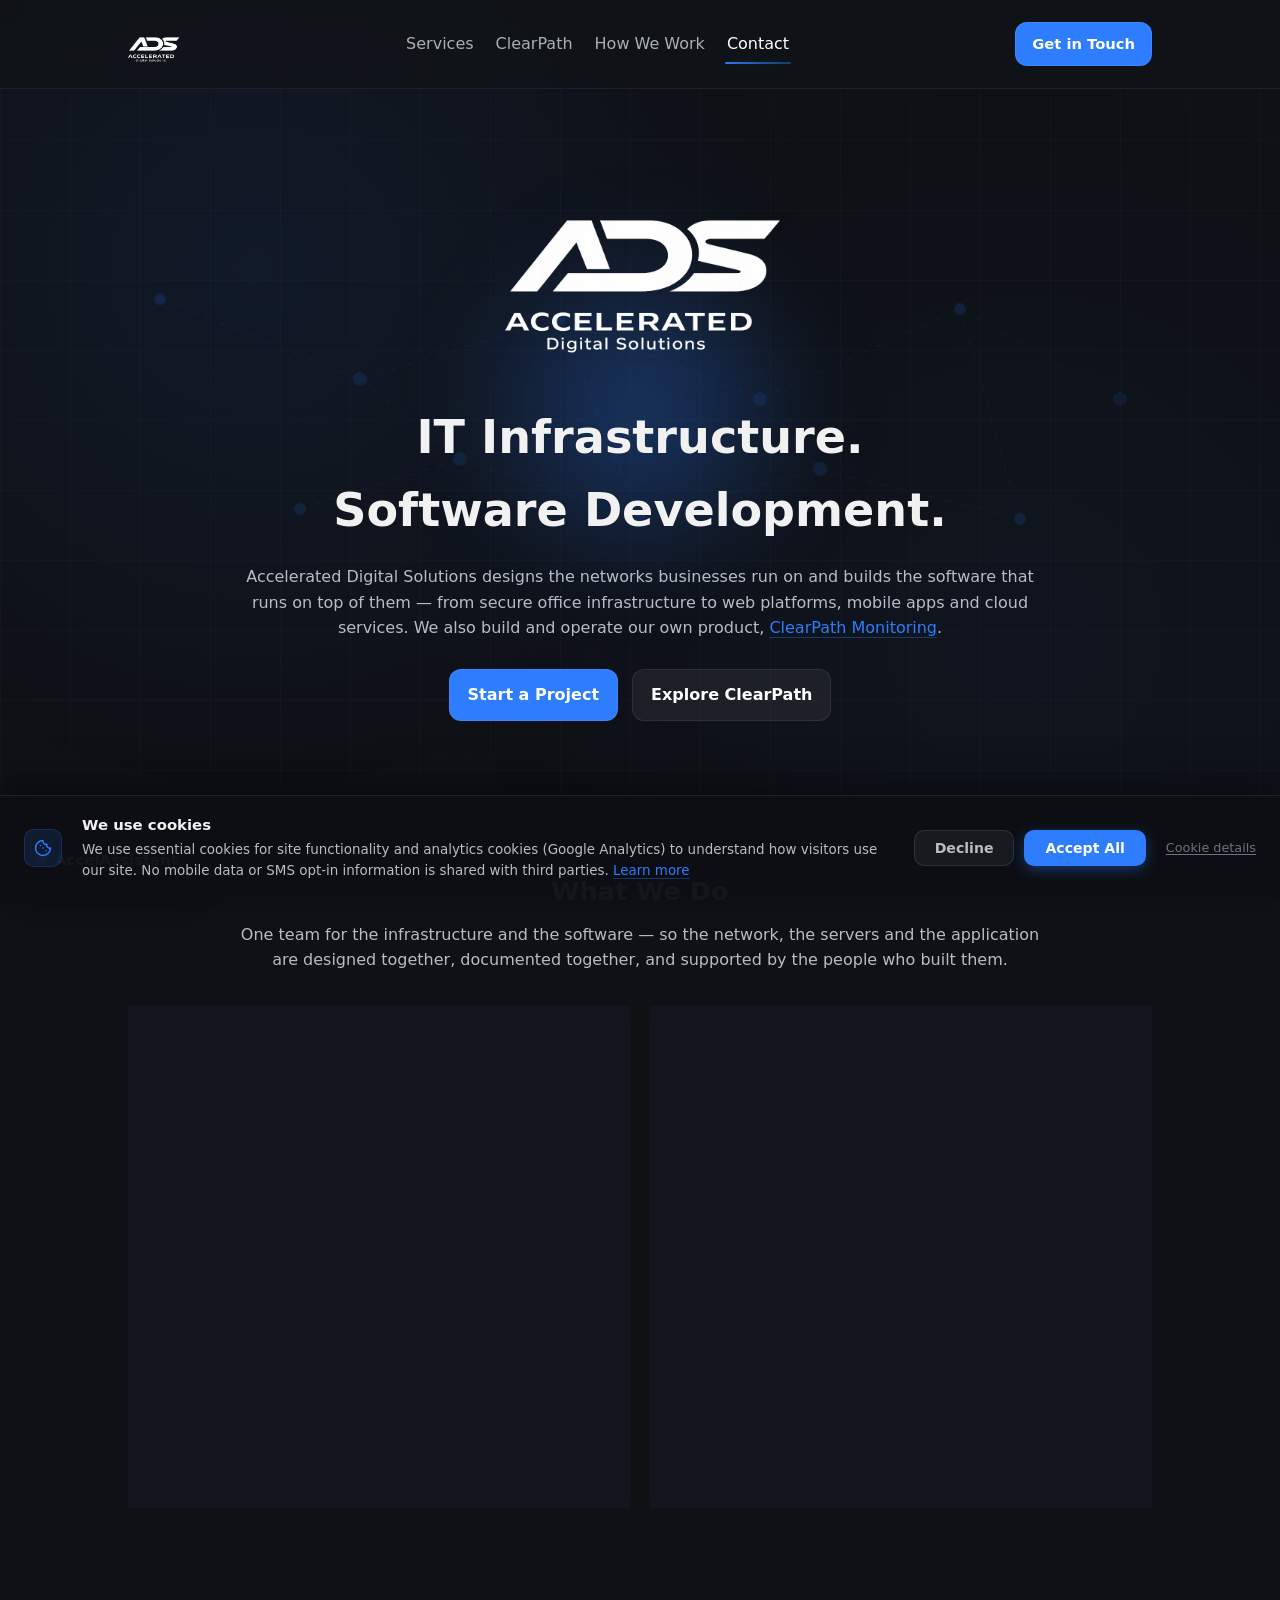
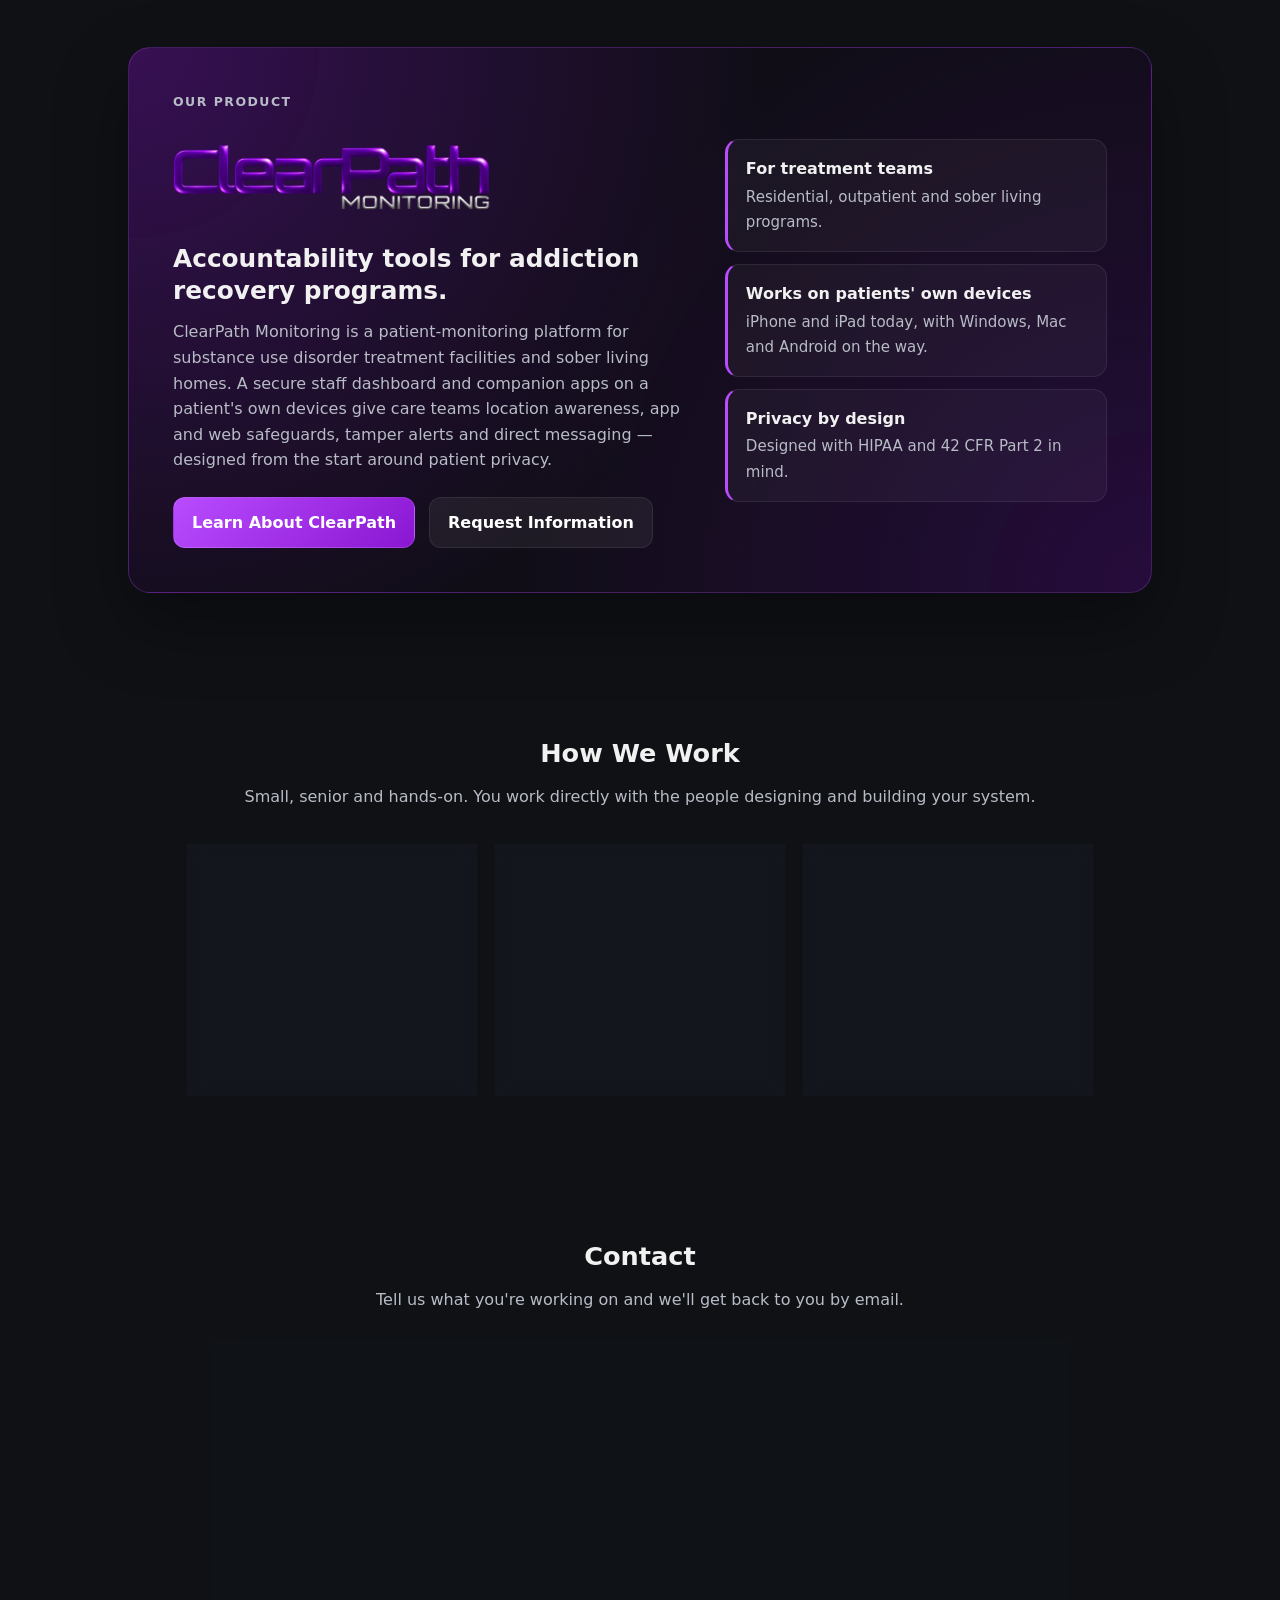
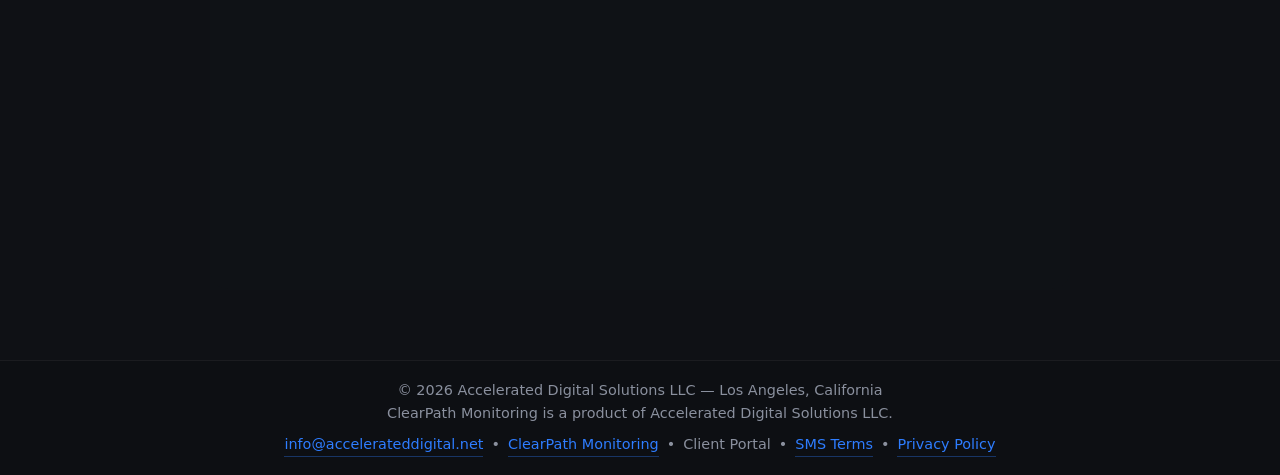
<file: index.html>
<!DOCTYPE html>
<html lang="en">
<head>
  <meta charset="UTF-8" />
  <meta name="viewport" content="width=device-width, initial-scale=1.0" />

  <title>Accelerated Digital Solutions LLC | IT Infrastructure &amp; Software Development — Los Angeles</title>
  <meta name="description" content="Accelerated Digital Solutions LLC is a Los Angeles IT infrastructure and software development company — network design, secure IT, and custom web, mobile and cloud software. Makers of ClearPath Monitoring." />
  <meta name="robots" content="index,follow" />
  <meta name="keywords" content="IT infrastructure Los Angeles, software development Los Angeles, network design, custom software, web application development, iOS app development, healthcare software, ClearPath Monitoring, Accelerated Digital Solutions" />
  <meta name="author" content="Accelerated Digital Solutions LLC" />
  <meta name="geo.region" content="US-CA" />
  <meta name="geo.placename" content="Los Angeles, California" />

  <link rel="canonical" href="https://www.accelerateddigital.net/" />

  <!-- Open Graph (Facebook, LinkedIn, iMessage previews) -->
  <meta property="og:type" content="website" />
  <meta property="og:url" content="https://www.accelerateddigital.net/" />
  <meta property="og:title" content="Accelerated Digital Solutions LLC | IT Infrastructure &amp; Software Development" />
  <meta property="og:description" content="Networks, secure IT and custom software from Los Angeles — and the team behind ClearPath Monitoring." />
  <meta property="og:image" content="https://www.accelerateddigital.net/assets/og-image.png" />
  <meta property="og:image:width" content="1200" />
  <meta property="og:image:height" content="630" />
  <meta property="og:site_name" content="Accelerated Digital Solutions LLC" />
  <meta property="og:locale" content="en_US" />

  <!-- Twitter / X Card -->
  <meta name="twitter:card" content="summary_large_image" />
  <meta name="twitter:url" content="https://www.accelerateddigital.net/" />
  <meta name="twitter:title" content="Accelerated Digital Solutions LLC | IT Infrastructure &amp; Software Development" />
  <meta name="twitter:description" content="Networks, secure IT and custom software from Los Angeles — and the team behind ClearPath Monitoring." />
  <meta name="twitter:image" content="https://www.accelerateddigital.net/assets/og-image.png" />

  <!-- Organization Structured Data (Google rich results) -->
  <script type="application/ld+json">
  {
    "@context": "https://schema.org",
    "@type": "ProfessionalService",
    "name": "Accelerated Digital Solutions LLC",
    "description": "IT infrastructure and software development company in Los Angeles — network design, secure IT, and custom web, mobile and cloud software. Makers of ClearPath Monitoring.",
    "url": "https://www.accelerateddigital.net",
    "email": "info@accelerateddigital.net",
    "logo": "https://www.accelerateddigital.net/assets/ADS%20LOGO%20WHITE.svg",
    "image": "https://www.accelerateddigital.net/assets/og-image.png",
    "address": {
      "@type": "PostalAddress",
      "addressLocality": "Los Angeles",
      "addressRegion": "CA",
      "addressCountry": "US"
    },
    "areaServed": "Greater Los Angeles",
    "serviceType": [
      "IT Infrastructure",
      "Network Design",
      "Software Development",
      "Web Application Development",
      "Mobile App Development",
      "Cloud Hosting and DevOps"
    ],
    "brand": {
      "@type": "Brand",
      "name": "ClearPath Monitoring",
      "url": "https://www.accelerateddigital.net/clearpath"
    },
    "sameAs": []
  }
  </script>

  <!-- Google Analytics with Consent Mode v2 -->
  <script>
    // Set default consent to denied before GA loads — cookie-consent.js updates this on accept
    window.dataLayer = window.dataLayer || [];
    function gtag(){dataLayer.push(arguments);}
    gtag('consent', 'default', {
      analytics_storage: 'denied',
      ad_storage: 'denied',
      wait_for_update: 500
    });
    // If user previously accepted, grant consent immediately so GA fires correctly
    if (localStorage.getItem('ads_cookie_consent') === 'accepted') {
      gtag('consent', 'update', { analytics_storage: 'granted', ad_storage: 'denied' });
    }
    if (localStorage.getItem('ads_cookie_consent') === 'declined') {
      window['ga-disable-G-X59WX00S4E'] = true;
    }
  </script>
  <script async src="https://www.googletagmanager.com/gtag/js?id=G-X59WX00S4E"></script>
  <script>
    gtag('js', new Date());
    gtag('config', 'G-X59WX00S4E', {
      page_title: document.title,
      page_location: window.location.href,
      anonymize_ip: true
    });
  </script>

  <link rel="stylesheet" href="style.css?v=3" />
  <link rel="icon" href="assets/favicon.svg" type="image/svg+xml" />
</head>

<body>
  <a class="skip-link" href="#main-content">Skip to main content</a>

  <div class="bg-grid" aria-hidden="true"></div>

  <header class="site-header" id="siteHeader">
    <a class="brand" href="#top" aria-label="Accelerated Digital Solutions">
      <img
        src="assets/ADS%20LOGO%20WHITE%20MONOGRAM.svg?v=1"
        alt="Accelerated Digital Solutions"
        class="brand-logo"
        draggable="false"
      />
    </a>

    <nav class="site-nav" id="siteNav" aria-label="Primary navigation">
      <a href="#services" data-section="services">Services</a>
      <a href="#clearpath" data-section="clearpath">ClearPath</a>
      <a href="#approach" data-section="approach">How We Work</a>
      <a href="#contact" data-section="contact">Contact</a>
    </nav>

    <a class="btn header-cta" href="#contact">Get in Touch</a>

    <button
      class="nav-hamburger"
      id="navHamburger"
      type="button"
      aria-label="Open navigation menu"
      aria-expanded="false"
      aria-controls="mobileNavPanel"
    >
      <span class="ham-bar"></span>
      <span class="ham-bar"></span>
      <span class="ham-bar"></span>
    </button>
  </header>

  <!-- Mobile nav overlay -->
  <div id="mobileNavPanel" class="mobile-nav-panel" hidden aria-label="Mobile navigation">
    <nav class="mobile-nav-links">
      <a href="#services">Services</a>
      <a href="/clearpath">ClearPath Monitoring</a>
      <a href="#approach">How We Work</a>
      <a href="#contact">Contact</a>
    </nav>
    <a class="mobile-nav-phone" href="mailto:info@accelerateddigital.net">info@accelerateddigital.net</a>
  </div>

  <main id="main-content">
    <section class="hero" id="top">
      <svg class="hero-net" viewBox="0 0 1200 520" preserveAspectRatio="none" aria-hidden="true">
        <g class="net-lines">
          <line x1="120" y1="140" x2="320" y2="220" />
          <line x1="320" y1="220" x2="520" y2="160" />
          <line x1="520" y1="160" x2="720" y2="240" />
          <line x1="720" y1="240" x2="920" y2="150" />
          <line x1="920" y1="150" x2="1080" y2="240" />

          <line x1="260" y1="350" x2="420" y2="300" />
          <line x1="420" y1="300" x2="600" y2="360" />
          <line x1="600" y1="360" x2="780" y2="310" />
          <line x1="780" y1="310" x2="980" y2="360" />

          <line x1="320" y1="220" x2="420" y2="300" />
          <line x1="520" y1="160" x2="600" y2="360" />
          <line x1="720" y1="240" x2="780" y2="310" />
          <line x1="920" y1="150" x2="980" y2="360" />
        </g>

        <g class="net-nodes">
          <circle cx="120" cy="140" r="6" />
          <circle cx="320" cy="220" r="7" />
          <circle cx="520" cy="160" r="6" />
          <circle cx="720" cy="240" r="7" />
          <circle cx="920" cy="150" r="6" />
          <circle cx="1080" cy="240" r="7" />

          <circle cx="260" cy="350" r="6" />
          <circle cx="420" cy="300" r="7" />
          <circle cx="600" cy="360" r="6" />
          <circle cx="780" cy="310" r="7" />
          <circle cx="980" cy="360" r="6" />
        </g>
      </svg>

      <img
        src="assets/ADS%20LOGO%20WHITE.svg?v=1"
        class="hero-logo"
        alt="Accelerated Digital Solutions"
        draggable="false"
      />

      <h1>IT Infrastructure.<br>Software Development.</h1>

      <p>
        Accelerated Digital Solutions designs the networks businesses run on and builds the software that runs on top of them —
        from secure office infrastructure to web platforms, mobile apps and cloud services. We also build and operate our own product,
        <a class="link" href="/clearpath">ClearPath Monitoring</a>.
      </p>

      <div class="hero-actions">
        <a href="#contact" class="btn">Start a Project</a>
        <a href="/clearpath" class="btn btn-ghost">Explore ClearPath</a>
      </div>
    </section>

    <!-- ===== Services: two pillars ===== -->
    <section id="services" class="section" data-observe aria-label="Services">
      <h2>What We Do</h2>
      <p class="section-text">
        One team for the infrastructure and the software — so the network, the servers and the application are designed together, documented together, and supported by the people who built them.
      </p>

      <div class="pillars">
        <article class="pillar card reveal">
          <div class="pillar-icon" aria-hidden="true">
            <svg viewBox="0 0 24 24" fill="none" stroke="currentColor" stroke-width="1.8" stroke-linecap="round" stroke-linejoin="round"><rect x="2" y="3" width="20" height="7" rx="2"/><rect x="2" y="14" width="20" height="7" rx="2"/><path d="M6 6.5h.01M6 17.5h.01M10 6.5h8M10 17.5h8"/></svg>
          </div>
          <h3>IT Infrastructure</h3>
          <p>Business-grade networks and systems, installed clean and handed over with documentation you can actually use.</p>
          <ul class="pillar-list">
            <li>Network design — routing, switching, VLANs and firewalls</li>
            <li>Enterprise Wi-Fi planning and deployment</li>
            <li>Structured cabling, racks and labeling</li>
            <li>IP cameras and secure remote access</li>
            <li>Workstation, server and office IT setup and support</li>
            <li>Production and streaming networks</li>
          </ul>
        </article>

        <article class="pillar card reveal">
          <div class="pillar-icon" aria-hidden="true">
            <svg viewBox="0 0 24 24" fill="none" stroke="currentColor" stroke-width="1.8" stroke-linecap="round" stroke-linejoin="round"><path d="M8 9l-4 3 4 3M16 9l4 3-4 3M13.5 5l-3 14"/></svg>
          </div>
          <h3>Software Development</h3>
          <p>Custom software built end to end — from the database and API to the screens people use every day.</p>
          <ul class="pillar-list">
            <li>Web applications, dashboards and client portals</li>
            <li>Native iPhone and iPad apps</li>
            <li>Desktop and mobile device software for Windows, macOS and Android</li>
            <li>APIs, integrations and real-time systems</li>
            <li>Cloud hosting, Linux servers, deployment and backups</li>
            <li>Privacy-first design for regulated work such as healthcare</li>
          </ul>
        </article>
      </div>
    </section>

    <!-- ===== ClearPath product band ===== -->
    <section id="clearpath" class="section" data-observe aria-label="ClearPath Monitoring">
      <div class="product-band reveal-block">
        <div class="product-band-copy">
          <p class="eyebrow eyebrow-cp">Our product</p>
          <img
            src="assets/clearpath/clearpath-wordmark.webp"
            alt="ClearPath Monitoring"
            class="cp-wordmark"
            width="360" height="113"
            draggable="false"
          />
          <h2>Accountability tools for addiction recovery programs.</h2>
          <p>
            ClearPath Monitoring is a patient-monitoring platform for substance use disorder treatment facilities and sober living homes.
            A secure staff dashboard and companion apps on a patient's own devices give care teams location awareness, app and web
            safeguards, tamper alerts and direct messaging — designed from the start around patient privacy.
          </p>
          <div class="hero-actions product-actions">
            <a href="/clearpath" class="btn btn-cp">Learn About ClearPath</a>
            <a href="/clearpath#cp-contact" class="btn btn-ghost">Request Information</a>
          </div>
        </div>

        <ul class="product-points" aria-label="ClearPath highlights">
          <li>
            <strong>For treatment teams</strong>
            <span>Residential, outpatient and sober living programs.</span>
          </li>
          <li>
            <strong>Works on patients' own devices</strong>
            <span>iPhone and iPad today, with Windows, Mac and Android on the way.</span>
          </li>
          <li>
            <strong>Privacy by design</strong>
            <span>Designed with HIPAA and 42 CFR Part 2 in mind.</span>
          </li>
        </ul>
      </div>
    </section>

    <!-- ===== How we work ===== -->
    <section id="approach" class="section" data-observe aria-label="How We Work">
      <h2>How We Work</h2>
      <p class="section-text">
        Small, senior and hands-on. You work directly with the people designing and building your system.
      </p>

      <div class="cards">
        <div class="card reveal">
          <p class="step-num">01</p>
          <h3>Plan</h3>
          <p>We learn how your team works, then propose a clear plan — scope, architecture, timeline and cost — before anything is built.</p>
        </div>

        <div class="card reveal">
          <p class="step-num">02</p>
          <h3>Build</h3>
          <p>Clean installs and clean code, with security built in from the start and regular check-ins so there are no surprises.</p>
        </div>

        <div class="card reveal">
          <p class="step-num">03</p>
          <h3>Support</h3>
          <p>Documentation, handoff and ongoing support from the team that built it — networks, servers and software alike.</p>
        </div>
      </div>
    </section>

    <section id="contact" class="section" data-observe aria-label="Contact">
      <h2>Contact</h2>
      <p class="section-text">
        Tell us what you're working on and we'll get back to you by email.
      </p>

      <div class="contact-wrap">
        <form id="contactForm" class="contact-form" novalidate>
          <input type="text" name="fax" id="fax" autocomplete="off" tabindex="-1" aria-hidden="true" />

          <div class="field">
            <label for="name">Name</label>
            <input type="text" name="name" id="name" placeholder="Your name" required autocomplete="name" />
          </div>

          <div class="field">
            <label for="email">Email</label>
            <input type="email" name="email" id="email" placeholder="you@emailprovider.com" required autocomplete="email" />
          </div>

          <div class="field field-full">
            <label for="topic">What can we help with?</label>
            <select name="topic" id="topic">
              <option value="IT infrastructure">IT infrastructure</option>
              <option value="Software development">Software development</option>
              <option value="ClearPath Monitoring">ClearPath Monitoring</option>
              <option value="Something else">Something else</option>
            </select>
          </div>

          <div class="field field-full">
            <label for="message">Message</label>
            <textarea name="message" id="message" placeholder="Tell us what you need help with…" rows="6" required></textarea>
          </div>

          <div class="field field-full turnstile-row">
            <div
              class="cf-turnstile"
              data-sitekey="0x4AAAAAAClxR7FVt3S2YrrD"
              data-response-field-name="contact-turnstile-response"
            ></div>
          </div>

          <div class="field field-full actions-row">
            <button class="btn" type="submit">Send Message</button>
            <p id="formStatus" class="form-status" aria-live="polite"></p>
          </div>

          <div class="contact-alt contact-emails">
            <p>
              <span class="contact-label">General &amp; projects</span>
              <a class="link" href="mailto:info@accelerateddigital.net">info@accelerateddigital.net</a>
            </p>
            <p>
              <span class="contact-label">ClearPath Monitoring</span>
              <a class="link link-cp" href="mailto:support@clearpathmonitoring.com">support@clearpathmonitoring.com</a>
            </p>
          </div>
        </form>
      </div>
    </section>
  </main>

  <footer class="site-footer">
    <div class="site-footer-inner">
      <div>© 2026 Accelerated Digital Solutions LLC — Los Angeles, California<br>
        ClearPath Monitoring is a product of Accelerated Digital Solutions LLC.</div>
      <div class="site-footer-links">
        <a class="link" href="mailto:info@accelerateddigital.net">info@accelerateddigital.net</a>
        <span aria-hidden="true">•</span>
        <a class="link" href="/clearpath">ClearPath Monitoring</a>
        <span aria-hidden="true">•</span>
        <button class="link" id="portalFooterBtn" type="button">Client Portal</button>
        <span aria-hidden="true">•</span>
        <a class="link" href="/sms-terms">SMS Terms</a>
        <span aria-hidden="true">•</span>
        <a class="link" href="/privacy-policy">Privacy Policy</a>
      </div>
    </div>
  </footer>

  <script src="https://challenges.cloudflare.com/turnstile/v0/api.js" async defer></script>
  <script src="accel-assistant.js?v=2" defer></script>

  <script>
    (function () {
      const header = document.getElementById("siteHeader");
      const onScroll = () => header.classList.toggle("scrolled", (window.scrollY || 0) > 10);
      window.addEventListener("scroll", onScroll, { passive: true });
      onScroll();
    })();

    (function () {
      const navLinks = Array.from(document.querySelectorAll(".site-nav a[data-section]"));
      const sections = Array.from(document.querySelectorAll("section[data-observe]"));
      const setActive = (id) => navLinks.forEach(a => a.classList.toggle("active", a.dataset.section === id));

      const io = new IntersectionObserver((entries) => {
        const visible = entries.filter(e => e.isIntersecting).sort((a, b) => b.intersectionRatio - a.intersectionRatio)[0];
        if (visible?.target?.id) setActive(visible.target.id);
      }, { threshold: [0.2, 0.35, 0.5, 0.65], rootMargin: "-20% 0px -60% 0px" });

      sections.forEach(s => io.observe(s));
    })();

    (function () {
      const items = Array.from(document.querySelectorAll(".card.reveal, .reveal-block"));
      const io = new IntersectionObserver((entries) => {
        entries.forEach(e => { if (e.isIntersecting) e.target.classList.add("visible"); });
      }, { threshold: 0.12 });
      items.forEach(c => io.observe(c));
    })();

    (function () {
      const cards = Array.from(document.querySelectorAll(".card"));
      cards.forEach(card => {
        card.addEventListener("mousemove", (e) => {
          const r = card.getBoundingClientRect();
          card.style.setProperty("--mx", (e.clientX - r.left) + "px");
          card.style.setProperty("--my", (e.clientY - r.top) + "px");
        });
      });
    })();

    // Pre-select the ClearPath topic when arriving from a ClearPath link (?topic=clearpath)
    (function () {
      const topic = new URLSearchParams(location.search).get("topic");
      const sel = document.getElementById("topic");
      if (sel && topic === "clearpath") sel.value = "ClearPath Monitoring";
    })();

    // Contact form submit
    (function () {
      const form = document.getElementById("contactForm");
      const statusEl = document.getElementById("formStatus");
      if (!form) return;

      form.addEventListener("submit", async (e) => {
        e.preventDefault();
        statusEl.textContent = "Sending…";

        const topic = document.getElementById("topic").value;
        const rawMessage = document.getElementById("message").value.trim();

        const payload = {
          name: document.getElementById("name").value.trim(),
          email: document.getElementById("email").value.trim(),
          topic,
          product: topic === "ClearPath Monitoring" ? "clearpath" : "",
          message: rawMessage ? `Topic: ${topic}\n\n${rawMessage}` : "",
          fax: document.getElementById("fax").value.trim(),
          turnstileToken: form["contact-turnstile-response"]?.value || ""
        };

        if (!payload.name || !payload.email || !rawMessage) { statusEl.textContent = "Please complete all fields."; return; }
        if (!payload.turnstileToken) { statusEl.textContent = "Please complete the verification."; return; }

        try {
          const res = await fetch("/api/contact", {
            method: "POST",
            headers: { "Content-Type": "application/json" },
            body: JSON.stringify(payload)
          });

          const data = await res.json().catch(() => ({}));
          if (!res.ok) { statusEl.textContent = data?.error || "Could not send. Please try again."; return; }

          statusEl.textContent = "Message sent! We'll reply soon. If you don't see a confirmation email, check your spam folder.";
          form.reset();
          if (window.turnstile) window.turnstile.reset();
        } catch {
          statusEl.textContent = "Network error. Please try again, or email info@accelerateddigital.net.";
        }
      });
    })();
  </script>
  <script>
    (function () {
      const hamburger = document.getElementById('navHamburger');
      const panel = document.getElementById('mobileNavPanel');
      if (!hamburger || !panel) return;

      const setOpen = (open) => {
        hamburger.setAttribute('aria-expanded', open ? 'true' : 'false');
        hamburger.classList.toggle('is-open', open);
        panel.hidden = !open;
        document.body.classList.toggle('nav-open', open);
      };

      hamburger.addEventListener('click', () => {
        setOpen(hamburger.getAttribute('aria-expanded') !== 'true');
      });

      panel.querySelectorAll('a').forEach(link => {
        link.addEventListener('click', () => setOpen(false));
      });

      document.addEventListener('keydown', (e) => {
        if (e.key === 'Escape') setOpen(false);
      });
    })();
  </script>

  <!-- Client Portal Modal -->
  <div id="portalModal" class="portal-modal-backdrop" hidden aria-modal="true" role="dialog" aria-labelledby="portalModalTitle">
    <div class="portal-modal">
      <button class="portal-modal-close" id="portalModalClose" aria-label="Close client portal dialog">✕</button>

      <div class="portal-modal-icon" aria-hidden="true">
        <svg width="28" height="28" viewBox="0 0 24 24" fill="none" stroke="currentColor" stroke-width="2" stroke-linecap="round" stroke-linejoin="round"><rect x="3" y="11" width="18" height="11" rx="2"/><path d="M7 11V7a5 5 0 0 1 10 0v4"/></svg>
      </div>

      <h2 id="portalModalTitle" class="portal-modal-title">Client Portal</h2>
      <p class="portal-modal-sub">View and download your invoices from Accelerated Digital Solutions.</p>

      <a href="https://accounting.accelerateddigital.net" target="_blank" rel="noopener noreferrer" class="btn portal-modal-btn">
        Log In to Your Portal
        <svg width="14" height="14" viewBox="0 0 24 24" fill="none" stroke="currentColor" stroke-width="2.5" stroke-linecap="round" stroke-linejoin="round" aria-hidden="true"><path d="M18 13v6a2 2 0 0 1-2 2H5a2 2 0 0 1-2-2V8a2 2 0 0 1 2-2h6"/><polyline points="15 3 21 3 21 9"/><line x1="10" y1="14" x2="21" y2="3"/></svg>
      </a>

      <div class="portal-modal-steps">
        <p class="portal-modal-steps-label">First time? Here's how it works:</p>
        <ol class="portal-modal-list">
          <li>
            <span class="portal-step-num" aria-hidden="true">1</span>
            <span>We send you an invoice by email — it includes a direct link to view it.</span>
          </li>
          <li>
            <span class="portal-step-num" aria-hidden="true">2</span>
            <span>Click <strong>Log In to Your Portal</strong> above and sign in with the email address we have on file for you.</span>
          </li>
          <li>
            <span class="portal-step-num" aria-hidden="true">3</span>
            <span>View all your invoices, check balances, and download PDFs anytime.</span>
          </li>
        </ol>
      </div>

      <p class="portal-modal-help">
        Don't have access yet or having trouble?
        <a href="#contact" class="link" id="portalContactLink">Contact us</a> and we'll get you set up.
      </p>
    </div>
  </div>
  <script>
    (() => {
      const modal    = document.getElementById('portalModal');
      const openBtn  = document.getElementById('portalFooterBtn');
      const closeBtn = document.getElementById('portalModalClose');
      const contactLink = document.getElementById('portalContactLink');
      let lastFocused;

      function openModal() {
        lastFocused = document.activeElement;
        modal.hidden = false;
        document.body.classList.add('modal-open');
        closeBtn.focus();
      }

      function closeModal() {
        modal.hidden = true;
        document.body.classList.remove('modal-open');
        if (lastFocused) lastFocused.focus();
      }

      openBtn.addEventListener('click', openModal);
      closeBtn.addEventListener('click', closeModal);

      modal.addEventListener('click', e => {
        if (e.target === modal) closeModal();
      });

      modal.addEventListener('keydown', e => {
        if (e.key === 'Escape') { closeModal(); return; }
        if (e.key === 'Tab') {
          const focusable = [...modal.querySelectorAll('a, button, [tabindex]:not([tabindex="-1"])')];
          const first = focusable[0];
          const last  = focusable[focusable.length - 1];
          if (e.shiftKey && document.activeElement === first) {
            e.preventDefault(); last.focus();
          } else if (!e.shiftKey && document.activeElement === last) {
            e.preventDefault(); first.focus();
          }
        }
      });

      contactLink.addEventListener('click', () => {
        closeModal();
      });
    })();
  </script>

  <script src="cookie-consent.js" defer></script>
</body>
</html>
</file>
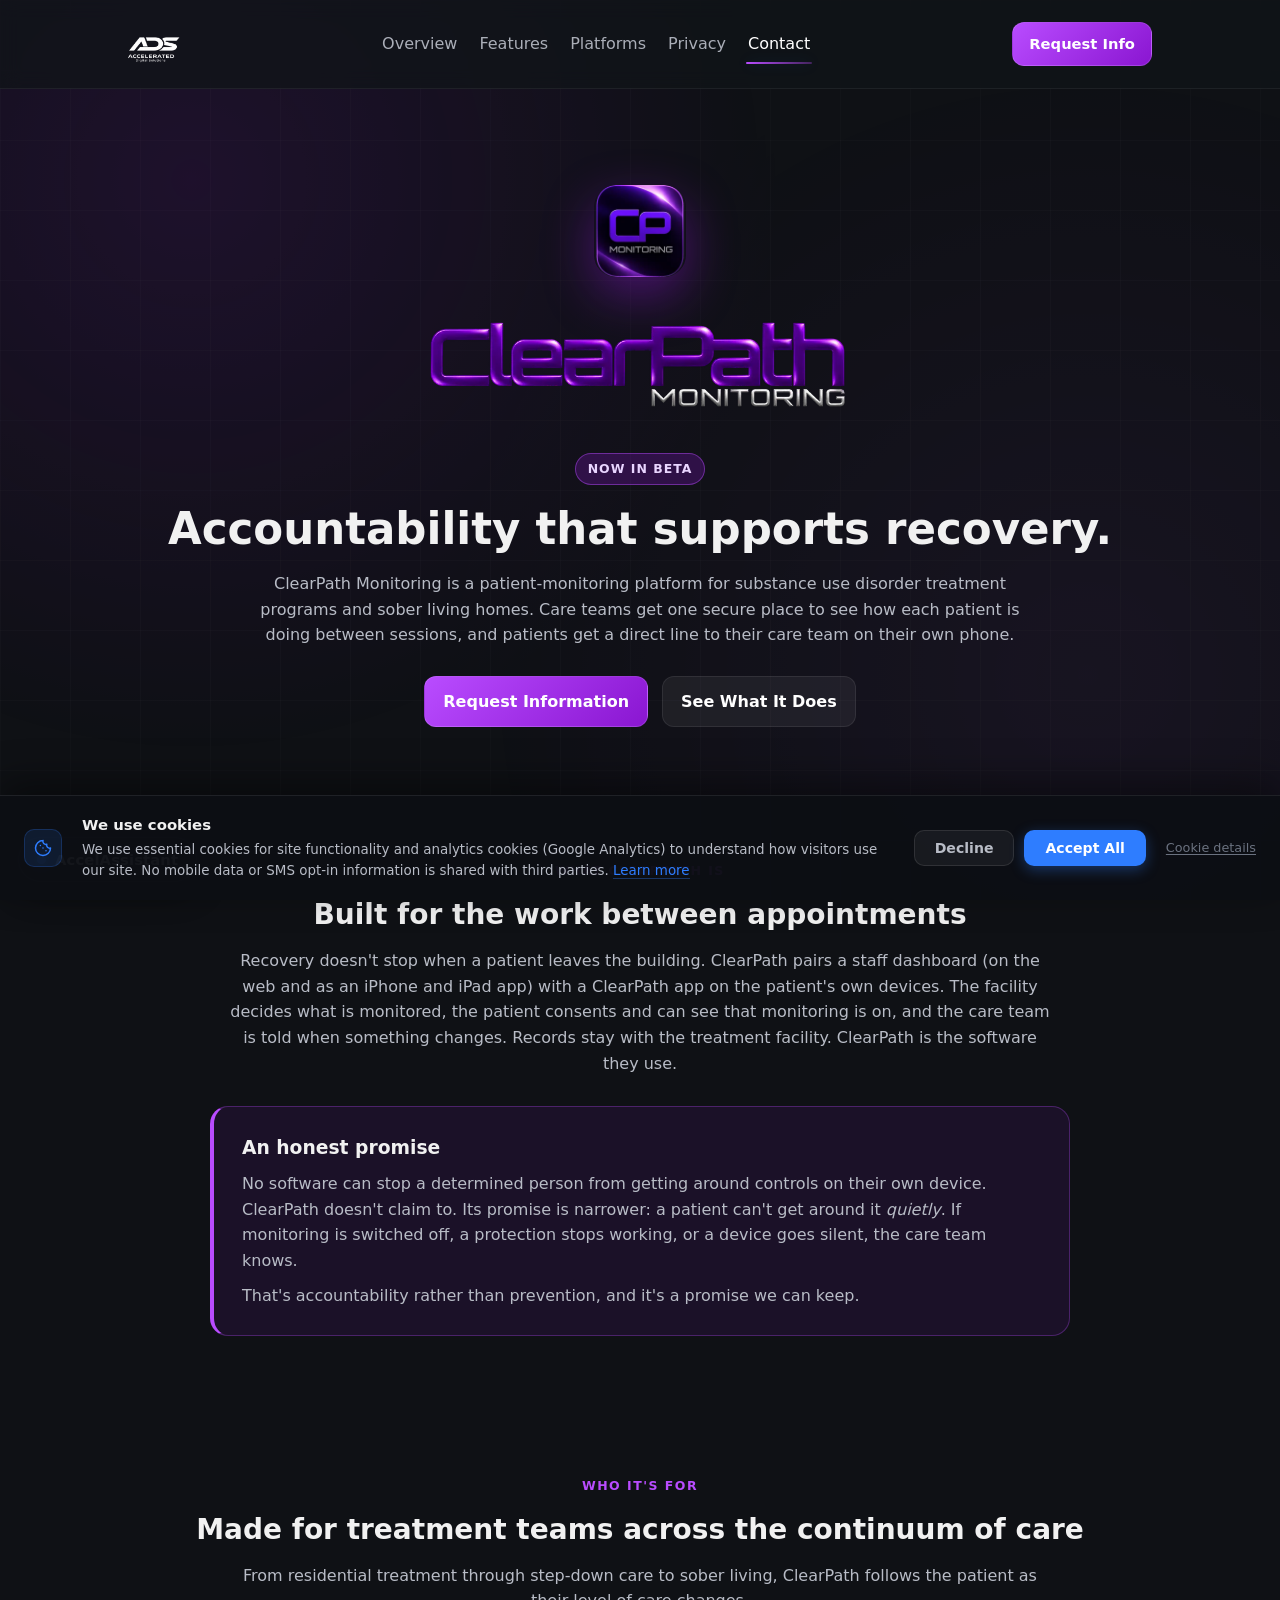
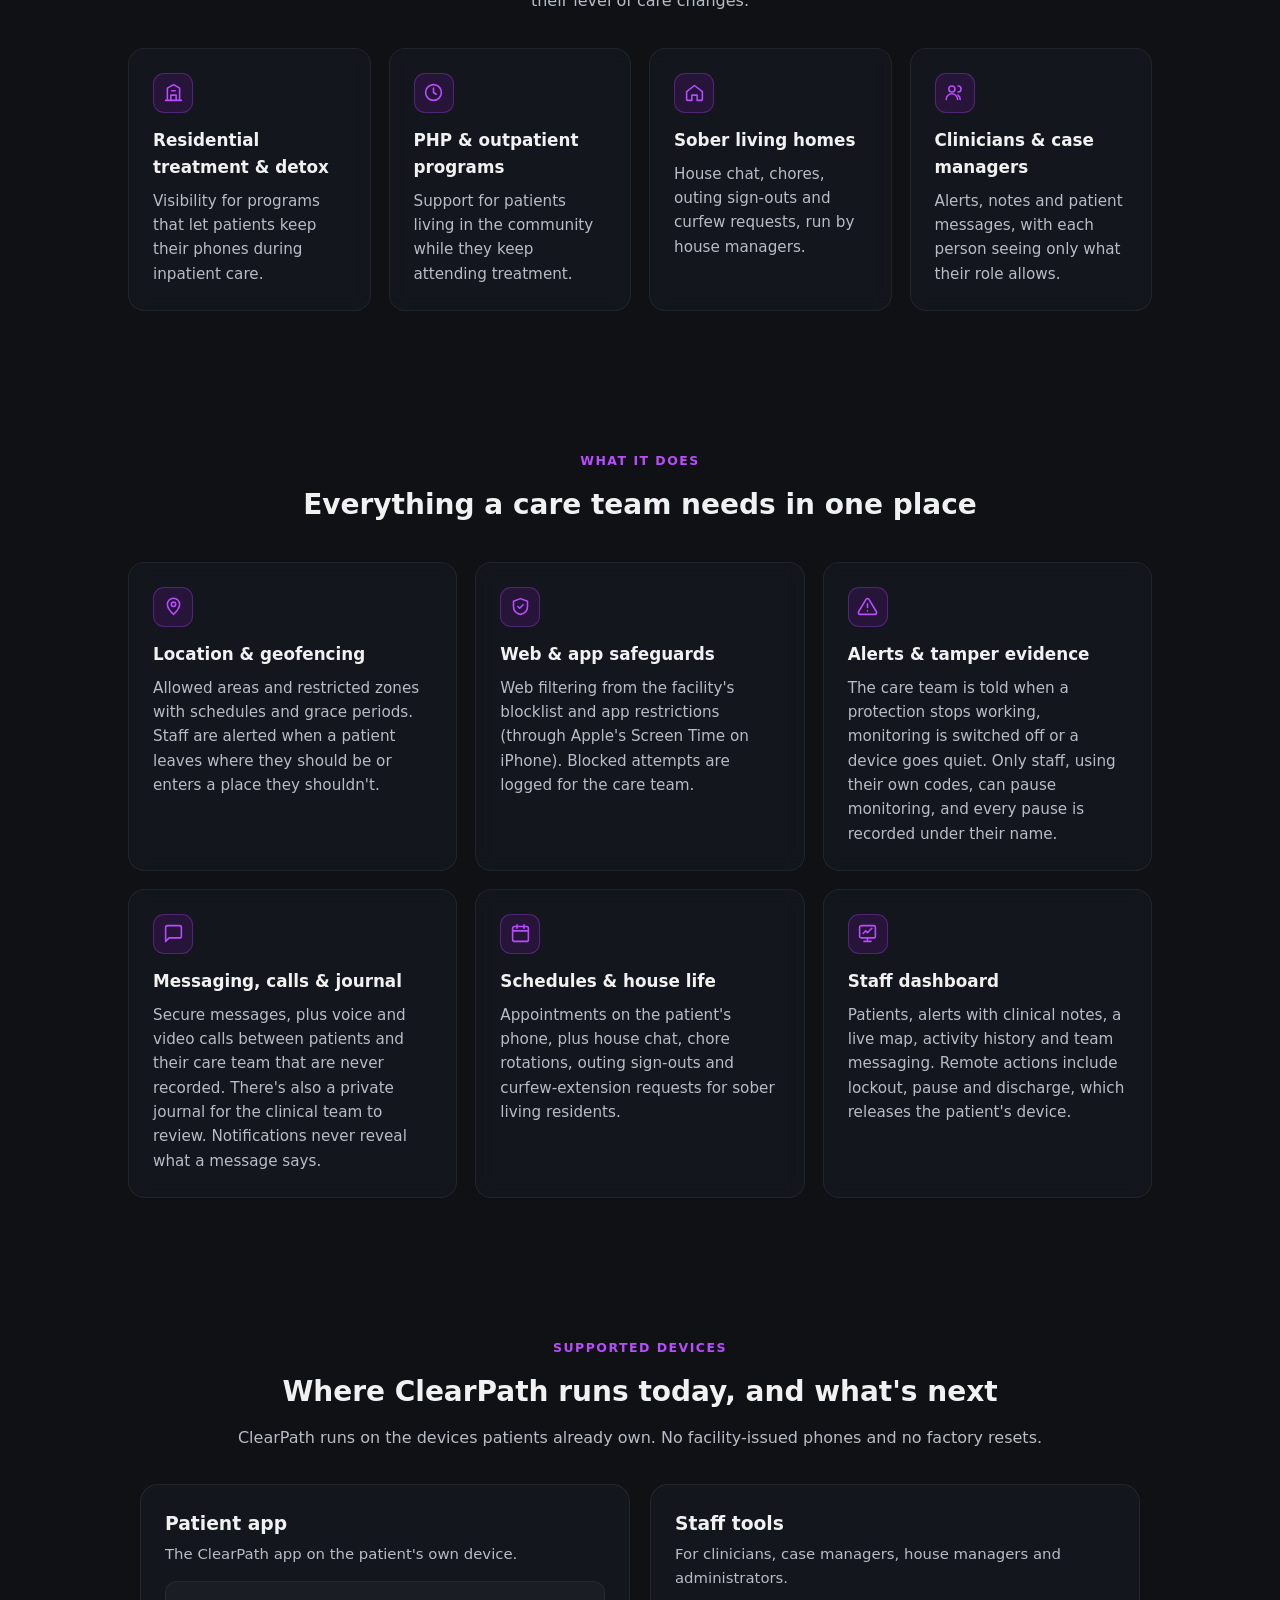
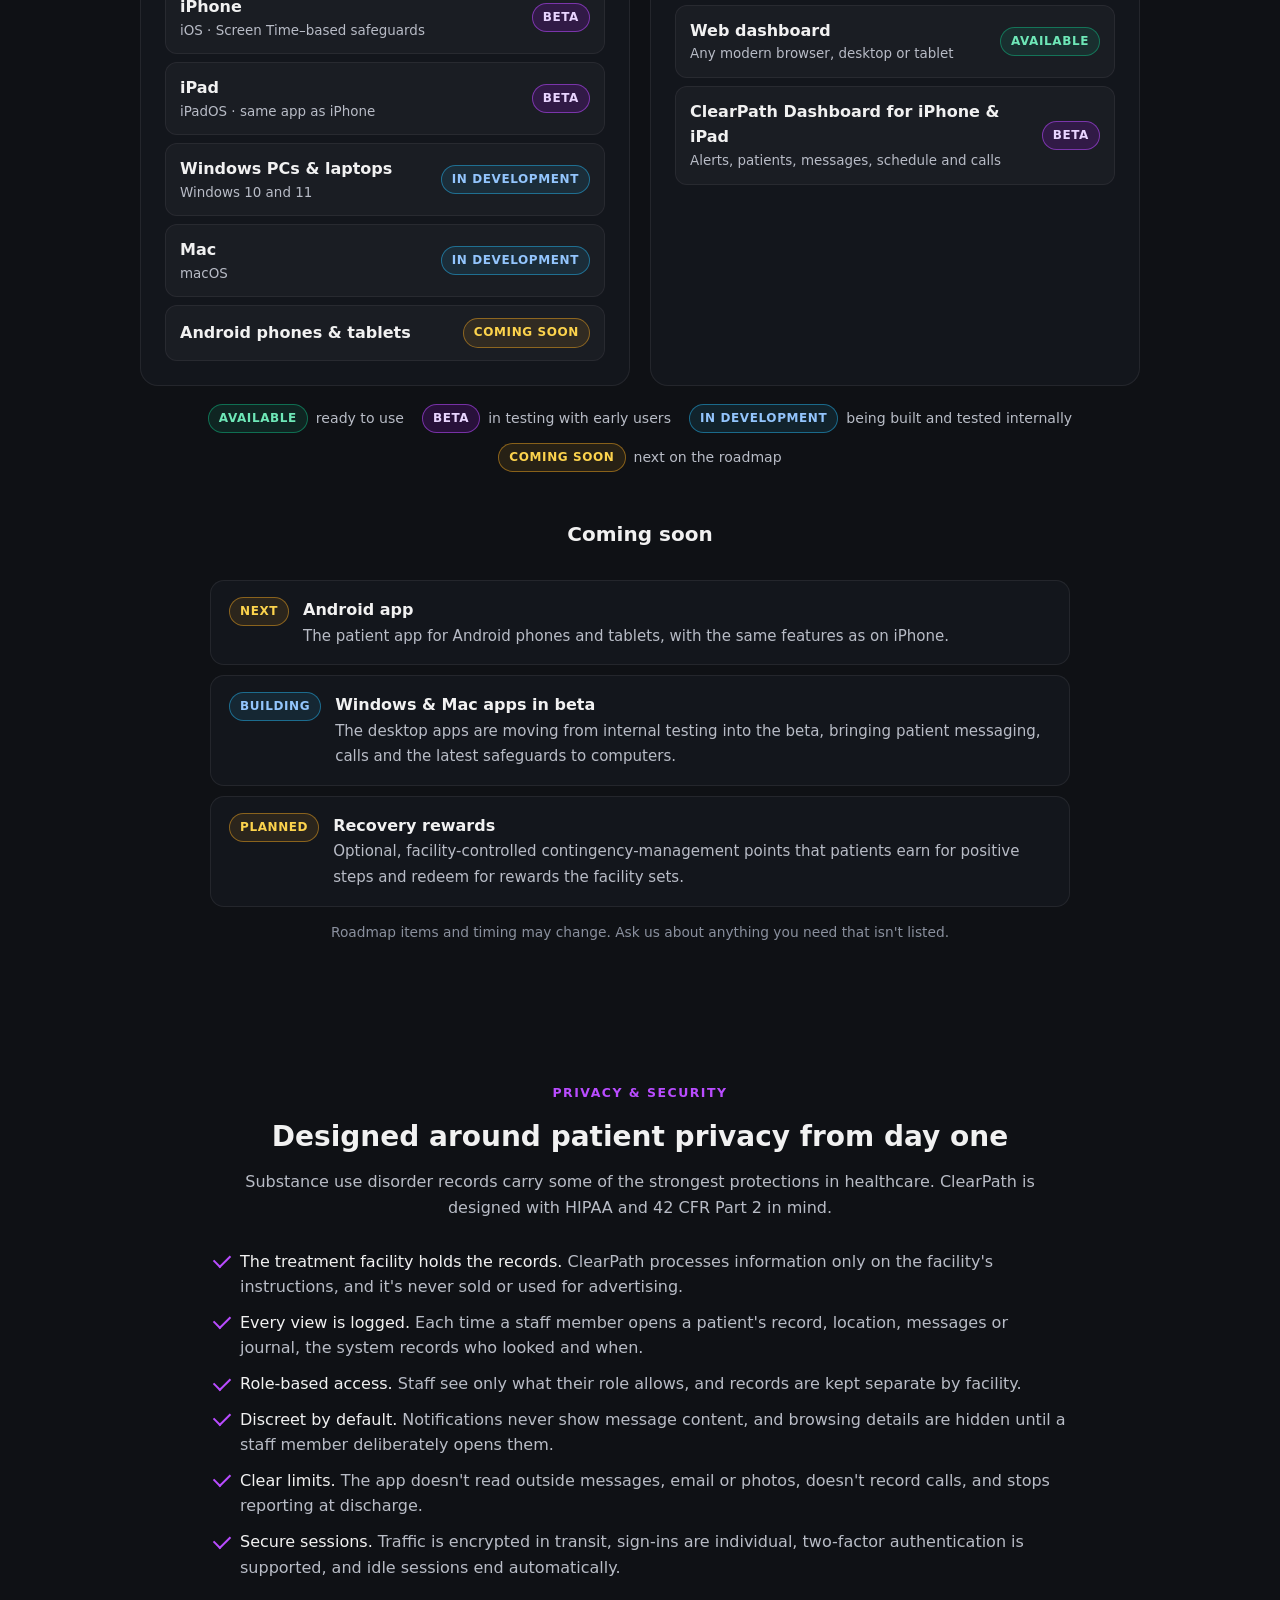
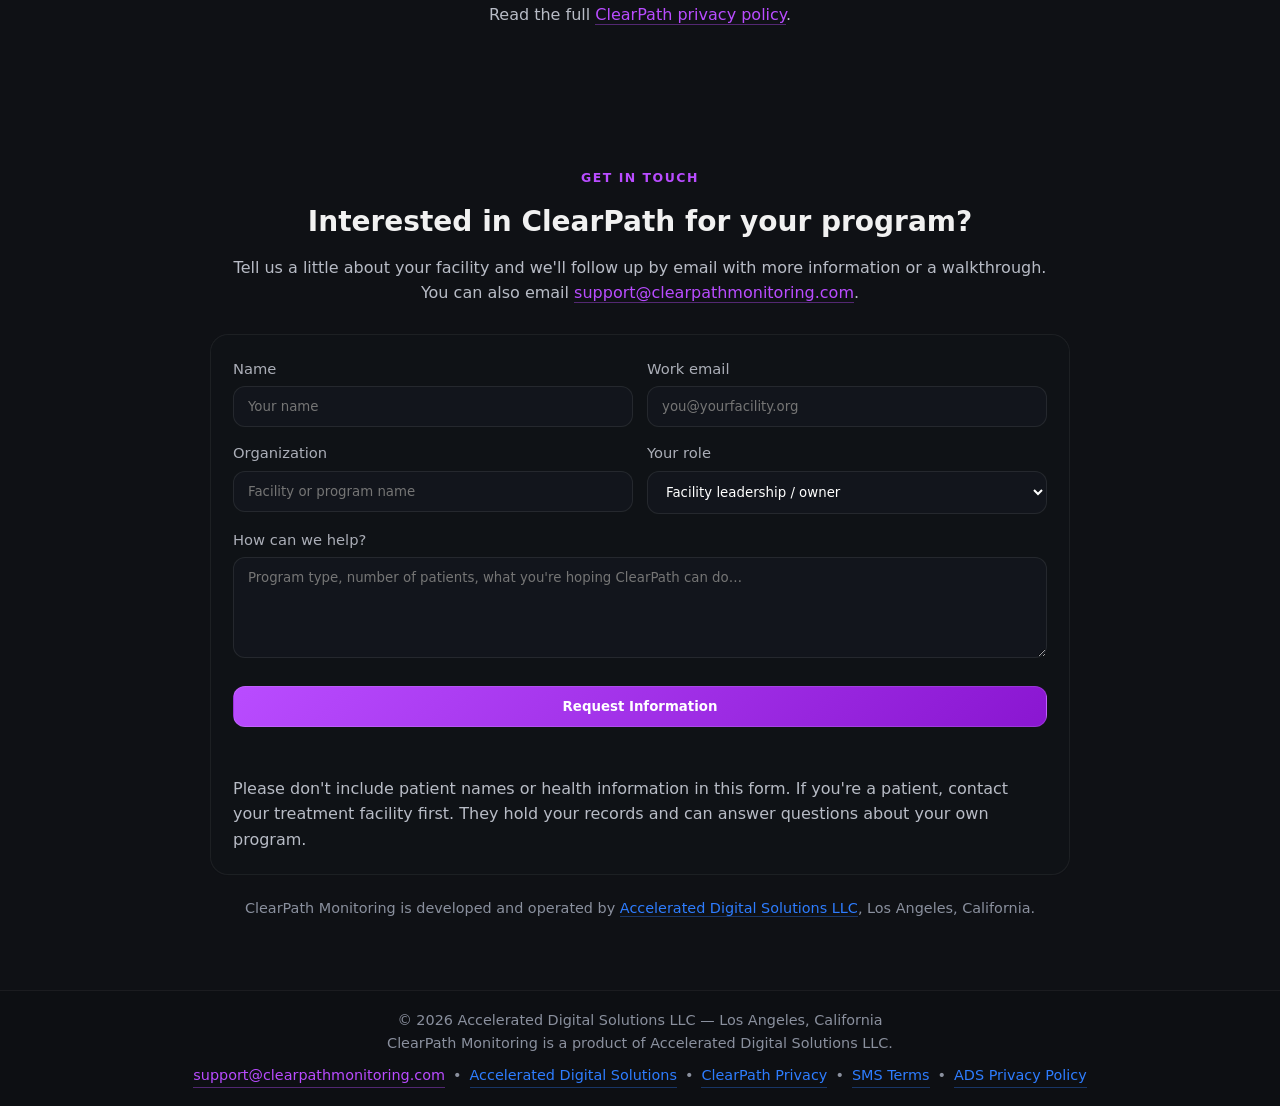
<file: clearpath.html>
<!DOCTYPE html>
<html lang="en">
<head>
  <meta charset="UTF-8" />
  <meta name="viewport" content="width=device-width, initial-scale=1.0" />

  <title>ClearPath Monitoring | Patient Monitoring for Addiction Treatment Programs — by Accelerated Digital Solutions</title>
  <meta name="description" content="ClearPath Monitoring gives substance use disorder treatment programs and sober living homes location awareness, app and web safeguards, tamper alerts and secure messaging on patients' own devices — designed with HIPAA and 42 CFR Part 2 in mind." />
  <meta name="robots" content="index,follow" />
  <meta name="author" content="Accelerated Digital Solutions LLC" />

  <link rel="canonical" href="https://www.accelerateddigital.net/clearpath" />

  <meta property="og:type" content="website" />
  <meta property="og:url" content="https://www.accelerateddigital.net/clearpath" />
  <meta property="og:title" content="ClearPath Monitoring — accountability tools for addiction recovery programs" />
  <meta property="og:description" content="Patient monitoring for SUD treatment facilities and sober living homes, built by Accelerated Digital Solutions." />
  <meta property="og:image" content="https://clearpathmonitoring.com/brand/clearpath-wordmark.png" />
  <meta property="og:site_name" content="Accelerated Digital Solutions LLC" />
  <meta name="twitter:card" content="summary" />
  <meta name="twitter:title" content="ClearPath Monitoring" />
  <meta name="twitter:description" content="Patient monitoring for SUD treatment facilities and sober living homes, built by Accelerated Digital Solutions." />
  <meta name="twitter:image" content="https://clearpathmonitoring.com/brand/cp-icon-192.png" />

  <script type="application/ld+json">
  {
    "@context": "https://schema.org",
    "@type": "SoftwareApplication",
    "name": "ClearPath Monitoring",
    "applicationCategory": "HealthApplication",
    "operatingSystem": "iOS, iPadOS, Web",
    "description": "Patient-monitoring platform for substance use disorder treatment facilities and sober living homes.",
    "url": "https://www.accelerateddigital.net/clearpath",
    "image": "https://clearpathmonitoring.com/brand/cp-icon-192.png",
    "publisher": {
      "@type": "Organization",
      "name": "Accelerated Digital Solutions LLC",
      "url": "https://www.accelerateddigital.net"
    }
  }
  </script>

  <!-- Google Analytics with Consent Mode v2 -->
  <script>
    window.dataLayer = window.dataLayer || [];
    function gtag(){dataLayer.push(arguments);}
    gtag('consent', 'default', { analytics_storage: 'denied', ad_storage: 'denied', wait_for_update: 500 });
    if (localStorage.getItem('ads_cookie_consent') === 'accepted') {
      gtag('consent', 'update', { analytics_storage: 'granted', ad_storage: 'denied' });
    }
    if (localStorage.getItem('ads_cookie_consent') === 'declined') {
      window['ga-disable-G-X59WX00S4E'] = true;
    }
  </script>
  <script async src="https://www.googletagmanager.com/gtag/js?id=G-X59WX00S4E"></script>
  <script>
    gtag('js', new Date());
    gtag('config', 'G-X59WX00S4E', { page_title: document.title, page_location: window.location.href, anonymize_ip: true });
  </script>

  <link rel="stylesheet" href="style.css?v=3" />
  <link rel="icon" href="assets/favicon.svg" type="image/svg+xml" />

  <style>
    /* ===== ClearPath page — purple theme layered over the ADS base ===== */
    .cp-page .bg-grid{
      background-image:
        linear-gradient(to right, rgba(255,255,255,0.035) 1px, transparent 1px),
        linear-gradient(to bottom, rgba(255,255,255,0.035) 1px, transparent 1px),
        radial-gradient(circle at 15% 20%, rgba(138,22,209,0.28), transparent 45%),
        radial-gradient(circle at 85% 75%, rgba(185,76,255,0.12), transparent 50%);
    }
    .cp-page .site-nav a.active::after{ background: linear-gradient(90deg, var(--cp-light), rgba(185,76,255,0.3)); }
    .cp-page .card:hover{ border-color: rgba(185,76,255,0.4); }
    .cp-page .card::before{
      background: radial-gradient(600px circle at var(--mx, 50%) var(--my, 50%), rgba(185,76,255,0.20), transparent 45%);
    }

    .cp-hero{
      padding: 96px 10% 64px;
      text-align: center;
      position: relative;
    }
    .cp-hero-icon{
      width: 92px; height: 92px;
      border-radius: 22px;
      display: block;
      margin: 0 auto 18px;
      box-shadow: 0 18px 50px rgba(138,22,209,0.45);
    }
    .cp-hero .cp-wordmark{ margin: 0 auto 26px; width: 420px; }
    .cp-hero h1{
      font-size: clamp(2rem, 3.4vw, 2.9rem);
      line-height: 1.2;
      margin-bottom: 16px;
    }
    .cp-hero p{ color: var(--muted); max-width: 780px; margin: 0 auto 28px; }
    .cp-badge{
      display: inline-block;
      font-size: 0.78rem;
      font-weight: 700;
      letter-spacing: 0.08em;
      text-transform: uppercase;
      color: #e9d5ff;
      background: rgba(138,22,209,0.25);
      border: 1px solid rgba(185,76,255,0.45);
      padding: 5px 12px;
      border-radius: 999px;
      margin-bottom: 18px;
    }

    .cp-page .section h2{ font-size: 1.75rem; }
    .cp-page .eyebrow{ color: var(--cp-light); }

    .promise{
      max-width: 860px;
      margin: 30px auto 0;
      text-align: left;
      padding: 26px 28px;
      border-radius: 18px;
      background: rgba(138,22,209,0.10);
      border: 1px solid rgba(185,76,255,0.30);
      border-left: 4px solid var(--cp-light);
    }
    .promise h3{ margin-bottom: 8px; }
    .promise p{ color: var(--muted); }
    .promise p + p{ margin-top: 10px; }

    .grid{
      display: grid;
      gap: 18px;
      max-width: 1100px;
      margin: 34px auto 0;
      text-align: left;
    }
    .grid-4{ grid-template-columns: repeat(4, minmax(0,1fr)); }
    .grid-3{ grid-template-columns: repeat(3, minmax(0,1fr)); }
    .grid .card{ width: auto; padding: 24px; }
    .grid .card h3{ font-size: 1.05rem; }
    .grid .card p{ font-size: 0.95rem; }

    .feat-icon{
      width: 40px; height: 40px;
      border-radius: 11px;
      display: grid; place-items: center;
      color: var(--cp-light);
      background: rgba(138,22,209,0.16);
      border: 1px solid rgba(185,76,255,0.30);
      margin-bottom: 14px;
      position: relative;
    }
    .feat-icon svg{ width: 21px; height: 21px; }

    /* Platform support */
    .platforms{
      display: grid;
      grid-template-columns: 1fr 1fr;
      gap: 20px;
      max-width: 1000px;
      margin: 34px auto 0;
      text-align: left;
    }
    .platform-group{
      padding: 24px;
      border-radius: 18px;
      background: var(--panel);
      border: 1px solid rgba(255,255,255,0.07);
    }
    .platform-group h3{ margin-bottom: 4px; }
    .platform-group > p{ color: var(--muted); font-size: 0.93rem; margin-bottom: 14px; }
    .platform-list{ list-style: none; display: grid; gap: 8px; }
    .platform-list li{
      display: flex;
      justify-content: space-between;
      align-items: center;
      gap: 12px;
      padding: 12px 14px;
      border-radius: 12px;
      background: rgba(255,255,255,0.03);
      border: 1px solid rgba(255,255,255,0.06);
    }
    .platform-name{ font-weight: 600; }
    .platform-name small{ display: block; font-weight: 400; color: var(--muted); font-size: 0.84rem; }
    .status{
      flex: 0 0 auto;
      font-size: 0.75rem;
      font-weight: 700;
      letter-spacing: 0.05em;
      text-transform: uppercase;
      padding: 4px 10px;
      border-radius: 999px;
      border: 1px solid;
      white-space: nowrap;
    }
    .status-live{ color: #6ee7b7; border-color: rgba(16,185,129,0.5); background: rgba(16,185,129,0.12); }
    .status-beta{ color: #e9d5ff; border-color: rgba(185,76,255,0.55); background: rgba(138,22,209,0.20); }
    .status-dev{ color: #93c5fd; border-color: rgba(39,194,255,0.45); background: rgba(39,194,255,0.10); }
    .status-soon{ color: #fcd34d; border-color: rgba(255,176,32,0.45); background: rgba(255,176,32,0.10); }
    .status-key{
      display: flex; flex-wrap: wrap; gap: 10px 18px;
      justify-content: center;
      margin-top: 18px;
      color: var(--muted);
      font-size: 0.88rem;
    }
    .status-key span{ display: inline-flex; align-items: center; gap: 8px; }

    .roadmap{
      max-width: 860px;
      margin: 30px auto 0;
      list-style: none;
      display: grid;
      gap: 10px;
      text-align: left;
    }
    .roadmap li{
      display: grid;
      grid-template-columns: auto 1fr;
      gap: 14px;
      align-items: start;
      padding: 16px 18px;
      border-radius: 14px;
      background: var(--panel);
      border: 1px solid rgba(255,255,255,0.07);
    }
    .roadmap li strong{ display: block; }
    .roadmap li span.desc{ color: var(--muted); font-size: 0.94rem; }
    .roadmap-note{ color: #8a909e; font-size: 0.86rem; margin-top: 14px; }

    .privacy-list{
      max-width: 860px;
      margin: 28px auto 0;
      list-style: none;
      display: grid;
      gap: 10px;
      text-align: left;
    }
    .privacy-list li{
      padding-left: 30px;
      position: relative;
      color: var(--text);
    }
    .privacy-list li::before{
      content: "";
      position: absolute;
      left: 4px; top: 0.35em;
      width: 14px; height: 8px;
      border-left: 2px solid var(--cp-light);
      border-bottom: 2px solid var(--cp-light);
      transform: rotate(-45deg);
    }
    .privacy-list li span{ color: var(--muted); }

    .cp-page .contact-form input:focus,
    .cp-page .contact-form textarea:focus,
    .cp-page .contact-form select:focus{
      border-color: var(--cp-light);
      box-shadow: 0 0 0 3px rgba(185,76,255,0.2);
    }
    .made-by{
      margin-top: 22px;
      color: #8a909e;
      font-size: 0.9rem;
      text-align: center;
    }

    @media (max-width: 1000px){
      .grid-4{ grid-template-columns: repeat(2, minmax(0,1fr)); }
      .grid-3{ grid-template-columns: repeat(2, minmax(0,1fr)); }
    }
    @media (max-width: 720px){
      .cp-hero{ padding: 72px 6% 48px; }
      .cp-hero .cp-wordmark{ width: 280px; }
      .grid-4, .grid-3, .platforms{ grid-template-columns: 1fr; }
    }
  </style>
</head>

<body class="cp-page">
  <a class="skip-link" href="#main-content">Skip to main content</a>
  <div class="bg-grid" aria-hidden="true"></div>

  <header class="site-header" id="siteHeader">
    <a class="brand" href="/" aria-label="Accelerated Digital Solutions — Home">
      <img src="assets/ADS%20LOGO%20WHITE%20MONOGRAM.svg?v=1" alt="Accelerated Digital Solutions" class="brand-logo" draggable="false" />
    </a>

    <nav class="site-nav" id="siteNav" aria-label="Primary navigation">
      <a href="#overview" data-section="overview">Overview</a>
      <a href="#features" data-section="features">Features</a>
      <a href="#platforms" data-section="platforms">Platforms</a>
      <a href="#privacy" data-section="privacy">Privacy</a>
      <a href="#cp-contact" data-section="cp-contact">Contact</a>
    </nav>

    <a class="btn btn-cp header-cta" href="#cp-contact">Request Info</a>

    <button class="nav-hamburger" id="navHamburger" type="button" aria-label="Open navigation menu" aria-expanded="false" aria-controls="mobileNavPanel">
      <span class="ham-bar"></span><span class="ham-bar"></span><span class="ham-bar"></span>
    </button>
  </header>

  <div id="mobileNavPanel" class="mobile-nav-panel" hidden aria-label="Mobile navigation">
    <nav class="mobile-nav-links">
      <a href="#overview">Overview</a>
      <a href="#features">Features</a>
      <a href="#platforms">Platforms</a>
      <a href="#privacy">Privacy</a>
      <a href="#cp-contact">Contact</a>
      <a href="/">Accelerated Digital Solutions</a>
    </nav>
    <a class="mobile-nav-phone" href="mailto:support@clearpathmonitoring.com">support@clearpathmonitoring.com</a>
  </div>

  <main id="main-content">
    <!-- ===== Hero ===== -->
    <section class="cp-hero">
      <img src="assets/clearpath/cp-icon-192.webp" alt="" aria-hidden="true" class="cp-hero-icon" width="92" height="92" draggable="false" />
      <img src="assets/clearpath/clearpath-wordmark.webp" alt="ClearPath Monitoring" class="cp-wordmark" width="420" height="132" draggable="false" />
      <span class="cp-badge">Now in beta</span>
      <h1>Accountability that supports recovery.</h1>
      <p>
        ClearPath Monitoring is a patient-monitoring platform for substance use disorder treatment programs and sober living homes.
        Care teams get one secure place to see how each patient is doing between sessions, and patients get a direct line to their care team on their own phone.
      </p>
      <div class="hero-actions">
        <a href="#cp-contact" class="btn btn-cp">Request Information</a>
        <a href="#features" class="btn btn-ghost">See What It Does</a>
      </div>
    </section>

    <!-- ===== Overview ===== -->
    <section id="overview" class="section" data-observe aria-label="What ClearPath is">
      <p class="eyebrow">What ClearPath is</p>
      <h2>Built for the work between appointments</h2>
      <p class="section-text">
        Recovery doesn't stop when a patient leaves the building. ClearPath pairs a staff dashboard (on the web and as an iPhone and iPad app) with a ClearPath app on the patient's
        own devices. The facility decides what is monitored, the patient consents and can see that monitoring is on, and the care team is told when something changes.
        Records stay with the treatment facility. ClearPath is the software they use.
      </p>

      <div class="promise">
        <h3>An honest promise</h3>
        <p>
          No software can stop a determined person from getting around controls on their own device. ClearPath doesn't claim to.
          Its promise is narrower: a patient can't get around it <em>quietly</em>. If monitoring is switched off, a protection stops working, or a device goes silent, the care team knows.
        </p>
        <p>
          That's accountability rather than prevention, and it's a promise we can keep.
        </p>
      </div>
    </section>

    <!-- ===== Who it's for ===== -->
    <section id="who" class="section" aria-label="Who ClearPath is for">
      <p class="eyebrow">Who it's for</p>
      <h2>Made for treatment teams across the continuum of care</h2>
      <p class="section-text">
        From residential treatment through step-down care to sober living, ClearPath follows the patient as their level of care changes.
      </p>

      <div class="grid grid-4">
        <div class="card reveal">
          <div class="feat-icon" aria-hidden="true"><svg viewBox="0 0 24 24" fill="none" stroke="currentColor" stroke-width="1.8" stroke-linecap="round" stroke-linejoin="round"><path d="M3 21h18M5 21V7l7-4 7 4v14M9 21v-6h6v6M10 10h4"/></svg></div>
          <h3>Residential treatment &amp; detox</h3>
          <p>Visibility for programs that let patients keep their phones during inpatient care.</p>
        </div>
        <div class="card reveal">
          <div class="feat-icon" aria-hidden="true"><svg viewBox="0 0 24 24" fill="none" stroke="currentColor" stroke-width="1.8" stroke-linecap="round" stroke-linejoin="round"><circle cx="12" cy="12" r="9"/><path d="M12 7v5l3 2"/></svg></div>
          <h3>PHP &amp; outpatient programs</h3>
          <p>Support for patients living in the community while they keep attending treatment.</p>
        </div>
        <div class="card reveal">
          <div class="feat-icon" aria-hidden="true"><svg viewBox="0 0 24 24" fill="none" stroke="currentColor" stroke-width="1.8" stroke-linecap="round" stroke-linejoin="round"><path d="M3 11l9-7 9 7v9a1 1 0 0 1-1 1h-5v-6H9v6H4a1 1 0 0 1-1-1z"/></svg></div>
          <h3>Sober living homes</h3>
          <p>House chat, chores, outing sign-outs and curfew requests, run by house managers.</p>
        </div>
        <div class="card reveal">
          <div class="feat-icon" aria-hidden="true"><svg viewBox="0 0 24 24" fill="none" stroke="currentColor" stroke-width="1.8" stroke-linecap="round" stroke-linejoin="round"><circle cx="9" cy="8" r="3.5"/><path d="M2.5 20a6.5 6.5 0 0 1 13 0M16 4.5a3.5 3.5 0 0 1 0 7M18.5 20a6.5 6.5 0 0 0-2.5-5.1"/></svg></div>
          <h3>Clinicians &amp; case managers</h3>
          <p>Alerts, notes and patient messages, with each person seeing only what their role allows.</p>
        </div>
      </div>
    </section>

    <!-- ===== Features ===== -->
    <section id="features" class="section" data-observe aria-label="What ClearPath does">
      <p class="eyebrow">What it does</p>
      <h2>Everything a care team needs in one place</h2>

      <div class="grid grid-3">
        <div class="card reveal">
          <div class="feat-icon" aria-hidden="true"><svg viewBox="0 0 24 24" fill="none" stroke="currentColor" stroke-width="1.8" stroke-linecap="round" stroke-linejoin="round"><path d="M12 21s-7-6.2-7-11.5A7 7 0 0 1 19 9.5C19 14.8 12 21 12 21z"/><circle cx="12" cy="9.5" r="2.5"/></svg></div>
          <h3>Location &amp; geofencing</h3>
          <p>Allowed areas and restricted zones with schedules and grace periods. Staff are alerted when a patient leaves where they should be or enters a place they shouldn't.</p>
        </div>
        <div class="card reveal">
          <div class="feat-icon" aria-hidden="true"><svg viewBox="0 0 24 24" fill="none" stroke="currentColor" stroke-width="1.8" stroke-linecap="round" stroke-linejoin="round"><path d="M12 3l8 3v6c0 5-3.5 8-8 9-4.5-1-8-4-8-9V6z"/><path d="M9 12l2 2 4-4"/></svg></div>
          <h3>Web &amp; app safeguards</h3>
          <p>Web filtering from the facility's blocklist and app restrictions (through Apple's Screen Time on iPhone). Blocked attempts are logged for the care team.</p>
        </div>
        <div class="card reveal">
          <div class="feat-icon" aria-hidden="true"><svg viewBox="0 0 24 24" fill="none" stroke="currentColor" stroke-width="1.8" stroke-linecap="round" stroke-linejoin="round"><path d="M10.3 3.9L1.8 18a2 2 0 0 0 1.7 3h17a2 2 0 0 0 1.7-3L13.7 3.9a2 2 0 0 0-3.4 0z"/><path d="M12 9v4M12 17h.01"/></svg></div>
          <h3>Alerts &amp; tamper evidence</h3>
          <p>The care team is told when a protection stops working, monitoring is switched off or a device goes quiet. Only staff, using their own codes, can pause monitoring, and every pause is recorded under their name.</p>
        </div>
        <div class="card reveal">
          <div class="feat-icon" aria-hidden="true"><svg viewBox="0 0 24 24" fill="none" stroke="currentColor" stroke-width="1.8" stroke-linecap="round" stroke-linejoin="round"><path d="M21 15a2 2 0 0 1-2 2H7l-4 4V5a2 2 0 0 1 2-2h14a2 2 0 0 1 2 2z"/></svg></div>
          <h3>Messaging, calls &amp; journal</h3>
          <p>Secure messages, plus voice and video calls between patients and their care team that are never recorded. There's also a private journal for the clinical team to review. Notifications never reveal what a message says.</p>
        </div>
        <div class="card reveal">
          <div class="feat-icon" aria-hidden="true"><svg viewBox="0 0 24 24" fill="none" stroke="currentColor" stroke-width="1.8" stroke-linecap="round" stroke-linejoin="round"><rect x="3" y="4" width="18" height="17" rx="2"/><path d="M3 9h18M8 2v4M16 2v4"/></svg></div>
          <h3>Schedules &amp; house life</h3>
          <p>Appointments on the patient's phone, plus house chat, chore rotations, outing sign-outs and curfew-extension requests for sober living residents.</p>
        </div>
        <div class="card reveal">
          <div class="feat-icon" aria-hidden="true"><svg viewBox="0 0 24 24" fill="none" stroke="currentColor" stroke-width="1.8" stroke-linecap="round" stroke-linejoin="round"><rect x="3" y="3" width="18" height="14" rx="2"/><path d="M8 21h8M12 17v4M7 12l3-3 2 2 5-5"/></svg></div>
          <h3>Staff dashboard</h3>
          <p>Patients, alerts with clinical notes, a live map, activity history and team messaging. Remote actions include lockout, pause and discharge, which releases the patient's device.</p>
        </div>
      </div>
    </section>

    <!-- ===== Platforms ===== -->
    <section id="platforms" class="section" data-observe aria-label="Supported platforms">
      <p class="eyebrow">Supported devices</p>
      <h2>Where ClearPath runs today, and what's next</h2>
      <p class="section-text">
        ClearPath runs on the devices patients already own. No facility-issued phones and no factory resets.
      </p>

      <div class="platforms">
        <div class="platform-group">
          <h3>Patient app</h3>
          <p>The ClearPath app on the patient's own device.</p>
          <ul class="platform-list">
            <li><span class="platform-name">iPhone<small>iOS · Screen Time–based safeguards</small></span><span class="status status-beta">Beta</span></li>
            <li><span class="platform-name">iPad<small>iPadOS · same app as iPhone</small></span><span class="status status-beta">Beta</span></li>
            <li><span class="platform-name">Windows PCs &amp; laptops<small>Windows 10 and 11</small></span><span class="status status-dev">In development</span></li>
            <li><span class="platform-name">Mac<small>macOS</small></span><span class="status status-dev">In development</span></li>
            <li><span class="platform-name">Android phones &amp; tablets</span><span class="status status-soon">Coming soon</span></li>
          </ul>
        </div>

        <div class="platform-group">
          <h3>Staff tools</h3>
          <p>For clinicians, case managers, house managers and administrators.</p>
          <ul class="platform-list">
            <li><span class="platform-name">Web dashboard<small>Any modern browser, desktop or tablet</small></span><span class="status status-live">Available</span></li>
            <li><span class="platform-name">ClearPath Dashboard for iPhone &amp; iPad<small>Alerts, patients, messages, schedule and calls</small></span><span class="status status-beta">Beta</span></li>
          </ul>
        </div>
      </div>

      <div class="status-key" aria-label="Status key">
        <span><span class="status status-live">Available</span> ready to use</span>
        <span><span class="status status-beta">Beta</span> in testing with early users</span>
        <span><span class="status status-dev">In development</span> being built and tested internally</span>
        <span><span class="status status-soon">Coming soon</span> next on the roadmap</span>
      </div>

      <h3 style="margin-top:46px; font-size:1.25rem;">Coming soon</h3>
      <ul class="roadmap">
        <li>
          <span class="status status-soon">Next</span>
          <span><strong>Android app</strong><span class="desc">The patient app for Android phones and tablets, with the same features as on iPhone.</span></span>
        </li>
        <li>
          <span class="status status-dev">Building</span>
          <span><strong>Windows &amp; Mac apps in beta</strong><span class="desc">The desktop apps are moving from internal testing into the beta, bringing patient messaging, calls and the latest safeguards to computers.</span></span>
        </li>
        <li>
          <span class="status status-soon">Planned</span>
          <span><strong>Recovery rewards</strong><span class="desc">Optional, facility-controlled contingency-management points that patients earn for positive steps and redeem for rewards the facility sets.</span></span>
        </li>
      </ul>
      <p class="roadmap-note">Roadmap items and timing may change. Ask us about anything you need that isn't listed.</p>
    </section>

    <!-- ===== Privacy ===== -->
    <section id="privacy" class="section" data-observe aria-label="Privacy and security">
      <p class="eyebrow">Privacy &amp; security</p>
      <h2>Designed around patient privacy from day one</h2>
      <p class="section-text">
        Substance use disorder records carry some of the strongest protections in healthcare. ClearPath is designed with HIPAA and 42 CFR Part 2 in mind.
      </p>
      <ul class="privacy-list">
        <li>The treatment facility holds the records. <span>ClearPath processes information only on the facility's instructions, and it's never sold or used for advertising.</span></li>
        <li>Every view is logged. <span>Each time a staff member opens a patient's record, location, messages or journal, the system records who looked and when.</span></li>
        <li>Role-based access. <span>Staff see only what their role allows, and records are kept separate by facility.</span></li>
        <li>Discreet by default. <span>Notifications never show message content, and browsing details are hidden until a staff member deliberately opens them.</span></li>
        <li>Clear limits. <span>The app doesn't read outside messages, email or photos, doesn't record calls, and stops reporting at discharge.</span></li>
        <li>Secure sessions. <span>Traffic is encrypted in transit, sign-ins are individual, two-factor authentication is supported, and idle sessions end automatically.</span></li>
      </ul>
      <p class="section-text" style="margin-top:22px;">
        Read the full <a class="link link-cp" href="https://clearpathmonitoring.com/privacy/" target="_blank" rel="noopener">ClearPath privacy policy</a>.
      </p>
    </section>

    <!-- ===== Contact ===== -->
    <section id="cp-contact" class="section" data-observe aria-label="Contact ClearPath">
      <p class="eyebrow">Get in touch</p>
      <h2>Interested in ClearPath for your program?</h2>
      <p class="section-text">
        Tell us a little about your facility and we'll follow up by email with more information or a walkthrough.
        You can also email <a class="link link-cp" href="mailto:support@clearpathmonitoring.com">support@clearpathmonitoring.com</a>.
      </p>

      <div class="contact-wrap">
        <form id="cpContactForm" class="contact-form" novalidate>
          <input type="text" name="fax" id="fax" autocomplete="off" tabindex="-1" aria-hidden="true" />

          <div class="field">
            <label for="cpName">Name</label>
            <input type="text" id="cpName" placeholder="Your name" required autocomplete="name" />
          </div>

          <div class="field">
            <label for="cpEmail">Work email</label>
            <input type="email" id="cpEmail" placeholder="you@yourfacility.org" required autocomplete="email" />
          </div>

          <div class="field">
            <label for="cpOrg">Organization</label>
            <input type="text" id="cpOrg" placeholder="Facility or program name" autocomplete="organization" />
          </div>

          <div class="field">
            <label for="cpRole">Your role</label>
            <select id="cpRole">
              <option value="Facility leadership / owner">Facility leadership / owner</option>
              <option value="Clinical director">Clinical director</option>
              <option value="Clinician / case manager">Clinician / case manager</option>
              <option value="Sober living operator / house manager">Sober living operator / house manager</option>
              <option value="IT / operations">IT / operations</option>
              <option value="Other">Other</option>
            </select>
          </div>

          <div class="field field-full">
            <label for="cpMessage">How can we help?</label>
            <textarea id="cpMessage" rows="5" placeholder="Program type, number of patients, what you're hoping ClearPath can do…" required></textarea>
          </div>

          <div class="field field-full turnstile-row">
            <div class="cf-turnstile" data-sitekey="0x4AAAAAAClxR7FVt3S2YrrD" data-response-field-name="cp-turnstile-response"></div>
          </div>

          <div class="field field-full actions-row">
            <button class="btn btn-cp" type="submit">Request Information</button>
            <p id="cpFormStatus" class="form-status" aria-live="polite"></p>
          </div>

          <p class="contact-alt">
            Please don't include patient names or health information in this form.
            If you're a patient, contact your treatment facility first. They hold your records and can answer questions about your own program.
          </p>
        </form>
      </div>

      <p class="made-by">ClearPath Monitoring is developed and operated by <a class="link" href="/">Accelerated Digital Solutions LLC</a>, Los Angeles, California.</p>
    </section>
  </main>

  <footer class="site-footer">
    <div class="site-footer-inner">
      <div>© 2026 Accelerated Digital Solutions LLC — Los Angeles, California<br>
        ClearPath Monitoring is a product of Accelerated Digital Solutions LLC.</div>
      <div class="site-footer-links">
        <a class="link link-cp" href="mailto:support@clearpathmonitoring.com">support@clearpathmonitoring.com</a>
        <span aria-hidden="true">•</span>
        <a class="link" href="/">Accelerated Digital Solutions</a>
        <span aria-hidden="true">•</span>
        <a class="link" href="https://clearpathmonitoring.com/privacy/" target="_blank" rel="noopener">ClearPath Privacy</a>
        <span aria-hidden="true">•</span>
        <a class="link" href="/sms-terms">SMS Terms</a>
        <span aria-hidden="true">•</span>
        <a class="link" href="/privacy-policy">ADS Privacy Policy</a>
      </div>
    </div>
  </footer>

  <script src="https://challenges.cloudflare.com/turnstile/v0/api.js" async defer></script>
  <script src="accel-assistant.js?v=2" defer></script>

  <script>
    (function () {
      const header = document.getElementById("siteHeader");
      const onScroll = () => header.classList.toggle("scrolled", (window.scrollY || 0) > 10);
      window.addEventListener("scroll", onScroll, { passive: true });
      onScroll();
    })();

    (function () {
      const navLinks = Array.from(document.querySelectorAll(".site-nav a[data-section]"));
      const sections = Array.from(document.querySelectorAll("section[data-observe]"));
      const setActive = (id) => navLinks.forEach(a => a.classList.toggle("active", a.dataset.section === id));
      const io = new IntersectionObserver((entries) => {
        const visible = entries.filter(e => e.isIntersecting).sort((a, b) => b.intersectionRatio - a.intersectionRatio)[0];
        if (visible?.target?.id) setActive(visible.target.id);
      }, { threshold: [0.2, 0.35, 0.5, 0.65], rootMargin: "-20% 0px -60% 0px" });
      sections.forEach(s => io.observe(s));
    })();

    (function () {
      const items = Array.from(document.querySelectorAll(".card.reveal"));
      const io = new IntersectionObserver((entries) => {
        entries.forEach(e => { if (e.isIntersecting) e.target.classList.add("visible"); });
      }, { threshold: 0.12 });
      items.forEach(c => io.observe(c));
      document.querySelectorAll(".card").forEach(card => {
        card.addEventListener("mousemove", (e) => {
          const r = card.getBoundingClientRect();
          card.style.setProperty("--mx", (e.clientX - r.left) + "px");
          card.style.setProperty("--my", (e.clientY - r.top) + "px");
        });
      });
    })();

    // Hamburger
    (function () {
      const hamburger = document.getElementById('navHamburger');
      const panel = document.getElementById('mobileNavPanel');
      if (!hamburger || !panel) return;
      const setOpen = (open) => {
        hamburger.setAttribute('aria-expanded', open ? 'true' : 'false');
        hamburger.classList.toggle('is-open', open);
        panel.hidden = !open;
        document.body.classList.toggle('nav-open', open);
      };
      hamburger.addEventListener('click', () => setOpen(hamburger.getAttribute('aria-expanded') !== 'true'));
      panel.querySelectorAll('a').forEach(link => link.addEventListener('click', () => setOpen(false)));
      document.addEventListener('keydown', (e) => { if (e.key === 'Escape') setOpen(false); });
    })();

    // ClearPath inquiry form → same /api/contact endpoint, tagged as a ClearPath inquiry
    (function () {
      const form = document.getElementById("cpContactForm");
      const statusEl = document.getElementById("cpFormStatus");
      if (!form) return;

      form.addEventListener("submit", async (e) => {
        e.preventDefault();
        statusEl.textContent = "Sending…";

        const v = (id) => document.getElementById(id).value.trim();
        const name = v("cpName"), email = v("cpEmail"), org = v("cpOrg"), role = v("cpRole"), msg = v("cpMessage");

        if (!name || !email || !msg) { statusEl.textContent = "Please add your name, email and a message."; return; }

        const token = form["cp-turnstile-response"]?.value || "";
        if (!token) { statusEl.textContent = "Please complete the verification."; return; }

        const payload = {
          name,
          email,
          product: "clearpath",
          topic: "ClearPath Monitoring",
          organization: org,
          role,
          message: [
            "Topic: ClearPath Monitoring inquiry",
            `Organization: ${org || "(not given)"}`,
            `Role: ${role}`,
            "",
            msg
          ].join("\n"),
          fax: document.getElementById("fax").value.trim(),
          turnstileToken: token
        };

        try {
          const res = await fetch("/api/contact", {
            method: "POST",
            headers: { "Content-Type": "application/json" },
            body: JSON.stringify(payload)
          });
          const data = await res.json().catch(() => ({}));
          if (!res.ok) { statusEl.textContent = data?.error || "Could not send. Please try again, or email support@clearpathmonitoring.com."; return; }
          statusEl.textContent = "Thanks! We've received your request and will reply by email. If you don't see a confirmation, check your spam folder.";
          form.reset();
          if (window.turnstile) window.turnstile.reset();
        } catch {
          statusEl.textContent = "Network error. Please try again, or email support@clearpathmonitoring.com.";
        }
      });
    })();
  </script>

  <script src="cookie-consent.js" defer></script>
</body>
</html>
</file>
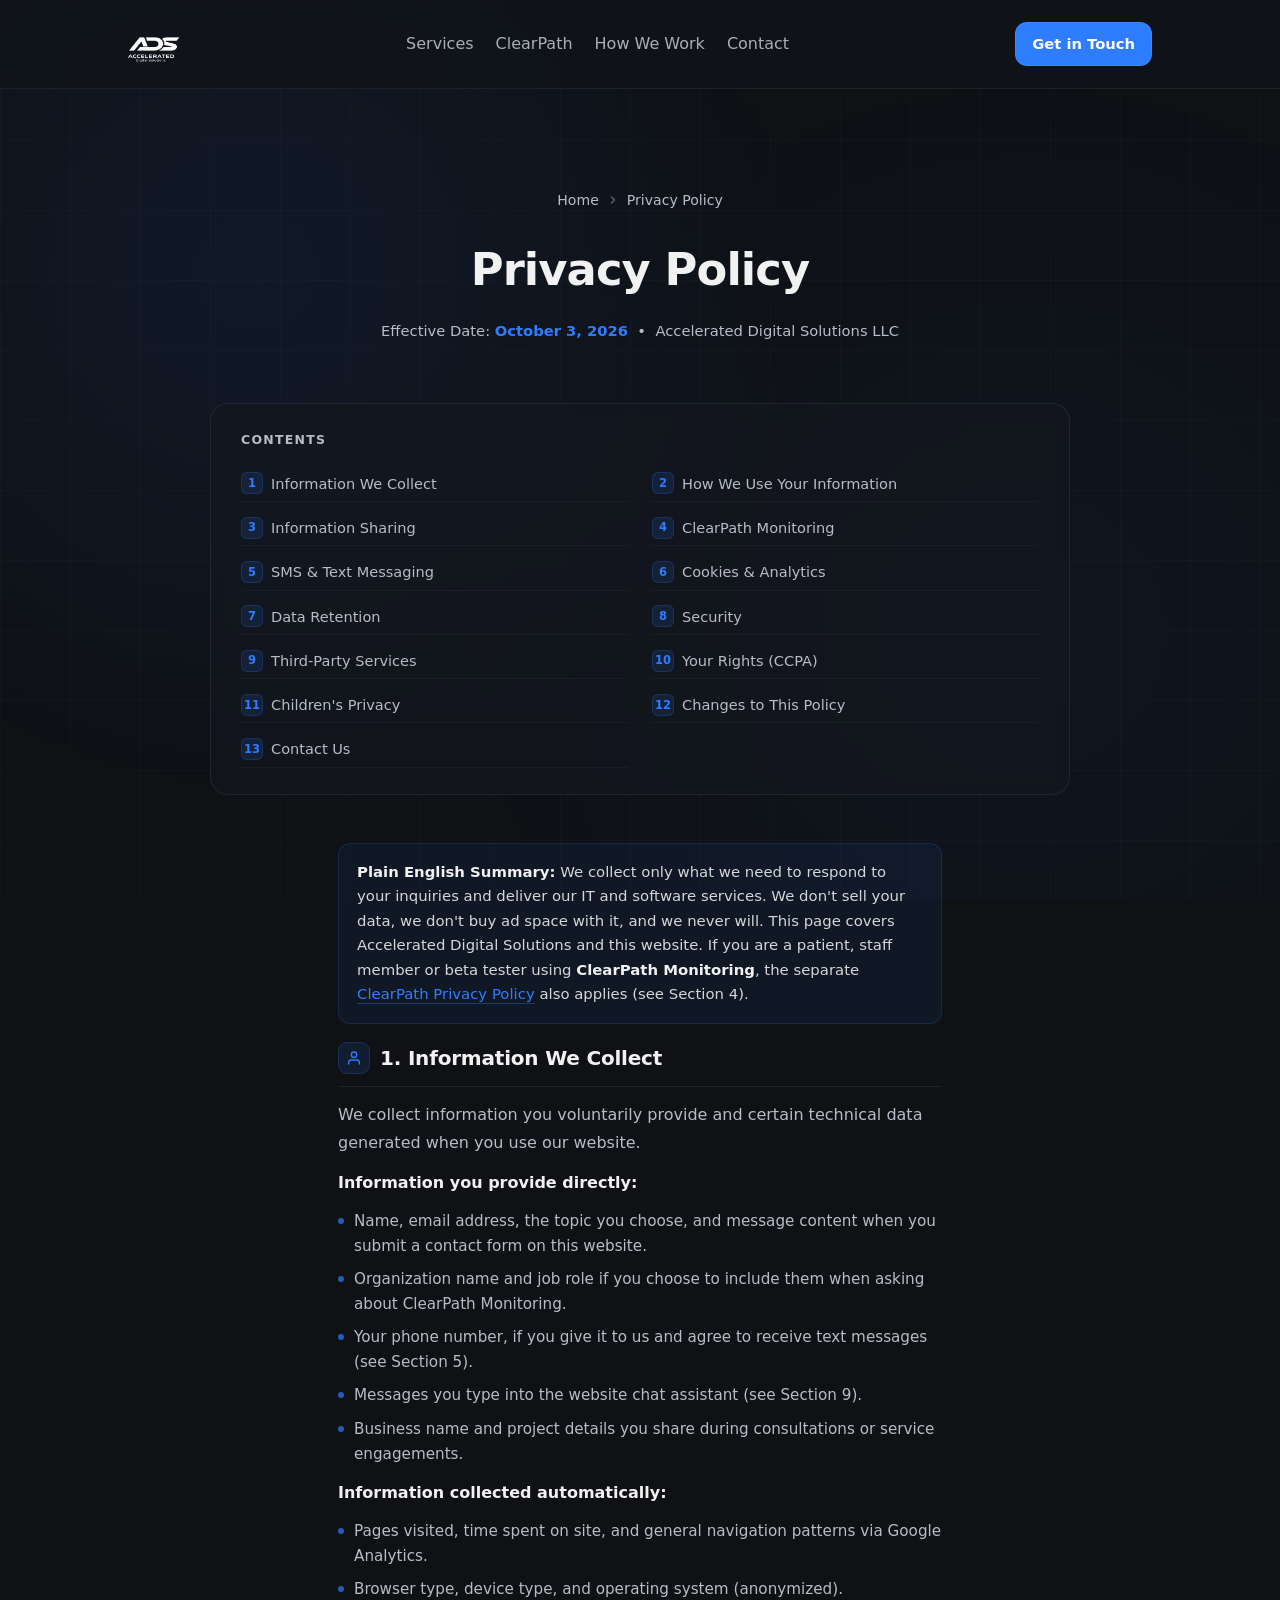
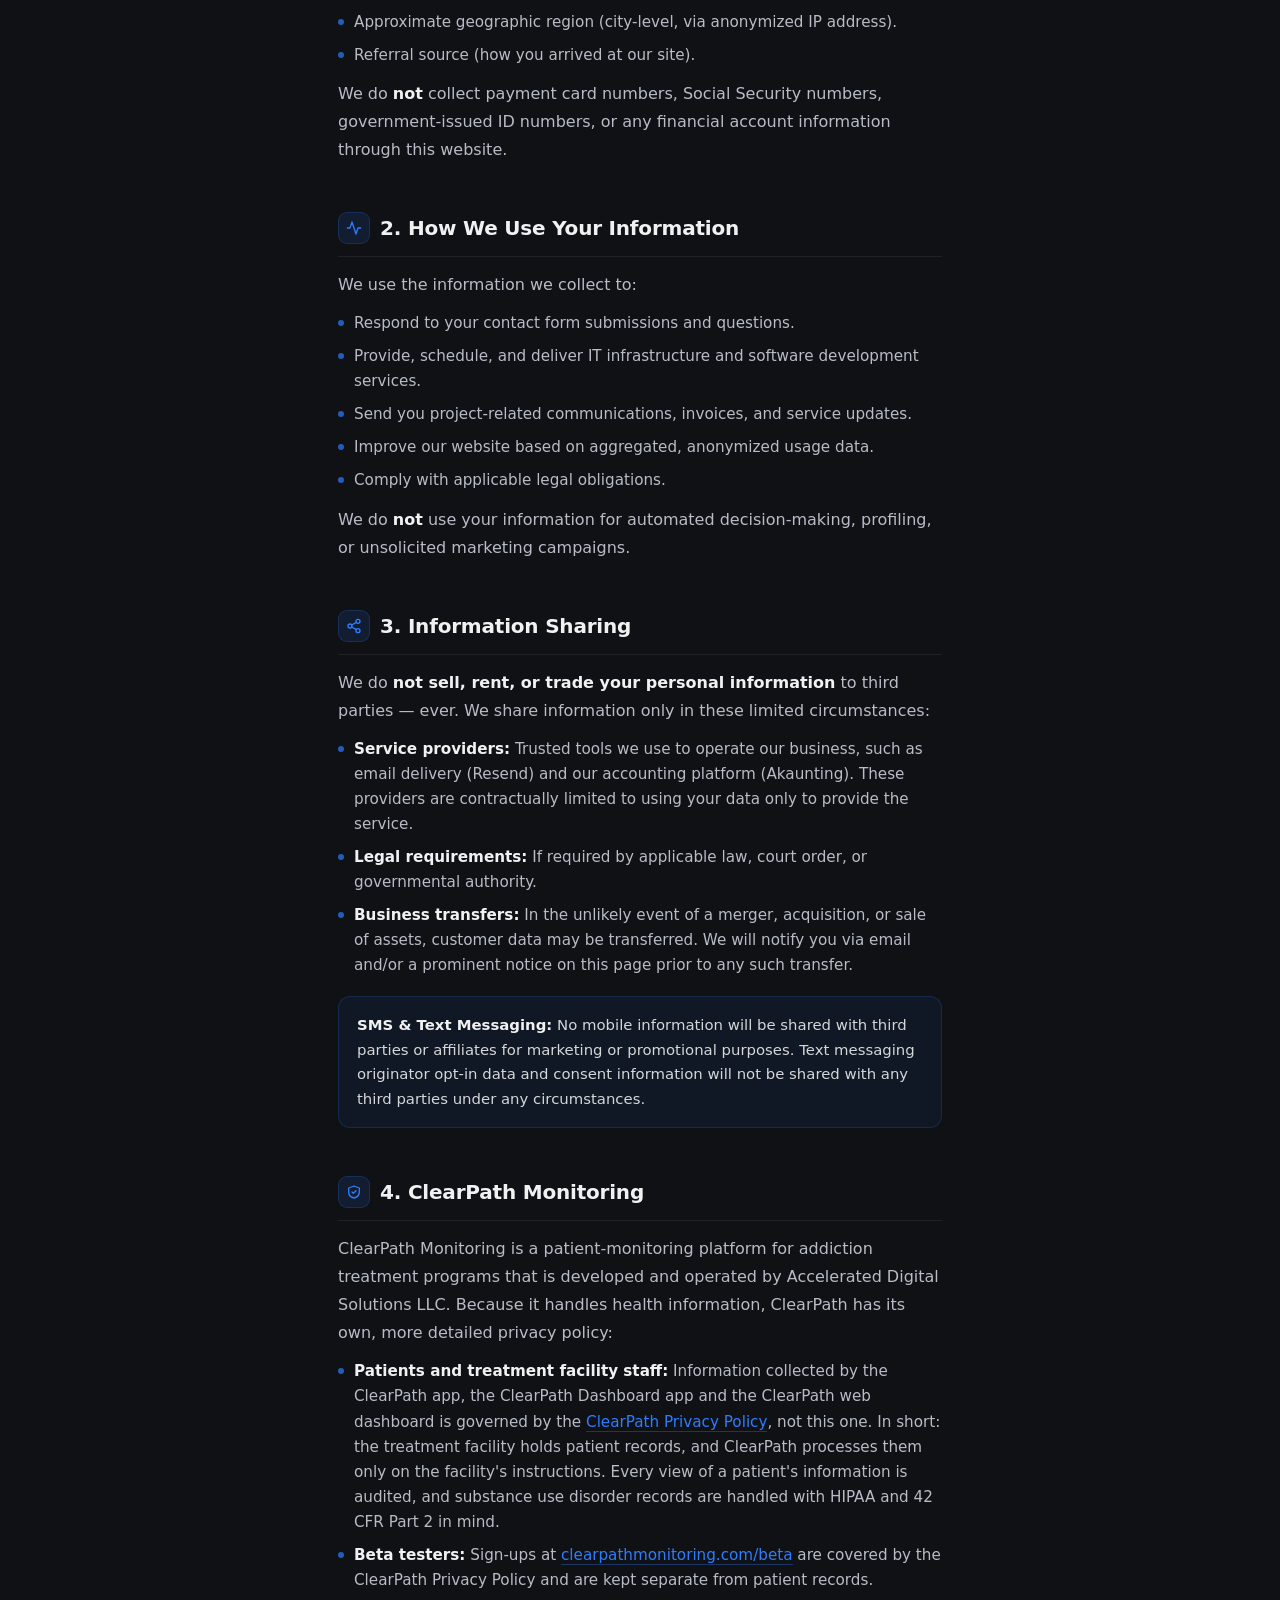
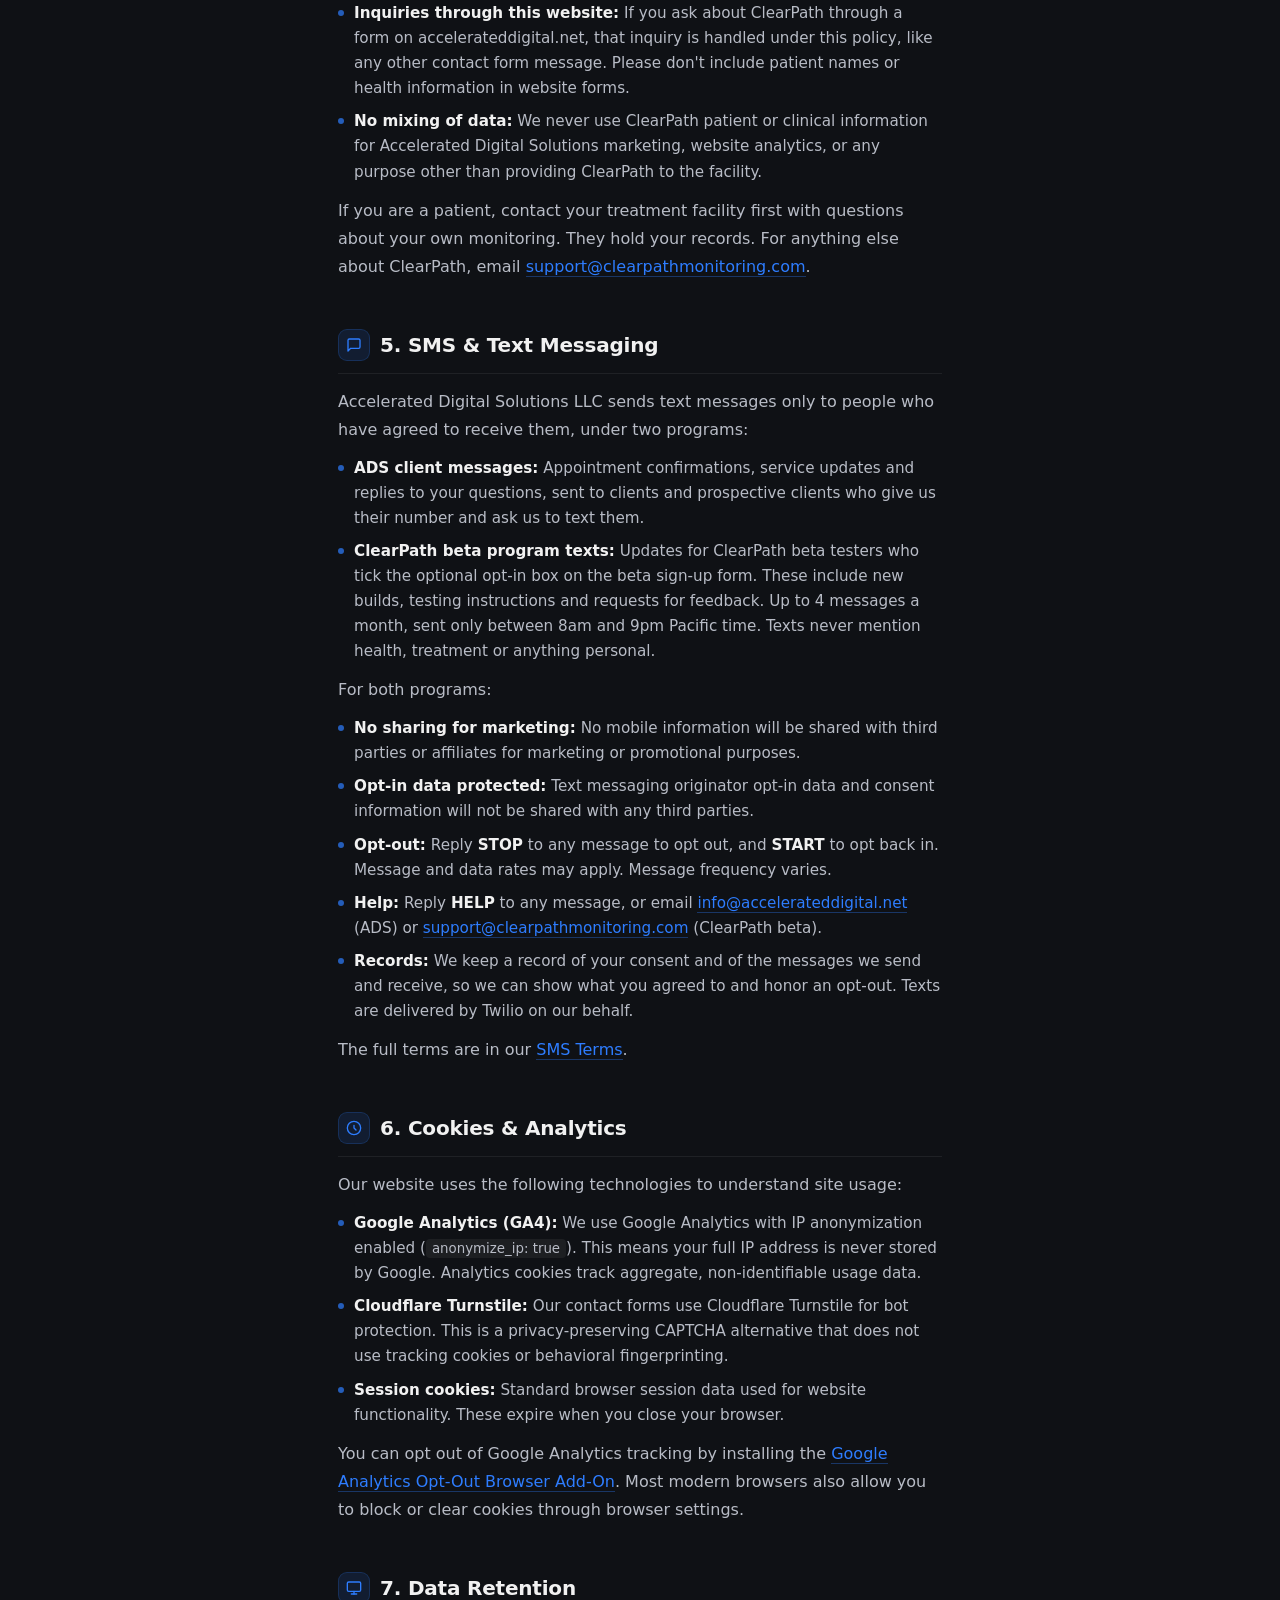
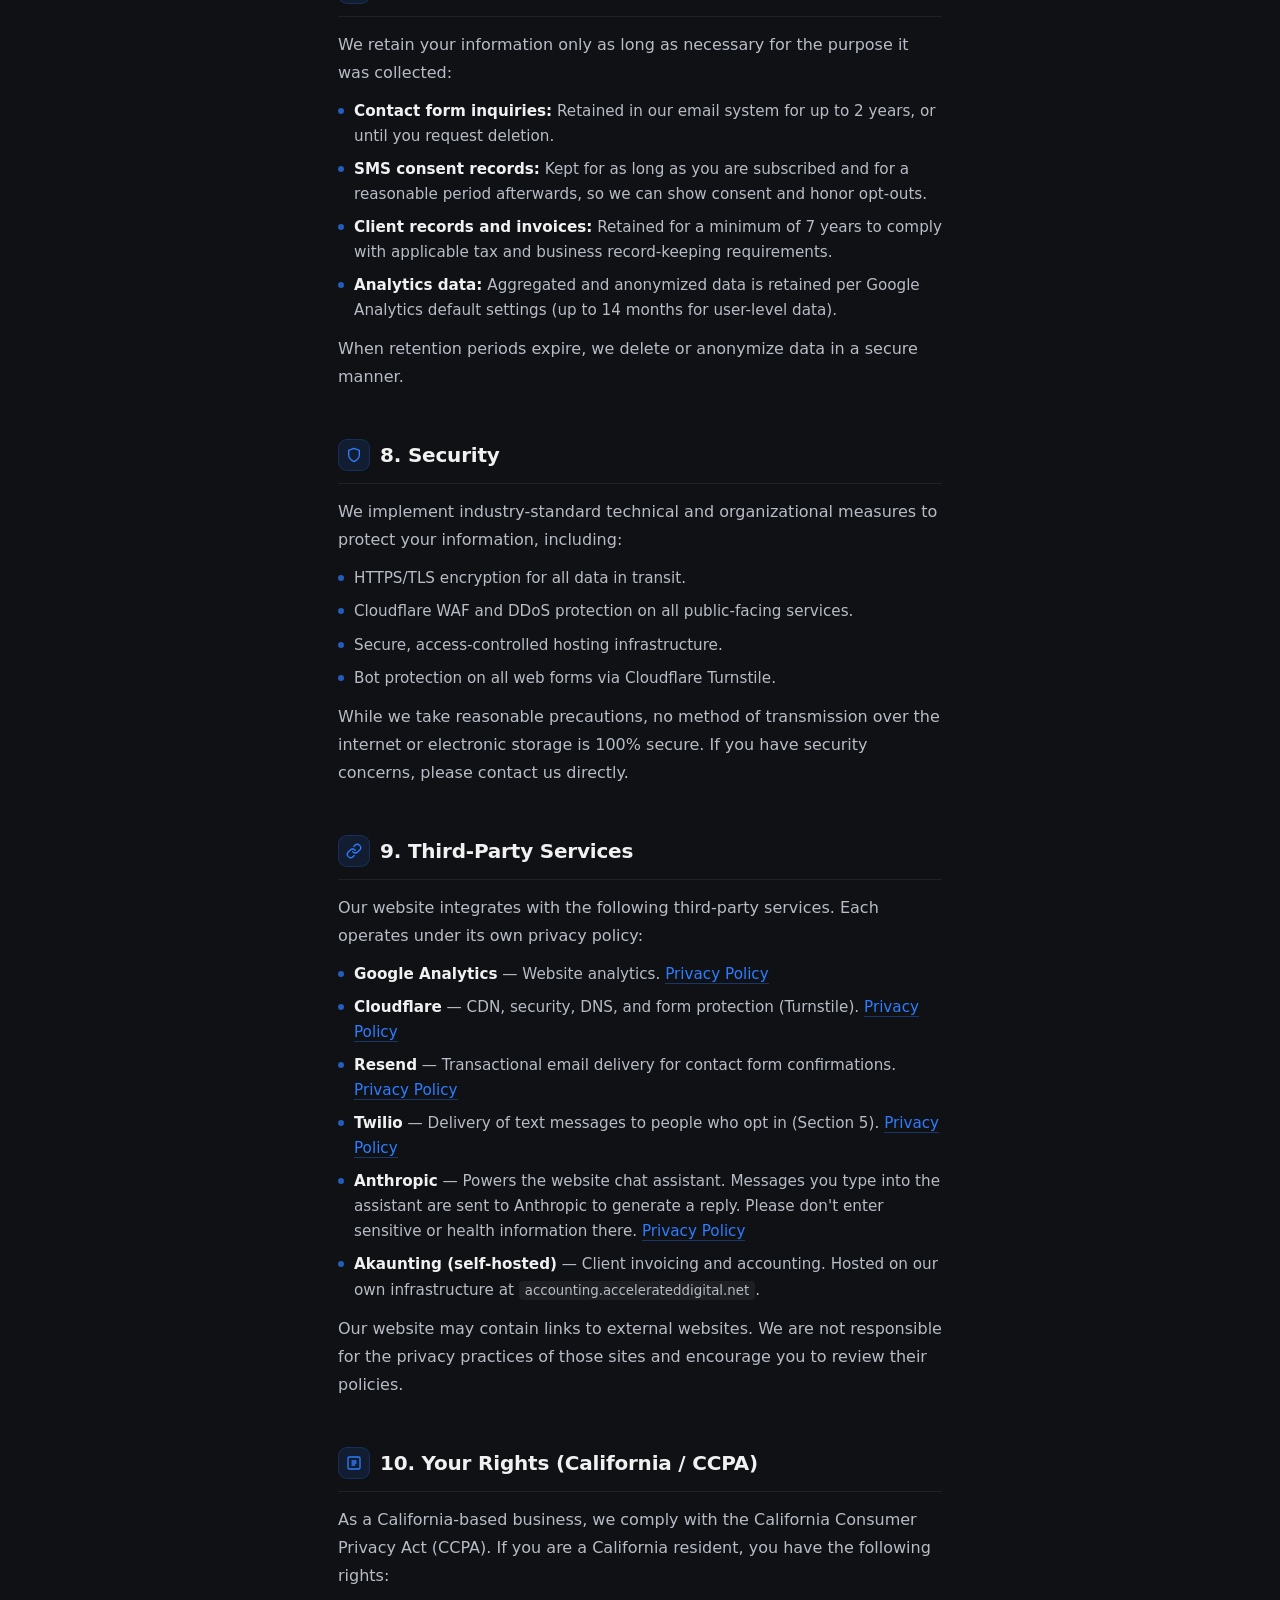
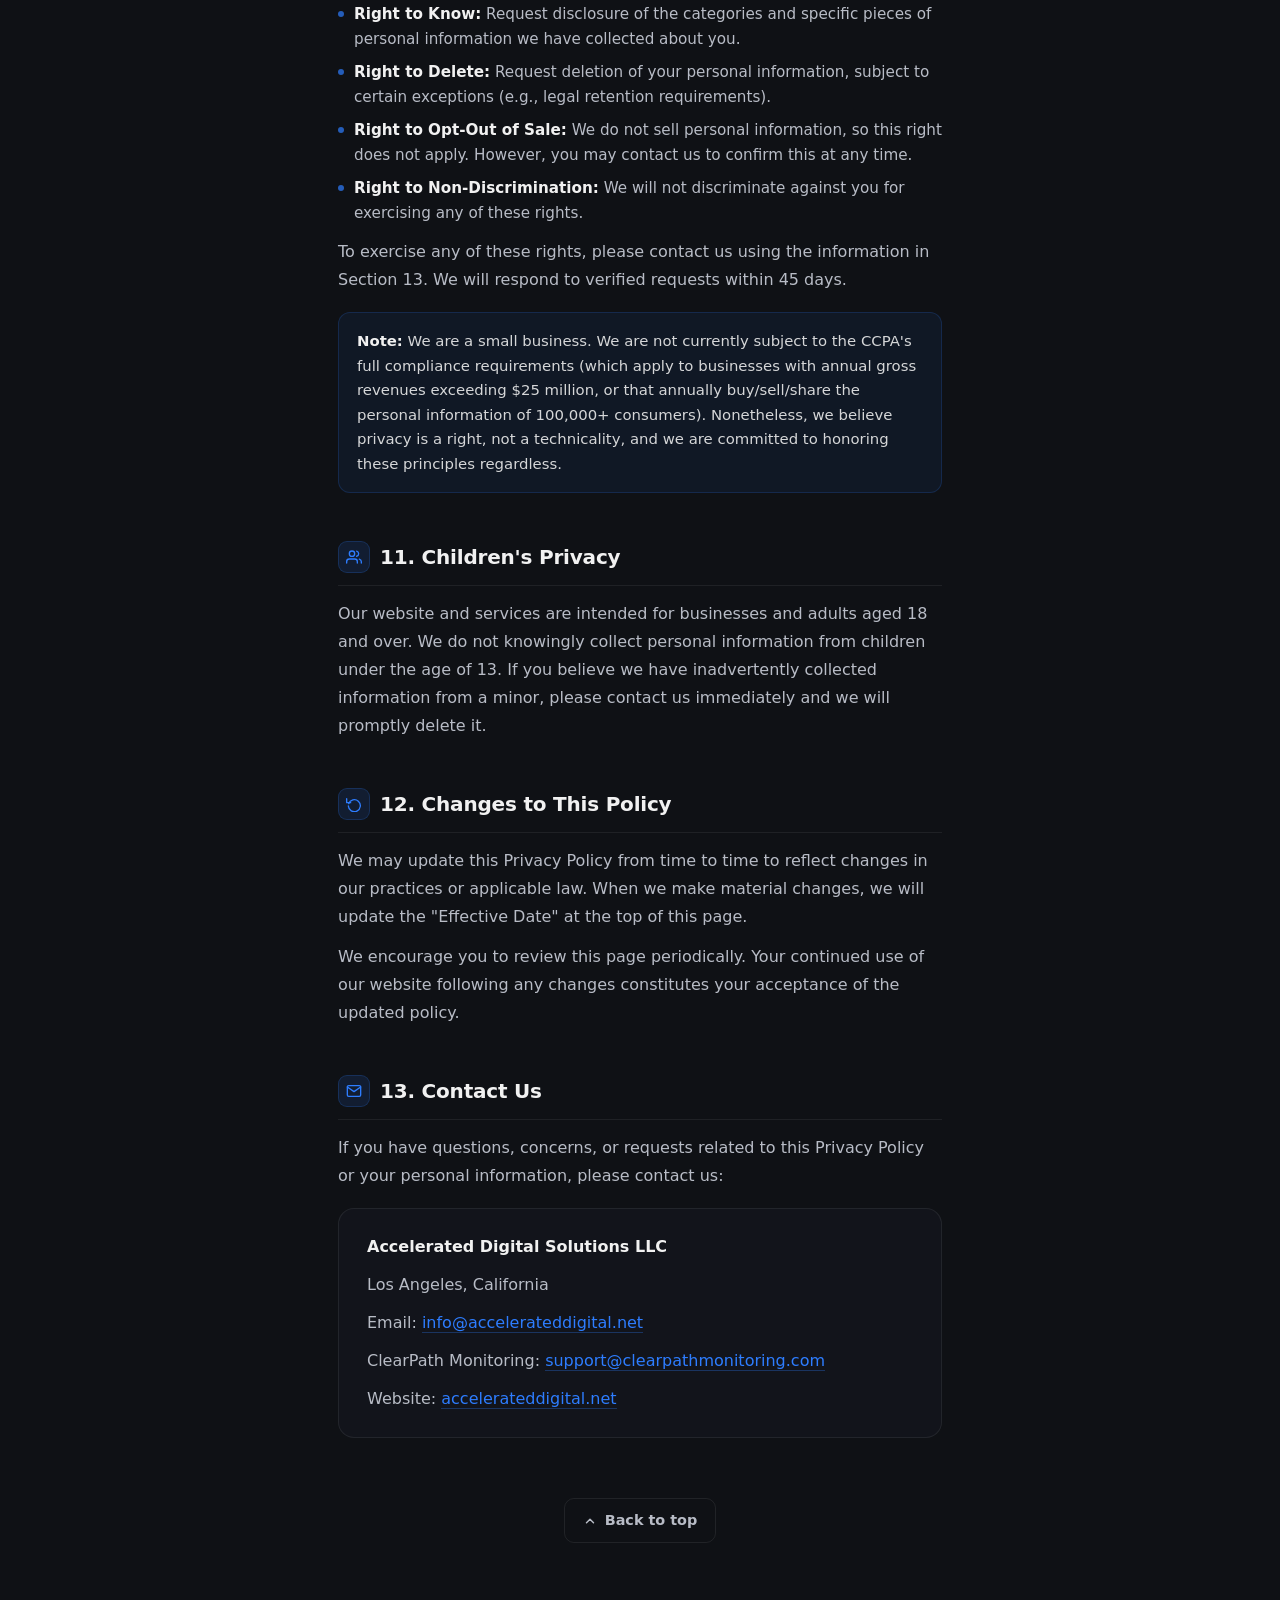
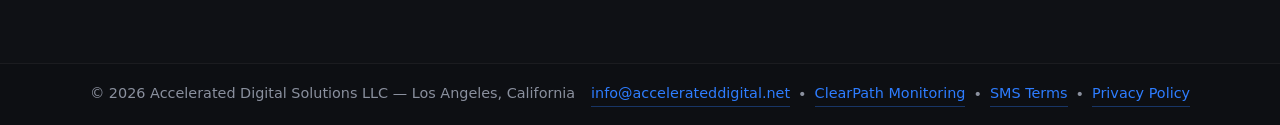
<file: privacy-policy.html>
<!DOCTYPE html>
<html lang="en">
<head>
  <meta charset="UTF-8" />
  <meta name="viewport" content="width=device-width, initial-scale=1.0" />
  <title>Privacy Policy | Accelerated Digital Solutions LLC</title>
  <meta name="description" content="Privacy Policy for Accelerated Digital Solutions LLC and its website, including how ClearPath Monitoring and our SMS programs fit in." />
  <meta name="robots" content="index,follow" />
  <meta name="author" content="Accelerated Digital Solutions LLC" />
  <link rel="canonical" href="https://www.accelerateddigital.net/privacy-policy" />

  <!-- Open Graph -->
  <meta property="og:type" content="website" />
  <meta property="og:url" content="https://www.accelerateddigital.net/privacy-policy" />
  <meta property="og:title" content="Privacy Policy | Accelerated Digital Solutions LLC" />
  <meta property="og:description" content="Privacy Policy for Accelerated Digital Solutions LLC." />
  <meta property="og:image" content="https://www.accelerateddigital.net/assets/og-image.png" />
  <meta property="og:site_name" content="Accelerated Digital Solutions LLC" />

  <!-- Google Analytics -->
  <script async src="https://www.googletagmanager.com/gtag/js?id=G-X59WX00S4E"></script>
  <script>
    window.dataLayer = window.dataLayer || [];
    function gtag(){dataLayer.push(arguments);}
    gtag('js', new Date());
    gtag('config', 'G-X59WX00S4E', { anonymize_ip: true });
  </script>

  <link rel="stylesheet" href="style.css?v=3" />
  <link rel="icon" href="assets/favicon.svg" type="image/svg+xml" />

  <style>
    /* ===== Privacy page specific styles ===== */
    .privacy-hero {
      padding: 100px 10% 60px;
      text-align: center;
      position: relative;
    }
    .privacy-hero h1 {
      font-size: clamp(2rem, 3.5vw, 2.8rem);
      margin-bottom: 14px;
      letter-spacing: -0.02em;
    }
    .privacy-hero .effective {
      color: var(--muted);
      font-size: 0.92rem;
    }
    .privacy-hero .effective span {
      color: var(--accent);
      font-weight: 600;
    }

    /* Breadcrumb */
    .breadcrumb {
      display: flex;
      align-items: center;
      justify-content: center;
      gap: 8px;
      margin-bottom: 22px;
      font-size: 0.88rem;
      color: var(--muted);
    }
    .breadcrumb a {
      color: var(--muted);
      text-decoration: none;
      transition: color .2s;
    }
    .breadcrumb a:hover { color: var(--text); }
    .breadcrumb svg { opacity: 0.5; flex-shrink: 0; }

    /* Table of contents */
    .toc-card {
      max-width: 860px;
      margin: 0 auto 48px;
      padding: 26px 30px;
      background: rgba(21,24,31,0.65);
      border: 1px solid rgba(255,255,255,0.07);
      border-radius: 18px;
      backdrop-filter: blur(8px);
    }
    .toc-card h2 {
      font-size: 0.78rem;
      font-weight: 700;
      text-transform: uppercase;
      letter-spacing: 0.1em;
      color: var(--muted);
      margin-bottom: 16px;
    }
    .toc-grid {
      display: grid;
      grid-template-columns: 1fr 1fr;
      gap: 8px 24px;
    }
    .toc-grid a {
      display: flex;
      align-items: center;
      gap: 8px;
      color: var(--muted);
      text-decoration: none;
      font-size: 0.91rem;
      padding: 6px 0;
      border-bottom: 1px solid rgba(255,255,255,0.04);
      transition: color .18s;
    }
    .toc-grid a:hover { color: var(--text); }
    .toc-num {
      flex: 0 0 22px;
      height: 22px;
      border-radius: 6px;
      background: rgba(46,125,255,0.12);
      border: 1px solid rgba(46,125,255,0.2);
      color: var(--accent);
      font-size: 0.72rem;
      font-weight: 700;
      display: flex;
      align-items: center;
      justify-content: center;
    }

    /* Main content area */
    .privacy-content {
      max-width: 860px;
      margin: 0 auto;
      padding: 0 10% 80px;
    }
    .privacy-section {
      margin-bottom: 48px;
      scroll-margin-top: 100px;
    }
    .privacy-section h2 {
      font-size: 1.25rem;
      font-weight: 700;
      letter-spacing: -0.01em;
      margin-bottom: 14px;
      padding-bottom: 12px;
      border-bottom: 1px solid rgba(255,255,255,0.07);
      display: flex;
      align-items: center;
      gap: 10px;
    }
    .section-icon {
      width: 32px;
      height: 32px;
      border-radius: 9px;
      background: rgba(46,125,255,0.12);
      border: 1px solid rgba(46,125,255,0.2);
      display: flex;
      align-items: center;
      justify-content: center;
      color: var(--accent);
      flex-shrink: 0;
    }
    .privacy-section p {
      color: var(--muted);
      line-height: 1.75;
      margin-bottom: 12px;
    }
    .privacy-section p:last-child { margin-bottom: 0; }
    .privacy-section ul {
      list-style: none;
      padding: 0;
      margin: 12px 0;
      display: flex;
      flex-direction: column;
      gap: 8px;
    }
    .privacy-section ul li {
      display: block;
      position: relative;
      padding-left: 16px;
      color: var(--muted);
      font-size: 0.95rem;
      line-height: 1.65;
    }
    .bullet-dot {
      position: absolute;
      left: 0;
      top: 9px;
      width: 6px;
      height: 6px;
      border-radius: 50%;
      background: var(--accent);
      opacity: 0.7;
    }

    /* Info callout boxes */
    .info-box {
      background: rgba(46,125,255,0.07);
      border: 1px solid rgba(46,125,255,0.18);
      border-radius: 12px;
      padding: 16px 18px;
      margin: 18px 0;
      color: rgba(241,241,241,0.88);
      font-size: 0.93rem;
      line-height: 1.65;
    }
    .info-box strong { color: var(--text); }

    /* Contact block */
    .contact-block {
      background: rgba(21,24,31,0.65);
      border: 1px solid rgba(255,255,255,0.07);
      border-radius: 16px;
      padding: 24px 28px;
      margin-top: 18px;
    }
    .contact-block p {
      margin-bottom: 10px;
    }
    .contact-block a {
      color: var(--accent);
      text-decoration: none;
      border-bottom: 1px solid rgba(46,125,255,0.3);
      transition: border-color .2s;
    }
    .contact-block a:hover { border-bottom-color: rgba(46,125,255,0.8); }

    /* Back to top */
    .back-to-top {
      display: flex;
      justify-content: center;
      margin-top: 60px;
      padding-bottom: 40px;
    }
    .back-to-top a {
      display: inline-flex;
      align-items: center;
      gap: 8px;
      color: var(--muted);
      text-decoration: none;
      font-size: 0.9rem;
      font-weight: 600;
      padding: 10px 18px;
      border: 1px solid rgba(255,255,255,0.08);
      border-radius: 10px;
      transition: color .2s, border-color .2s;
    }
    .back-to-top a:hover { color: var(--text); border-color: rgba(255,255,255,0.18); }

    /* Site footer inner layout (matches index) */
    .site-footer-inner {
      display: flex;
      flex-wrap: wrap;
      justify-content: center;
      gap: 8px 16px;
    }
    .site-footer-links {
      display: flex;
      align-items: center;
      gap: 8px;
      flex-wrap: wrap;
      justify-content: center;
    }

    @media (max-width: 720px) {
      .privacy-hero { padding: 90px 6% 50px; }
      .privacy-content { padding: 0 6% 60px; }
      .toc-card { margin: 0 6% 40px; }
      .toc-grid { grid-template-columns: 1fr; }
    }
  </style>
</head>
<body>
  <a class="skip-link" href="#main-content">Skip to main content</a>
  <div class="bg-grid" aria-hidden="true"></div>

  <header class="site-header" id="siteHeader">
    <a class="brand" href="/" aria-label="Accelerated Digital Solutions — Home">
      <img src="assets/ADS%20LOGO%20WHITE%20MONOGRAM.svg?v=1" alt="Accelerated Digital Solutions" class="brand-logo" draggable="false" />
    </a>
    <nav class="site-nav" id="siteNav" aria-label="Primary navigation">
      <a href="/#services">Services</a>
      <a href="/clearpath">ClearPath</a>
      <a href="/#approach">How We Work</a>
      <a href="/#contact">Contact</a>
    </nav>
    <a class="btn header-cta" href="/#contact">Get in Touch</a>
    <button class="nav-hamburger" id="navHamburger" type="button"
      aria-label="Open navigation menu" aria-expanded="false" aria-controls="mobileNavPanel">
      <span class="ham-bar"></span>
      <span class="ham-bar"></span>
      <span class="ham-bar"></span>
    </button>
  </header>

  <!-- Mobile nav overlay -->
  <div id="mobileNavPanel" class="mobile-nav-panel" hidden aria-label="Mobile navigation">
    <nav class="mobile-nav-links">
      <a href="/#services">Services</a>
      <a href="/clearpath">ClearPath</a>
      <a href="/#approach">How We Work</a>
      <a href="/#contact">Contact</a>
    </nav>
    <a class="mobile-nav-phone" href="mailto:info@accelerateddigital.net">info@accelerateddigital.net</a>
  </div>

  <main id="main-content">

    <!-- Hero -->
    <section class="privacy-hero">
      <nav class="breadcrumb" aria-label="Breadcrumb">
        <a href="/">Home</a>
        <svg width="12" height="12" viewBox="0 0 24 24" fill="none" stroke="currentColor" stroke-width="2.5" stroke-linecap="round" stroke-linejoin="round" aria-hidden="true"><path d="M9 18l6-6-6-6"/></svg>
        <span>Privacy Policy</span>
      </nav>
      <h1>Privacy Policy</h1>
      <p class="effective">Effective Date: <span>October 3, 2026</span> &nbsp;•&nbsp; Accelerated Digital Solutions LLC</p>
    </section>

    <!-- Table of Contents -->
    <div class="toc-card" role="navigation" aria-label="Table of contents">
      <h2>Contents</h2>
      <div class="toc-grid">
        <a href="#information-we-collect"><span class="toc-num">1</span>Information We Collect</a>
        <a href="#how-we-use"><span class="toc-num">2</span>How We Use Your Information</a>
        <a href="#information-sharing"><span class="toc-num">3</span>Information Sharing</a>
        <a href="#clearpath"><span class="toc-num">4</span>ClearPath Monitoring</a>
        <a href="#sms-policy"><span class="toc-num">5</span>SMS &amp; Text Messaging</a>
        <a href="#cookies-analytics"><span class="toc-num">6</span>Cookies &amp; Analytics</a>
        <a href="#data-retention"><span class="toc-num">7</span>Data Retention</a>
        <a href="#security"><span class="toc-num">8</span>Security</a>
        <a href="#third-party"><span class="toc-num">9</span>Third-Party Services</a>
        <a href="#your-rights"><span class="toc-num">10</span>Your Rights (CCPA)</a>
        <a href="#childrens-privacy"><span class="toc-num">11</span>Children's Privacy</a>
        <a href="#changes"><span class="toc-num">12</span>Changes to This Policy</a>
        <a href="#contact-us"><span class="toc-num">13</span>Contact Us</a>
      </div>
    </div>

    <!-- Content -->
    <div class="privacy-content">

      <div class="info-box">
        <strong>Plain English Summary:</strong> We collect only what we need to respond to your inquiries and deliver our IT and software services. We don't sell your data, we don't buy ad space with it, and we never will. This page covers Accelerated Digital Solutions and this website. If you are a patient, staff member or beta tester using <strong>ClearPath Monitoring</strong>, the separate <a href="https://clearpathmonitoring.com/privacy/" class="link" target="_blank" rel="noopener">ClearPath Privacy Policy</a> also applies (see Section 4).
      </div>

      <!-- 1. Information We Collect -->
      <section class="privacy-section" id="information-we-collect">
        <h2>
          <span class="section-icon" aria-hidden="true">
            <svg width="16" height="16" viewBox="0 0 24 24" fill="none" stroke="currentColor" stroke-width="2" stroke-linecap="round" stroke-linejoin="round"><path d="M20 21v-2a4 4 0 0 0-4-4H8a4 4 0 0 0-4 4v2"/><circle cx="12" cy="7" r="4"/></svg>
          </span>
          1. Information We Collect
        </h2>
        <p>We collect information you voluntarily provide and certain technical data generated when you use our website.</p>

        <p><strong style="color:var(--text);">Information you provide directly:</strong></p>
        <ul>
          <li><span class="bullet-dot" aria-hidden="true"></span>Name, email address, the topic you choose, and message content when you submit a contact form on this website.</li>
          <li><span class="bullet-dot" aria-hidden="true"></span>Organization name and job role if you choose to include them when asking about ClearPath Monitoring.</li>
          <li><span class="bullet-dot" aria-hidden="true"></span>Your phone number, if you give it to us and agree to receive text messages (see Section 5).</li>
          <li><span class="bullet-dot" aria-hidden="true"></span>Messages you type into the website chat assistant (see Section 9).</li>
          <li><span class="bullet-dot" aria-hidden="true"></span>Business name and project details you share during consultations or service engagements.</li>
        </ul>

        <p><strong style="color:var(--text);">Information collected automatically:</strong></p>
        <ul>
          <li><span class="bullet-dot" aria-hidden="true"></span>Pages visited, time spent on site, and general navigation patterns via Google Analytics.</li>
          <li><span class="bullet-dot" aria-hidden="true"></span>Browser type, device type, and operating system (anonymized).</li>
          <li><span class="bullet-dot" aria-hidden="true"></span>Approximate geographic region (city-level, via anonymized IP address).</li>
          <li><span class="bullet-dot" aria-hidden="true"></span>Referral source (how you arrived at our site).</li>
        </ul>
        <p>We do <strong style="color:var(--text);">not</strong> collect payment card numbers, Social Security numbers, government-issued ID numbers, or any financial account information through this website.</p>
      </section>

      <!-- 2. How We Use -->
      <section class="privacy-section" id="how-we-use">
        <h2>
          <span class="section-icon" aria-hidden="true">
            <svg width="16" height="16" viewBox="0 0 24 24" fill="none" stroke="currentColor" stroke-width="2" stroke-linecap="round" stroke-linejoin="round"><polyline points="22 12 18 12 15 21 9 3 6 12 2 12"/></svg>
          </span>
          2. How We Use Your Information
        </h2>
        <p>We use the information we collect to:</p>
        <ul>
          <li><span class="bullet-dot" aria-hidden="true"></span>Respond to your contact form submissions and questions.</li>
          <li><span class="bullet-dot" aria-hidden="true"></span>Provide, schedule, and deliver IT infrastructure and software development services.</li>
          <li><span class="bullet-dot" aria-hidden="true"></span>Send you project-related communications, invoices, and service updates.</li>
          <li><span class="bullet-dot" aria-hidden="true"></span>Improve our website based on aggregated, anonymized usage data.</li>
          <li><span class="bullet-dot" aria-hidden="true"></span>Comply with applicable legal obligations.</li>
        </ul>
        <p>We do <strong style="color:var(--text);">not</strong> use your information for automated decision-making, profiling, or unsolicited marketing campaigns.</p>
      </section>

      <!-- 3. Information Sharing -->
      <section class="privacy-section" id="information-sharing">
        <h2>
          <span class="section-icon" aria-hidden="true">
            <svg width="16" height="16" viewBox="0 0 24 24" fill="none" stroke="currentColor" stroke-width="2" stroke-linecap="round" stroke-linejoin="round"><circle cx="18" cy="5" r="3"/><circle cx="6" cy="12" r="3"/><circle cx="18" cy="19" r="3"/><line x1="8.59" y1="13.51" x2="15.42" y2="17.49"/><line x1="15.41" y1="6.51" x2="8.59" y2="10.49"/></svg>
          </span>
          3. Information Sharing
        </h2>
        <p>We do <strong style="color:var(--text);">not sell, rent, or trade your personal information</strong> to third parties — ever. We share information only in these limited circumstances:</p>
        <ul>
          <li><span class="bullet-dot" aria-hidden="true"></span><strong style="color:var(--text);">Service providers:</strong> Trusted tools we use to operate our business, such as email delivery (Resend) and our accounting platform (Akaunting). These providers are contractually limited to using your data only to provide the service.</li>
          <li><span class="bullet-dot" aria-hidden="true"></span><strong style="color:var(--text);">Legal requirements:</strong> If required by applicable law, court order, or governmental authority.</li>
          <li><span class="bullet-dot" aria-hidden="true"></span><strong style="color:var(--text);">Business transfers:</strong> In the unlikely event of a merger, acquisition, or sale of assets, customer data may be transferred. We will notify you via email and/or a prominent notice on this page prior to any such transfer.</li>
        </ul>
        <div class="info-box">
          <strong>SMS &amp; Text Messaging:</strong> No mobile information will be shared with third parties or affiliates for marketing or promotional purposes. Text messaging originator opt-in data and consent information will not be shared with any third parties under any circumstances.
        </div>
      </section>

      <!-- 4. ClearPath Monitoring -->
      <section class="privacy-section" id="clearpath">
        <h2>
          <span class="section-icon" aria-hidden="true">
            <svg width="16" height="16" viewBox="0 0 24 24" fill="none" stroke="currentColor" stroke-width="2" stroke-linecap="round" stroke-linejoin="round"><path d="M12 3l8 3v6c0 5-3.5 8-8 9-4.5-1-8-4-8-9V6z"/><path d="M9 12l2 2 4-4"/></svg>
          </span>
          4. ClearPath Monitoring
        </h2>
        <p>ClearPath Monitoring is a patient-monitoring platform for addiction treatment programs that is developed and operated by Accelerated Digital Solutions LLC. Because it handles health information, ClearPath has its own, more detailed privacy policy:</p>
        <ul>
          <li><span class="bullet-dot" aria-hidden="true"></span><strong style="color:var(--text);">Patients and treatment facility staff:</strong> Information collected by the ClearPath app, the ClearPath Dashboard app and the ClearPath web dashboard is governed by the <a href="https://clearpathmonitoring.com/privacy/" class="link" target="_blank" rel="noopener">ClearPath Privacy Policy</a>, not this one. In short: the treatment facility holds patient records, and ClearPath processes them only on the facility's instructions. Every view of a patient's information is audited, and substance use disorder records are handled with HIPAA and 42 CFR Part 2 in mind.</li>
          <li><span class="bullet-dot" aria-hidden="true"></span><strong style="color:var(--text);">Beta testers:</strong> Sign-ups at <a href="https://clearpathmonitoring.com/beta/" class="link" target="_blank" rel="noopener">clearpathmonitoring.com/beta</a> are covered by the ClearPath Privacy Policy and are kept separate from patient records.</li>
          <li><span class="bullet-dot" aria-hidden="true"></span><strong style="color:var(--text);">Inquiries through this website:</strong> If you ask about ClearPath through a form on accelerateddigital.net, that inquiry is handled under this policy, like any other contact form message. Please don't include patient names or health information in website forms.</li>
          <li><span class="bullet-dot" aria-hidden="true"></span><strong style="color:var(--text);">No mixing of data:</strong> We never use ClearPath patient or clinical information for Accelerated Digital Solutions marketing, website analytics, or any purpose other than providing ClearPath to the facility.</li>
        </ul>
        <p>If you are a patient, contact your treatment facility first with questions about your own monitoring. They hold your records. For anything else about ClearPath, email <a href="mailto:support@clearpathmonitoring.com" class="link">support@clearpathmonitoring.com</a>.</p>
      </section>

      <!-- 5. SMS / Text Messaging -->
      <section class="privacy-section" id="sms-policy">
        <h2>
          <span class="section-icon" aria-hidden="true">
            <svg width="16" height="16" viewBox="0 0 24 24" fill="none" stroke="currentColor" stroke-width="2" stroke-linecap="round" stroke-linejoin="round"><path d="M21 15a2 2 0 0 1-2 2H7l-4 4V5a2 2 0 0 1 2-2h14a2 2 0 0 1 2 2z"/></svg>
          </span>
          5. SMS &amp; Text Messaging
        </h2>
        <p>Accelerated Digital Solutions LLC sends text messages only to people who have agreed to receive them, under two programs:</p>
        <ul>
          <li><span class="bullet-dot" aria-hidden="true"></span><strong style="color:var(--text);">ADS client messages:</strong> Appointment confirmations, service updates and replies to your questions, sent to clients and prospective clients who give us their number and ask us to text them.</li>
          <li><span class="bullet-dot" aria-hidden="true"></span><strong style="color:var(--text);">ClearPath beta program texts:</strong> Updates for ClearPath beta testers who tick the optional opt-in box on the beta sign-up form. These include new builds, testing instructions and requests for feedback. Up to 4 messages a month, sent only between 8am and 9pm Pacific time. Texts never mention health, treatment or anything personal.</li>
        </ul>
        <p>For both programs:</p>
        <ul>
          <li><span class="bullet-dot" aria-hidden="true"></span><strong style="color:var(--text);">No sharing for marketing:</strong> No mobile information will be shared with third parties or affiliates for marketing or promotional purposes.</li>
          <li><span class="bullet-dot" aria-hidden="true"></span><strong style="color:var(--text);">Opt-in data protected:</strong> Text messaging originator opt-in data and consent information will not be shared with any third parties.</li>
          <li><span class="bullet-dot" aria-hidden="true"></span><strong style="color:var(--text);">Opt-out:</strong> Reply <strong style="color:var(--text);">STOP</strong> to any message to opt out, and <strong style="color:var(--text);">START</strong> to opt back in. Message and data rates may apply. Message frequency varies.</li>
          <li><span class="bullet-dot" aria-hidden="true"></span><strong style="color:var(--text);">Help:</strong> Reply <strong style="color:var(--text);">HELP</strong> to any message, or email <a href="mailto:info@accelerateddigital.net" class="link">info@accelerateddigital.net</a> (ADS) or <a href="mailto:support@clearpathmonitoring.com" class="link">support@clearpathmonitoring.com</a> (ClearPath beta).</li>
          <li><span class="bullet-dot" aria-hidden="true"></span><strong style="color:var(--text);">Records:</strong> We keep a record of your consent and of the messages we send and receive, so we can show what you agreed to and honor an opt-out. Texts are delivered by Twilio on our behalf.</li>
        </ul>
        <p>The full terms are in our <a href="/sms-terms" class="link">SMS Terms</a>.</p>
      </section>

      <!-- 5. Cookies & Analytics -->
      <section class="privacy-section" id="cookies-analytics">
        <h2>
          <span class="section-icon" aria-hidden="true">
            <svg width="16" height="16" viewBox="0 0 24 24" fill="none" stroke="currentColor" stroke-width="2" stroke-linecap="round" stroke-linejoin="round"><circle cx="12" cy="12" r="10"/><path d="M12 8v4l3 3"/></svg>
          </span>
          6. Cookies &amp; Analytics
        </h2>
        <p>Our website uses the following technologies to understand site usage:</p>
        <ul>
          <li><span class="bullet-dot" aria-hidden="true"></span><strong style="color:var(--text);">Google Analytics (GA4):</strong> We use Google Analytics with IP anonymization enabled (<code style="background:rgba(255,255,255,0.06);padding:2px 6px;border-radius:4px;font-size:0.88em;">anonymize_ip: true</code>). This means your full IP address is never stored by Google. Analytics cookies track aggregate, non-identifiable usage data.</li>
          <li><span class="bullet-dot" aria-hidden="true"></span><strong style="color:var(--text);">Cloudflare Turnstile:</strong> Our contact forms use Cloudflare Turnstile for bot protection. This is a privacy-preserving CAPTCHA alternative that does not use tracking cookies or behavioral fingerprinting.</li>
          <li><span class="bullet-dot" aria-hidden="true"></span><strong style="color:var(--text);">Session cookies:</strong> Standard browser session data used for website functionality. These expire when you close your browser.</li>
        </ul>
        <p>You can opt out of Google Analytics tracking by installing the <a href="https://tools.google.com/dlpage/gaoptout" target="_blank" rel="noopener noreferrer" class="link">Google Analytics Opt-Out Browser Add-On</a>. Most modern browsers also allow you to block or clear cookies through browser settings.</p>
      </section>

      <!-- 5. Data Retention -->
      <section class="privacy-section" id="data-retention">
        <h2>
          <span class="section-icon" aria-hidden="true">
            <svg width="16" height="16" viewBox="0 0 24 24" fill="none" stroke="currentColor" stroke-width="2" stroke-linecap="round" stroke-linejoin="round"><rect x="2" y="3" width="20" height="14" rx="2"/><line x1="8" y1="21" x2="16" y2="21"/><line x1="12" y1="17" x2="12" y2="21"/></svg>
          </span>
          7. Data Retention
        </h2>
        <p>We retain your information only as long as necessary for the purpose it was collected:</p>
        <ul>
          <li><span class="bullet-dot" aria-hidden="true"></span><strong style="color:var(--text);">Contact form inquiries:</strong> Retained in our email system for up to 2 years, or until you request deletion.</li>
          <li><span class="bullet-dot" aria-hidden="true"></span><strong style="color:var(--text);">SMS consent records:</strong> Kept for as long as you are subscribed and for a reasonable period afterwards, so we can show consent and honor opt-outs.</li>
          <li><span class="bullet-dot" aria-hidden="true"></span><strong style="color:var(--text);">Client records and invoices:</strong> Retained for a minimum of 7 years to comply with applicable tax and business record-keeping requirements.</li>
          <li><span class="bullet-dot" aria-hidden="true"></span><strong style="color:var(--text);">Analytics data:</strong> Aggregated and anonymized data is retained per Google Analytics default settings (up to 14 months for user-level data).</li>
        </ul>
        <p>When retention periods expire, we delete or anonymize data in a secure manner.</p>
      </section>

      <!-- 6. Security -->
      <section class="privacy-section" id="security">
        <h2>
          <span class="section-icon" aria-hidden="true">
            <svg width="16" height="16" viewBox="0 0 24 24" fill="none" stroke="currentColor" stroke-width="2" stroke-linecap="round" stroke-linejoin="round"><path d="M12 22s8-4 8-10V5l-8-3-8 3v7c0 6 8 10 8 10z"/></svg>
          </span>
          8. Security
        </h2>
        <p>We implement industry-standard technical and organizational measures to protect your information, including:</p>
        <ul>
          <li><span class="bullet-dot" aria-hidden="true"></span>HTTPS/TLS encryption for all data in transit.</li>
          <li><span class="bullet-dot" aria-hidden="true"></span>Cloudflare WAF and DDoS protection on all public-facing services.</li>
          <li><span class="bullet-dot" aria-hidden="true"></span>Secure, access-controlled hosting infrastructure.</li>
          <li><span class="bullet-dot" aria-hidden="true"></span>Bot protection on all web forms via Cloudflare Turnstile.</li>
        </ul>
        <p>While we take reasonable precautions, no method of transmission over the internet or electronic storage is 100% secure. If you have security concerns, please contact us directly.</p>
      </section>

      <!-- 7. Third-Party Services -->
      <section class="privacy-section" id="third-party">
        <h2>
          <span class="section-icon" aria-hidden="true">
            <svg width="16" height="16" viewBox="0 0 24 24" fill="none" stroke="currentColor" stroke-width="2" stroke-linecap="round" stroke-linejoin="round"><path d="M10 13a5 5 0 0 0 7.54.54l3-3a5 5 0 0 0-7.07-7.07l-1.72 1.71"/><path d="M14 11a5 5 0 0 0-7.54-.54l-3 3a5 5 0 0 0 7.07 7.07l1.71-1.71"/></svg>
          </span>
          9. Third-Party Services
        </h2>
        <p>Our website integrates with the following third-party services. Each operates under its own privacy policy:</p>
        <ul>
          <li><span class="bullet-dot" aria-hidden="true"></span><strong style="color:var(--text);">Google Analytics</strong> — Website analytics. <a href="https://policies.google.com/privacy" target="_blank" rel="noopener noreferrer" class="link">Privacy Policy</a></li>
          <li><span class="bullet-dot" aria-hidden="true"></span><strong style="color:var(--text);">Cloudflare</strong> — CDN, security, DNS, and form protection (Turnstile). <a href="https://www.cloudflare.com/privacypolicy/" target="_blank" rel="noopener noreferrer" class="link">Privacy Policy</a></li>
          <li><span class="bullet-dot" aria-hidden="true"></span><strong style="color:var(--text);">Resend</strong> — Transactional email delivery for contact form confirmations. <a href="https://resend.com/privacy" target="_blank" rel="noopener noreferrer" class="link">Privacy Policy</a></li>
          <li><span class="bullet-dot" aria-hidden="true"></span><strong style="color:var(--text);">Twilio</strong> — Delivery of text messages to people who opt in (Section 5). <a href="https://www.twilio.com/en-us/legal/privacy" target="_blank" rel="noopener noreferrer" class="link">Privacy Policy</a></li>
          <li><span class="bullet-dot" aria-hidden="true"></span><strong style="color:var(--text);">Anthropic</strong> — Powers the website chat assistant. Messages you type into the assistant are sent to Anthropic to generate a reply. Please don't enter sensitive or health information there. <a href="https://www.anthropic.com/legal/privacy" target="_blank" rel="noopener noreferrer" class="link">Privacy Policy</a></li>
          <li><span class="bullet-dot" aria-hidden="true"></span><strong style="color:var(--text);">Akaunting (self-hosted)</strong> — Client invoicing and accounting. Hosted on our own infrastructure at <code style="background:rgba(255,255,255,0.06);padding:2px 6px;border-radius:4px;font-size:0.88em;">accounting.accelerateddigital.net</code>.</li>
        </ul>
        <p>Our website may contain links to external websites. We are not responsible for the privacy practices of those sites and encourage you to review their policies.</p>
      </section>

      <!-- 8. Your Rights (CCPA) -->
      <section class="privacy-section" id="your-rights">
        <h2>
          <span class="section-icon" aria-hidden="true">
            <svg width="16" height="16" viewBox="0 0 24 24" fill="none" stroke="currentColor" stroke-width="2" stroke-linecap="round" stroke-linejoin="round"><rect x="3" y="3" width="18" height="18" rx="2"/><path d="M9 9h6M9 12h6M9 15h4"/></svg>
          </span>
          10. Your Rights (California / CCPA)
        </h2>
        <p>As a California-based business, we comply with the California Consumer Privacy Act (CCPA). If you are a California resident, you have the following rights:</p>
        <ul>
          <li><span class="bullet-dot" aria-hidden="true"></span><strong style="color:var(--text);">Right to Know:</strong> Request disclosure of the categories and specific pieces of personal information we have collected about you.</li>
          <li><span class="bullet-dot" aria-hidden="true"></span><strong style="color:var(--text);">Right to Delete:</strong> Request deletion of your personal information, subject to certain exceptions (e.g., legal retention requirements).</li>
          <li><span class="bullet-dot" aria-hidden="true"></span><strong style="color:var(--text);">Right to Opt-Out of Sale:</strong> We do not sell personal information, so this right does not apply. However, you may contact us to confirm this at any time.</li>
          <li><span class="bullet-dot" aria-hidden="true"></span><strong style="color:var(--text);">Right to Non-Discrimination:</strong> We will not discriminate against you for exercising any of these rights.</li>
        </ul>
        <p>To exercise any of these rights, please contact us using the information in Section 13. We will respond to verified requests within 45 days.</p>
        <div class="info-box">
          <strong>Note:</strong> We are a small business. We are not currently subject to the CCPA's full compliance requirements (which apply to businesses with annual gross revenues exceeding $25 million, or that annually buy/sell/share the personal information of 100,000+ consumers). Nonetheless, we believe privacy is a right, not a technicality, and we are committed to honoring these principles regardless.
        </div>
      </section>

      <!-- 9. Children's Privacy -->
      <section class="privacy-section" id="childrens-privacy">
        <h2>
          <span class="section-icon" aria-hidden="true">
            <svg width="16" height="16" viewBox="0 0 24 24" fill="none" stroke="currentColor" stroke-width="2" stroke-linecap="round" stroke-linejoin="round"><path d="M17 21v-2a4 4 0 0 0-4-4H5a4 4 0 0 0-4 4v2"/><circle cx="9" cy="7" r="4"/><path d="M23 21v-2a4 4 0 0 0-3-3.87"/><path d="M16 3.13a4 4 0 0 1 0 7.75"/></svg>
          </span>
          11. Children's Privacy
        </h2>
        <p>Our website and services are intended for businesses and adults aged 18 and over. We do not knowingly collect personal information from children under the age of 13. If you believe we have inadvertently collected information from a minor, please contact us immediately and we will promptly delete it.</p>
      </section>

      <!-- 10. Changes -->
      <section class="privacy-section" id="changes">
        <h2>
          <span class="section-icon" aria-hidden="true">
            <svg width="16" height="16" viewBox="0 0 24 24" fill="none" stroke="currentColor" stroke-width="2" stroke-linecap="round" stroke-linejoin="round"><polyline points="1 4 1 10 7 10"/><path d="M3.51 15a9 9 0 1 0 .49-3.5"/></svg>
          </span>
          12. Changes to This Policy
        </h2>
        <p>We may update this Privacy Policy from time to time to reflect changes in our practices or applicable law. When we make material changes, we will update the "Effective Date" at the top of this page.</p>
        <p>We encourage you to review this page periodically. Your continued use of our website following any changes constitutes your acceptance of the updated policy.</p>
      </section>

      <!-- 11. Contact Us -->
      <section class="privacy-section" id="contact-us">
        <h2>
          <span class="section-icon" aria-hidden="true">
            <svg width="16" height="16" viewBox="0 0 24 24" fill="none" stroke="currentColor" stroke-width="2" stroke-linecap="round" stroke-linejoin="round"><path d="M4 4h16c1.1 0 2 .9 2 2v12c0 1.1-.9 2-2 2H4c-1.1 0-2-.9-2-2V6c0-1.1.9-2 2-2z"/><polyline points="22,6 12,13 2,6"/></svg>
          </span>
          13. Contact Us
        </h2>
        <p>If you have questions, concerns, or requests related to this Privacy Policy or your personal information, please contact us:</p>
        <div class="contact-block">
          <p><strong style="color:var(--text);">Accelerated Digital Solutions LLC</strong></p>
          <p>Los Angeles, California</p>
          <p>Email: <a href="mailto:info@accelerateddigital.net">info@accelerateddigital.net</a></p>
          <p>ClearPath Monitoring: <a href="mailto:support@clearpathmonitoring.com">support@clearpathmonitoring.com</a></p>
          <p>Website: <a href="https://www.accelerateddigital.net">accelerateddigital.net</a></p>
        </div>
      </section>

      <div class="back-to-top">
        <a href="#main-content">
          <svg width="14" height="14" viewBox="0 0 24 24" fill="none" stroke="currentColor" stroke-width="2.5" stroke-linecap="round" stroke-linejoin="round" aria-hidden="true"><path d="M18 15l-6-6-6 6"/></svg>
          Back to top
        </a>
      </div>

    </div>
  </main>

  <footer class="site-footer">
    <div class="site-footer-inner">
      <div>© 2026 Accelerated Digital Solutions LLC — Los Angeles, California</div>
      <div class="site-footer-links">
        <a class="link" href="mailto:info@accelerateddigital.net">info@accelerateddigital.net</a>
        <span aria-hidden="true">•</span>
        <a class="link" href="/clearpath">ClearPath Monitoring</a>
        <span aria-hidden="true">•</span>
        <a class="link" href="/sms-terms">SMS Terms</a>
        <span aria-hidden="true">•</span>
        <a class="link" href="/privacy-policy">Privacy Policy</a>
      </div>
    </div>
  </footer>

  <script>
    // Sticky header scroll effect
    (function () {
      const header = document.getElementById("siteHeader");
      const onScroll = () => header.classList.toggle("scrolled", (window.scrollY || 0) > 10);
      window.addEventListener("scroll", onScroll, { passive: true });
      onScroll();
    })();

    // Hamburger nav
    (function () {
      const hamburger = document.getElementById('navHamburger');
      const panel = document.getElementById('mobileNavPanel');
      if (!hamburger || !panel) return;
      const setOpen = (open) => {
        hamburger.setAttribute('aria-expanded', open ? 'true' : 'false');
        hamburger.classList.toggle('is-open', open);
        panel.hidden = !open;
        document.body.classList.toggle('nav-open', open);
      };
      hamburger.addEventListener('click', () => {
        setOpen(hamburger.getAttribute('aria-expanded') !== 'true');
      });
      panel.querySelectorAll('a').forEach(link => link.addEventListener('click', () => setOpen(false)));
      document.addEventListener('keydown', (e) => { if (e.key === 'Escape') setOpen(false); });
    })();
  </script>
</body>
</html>
</file>
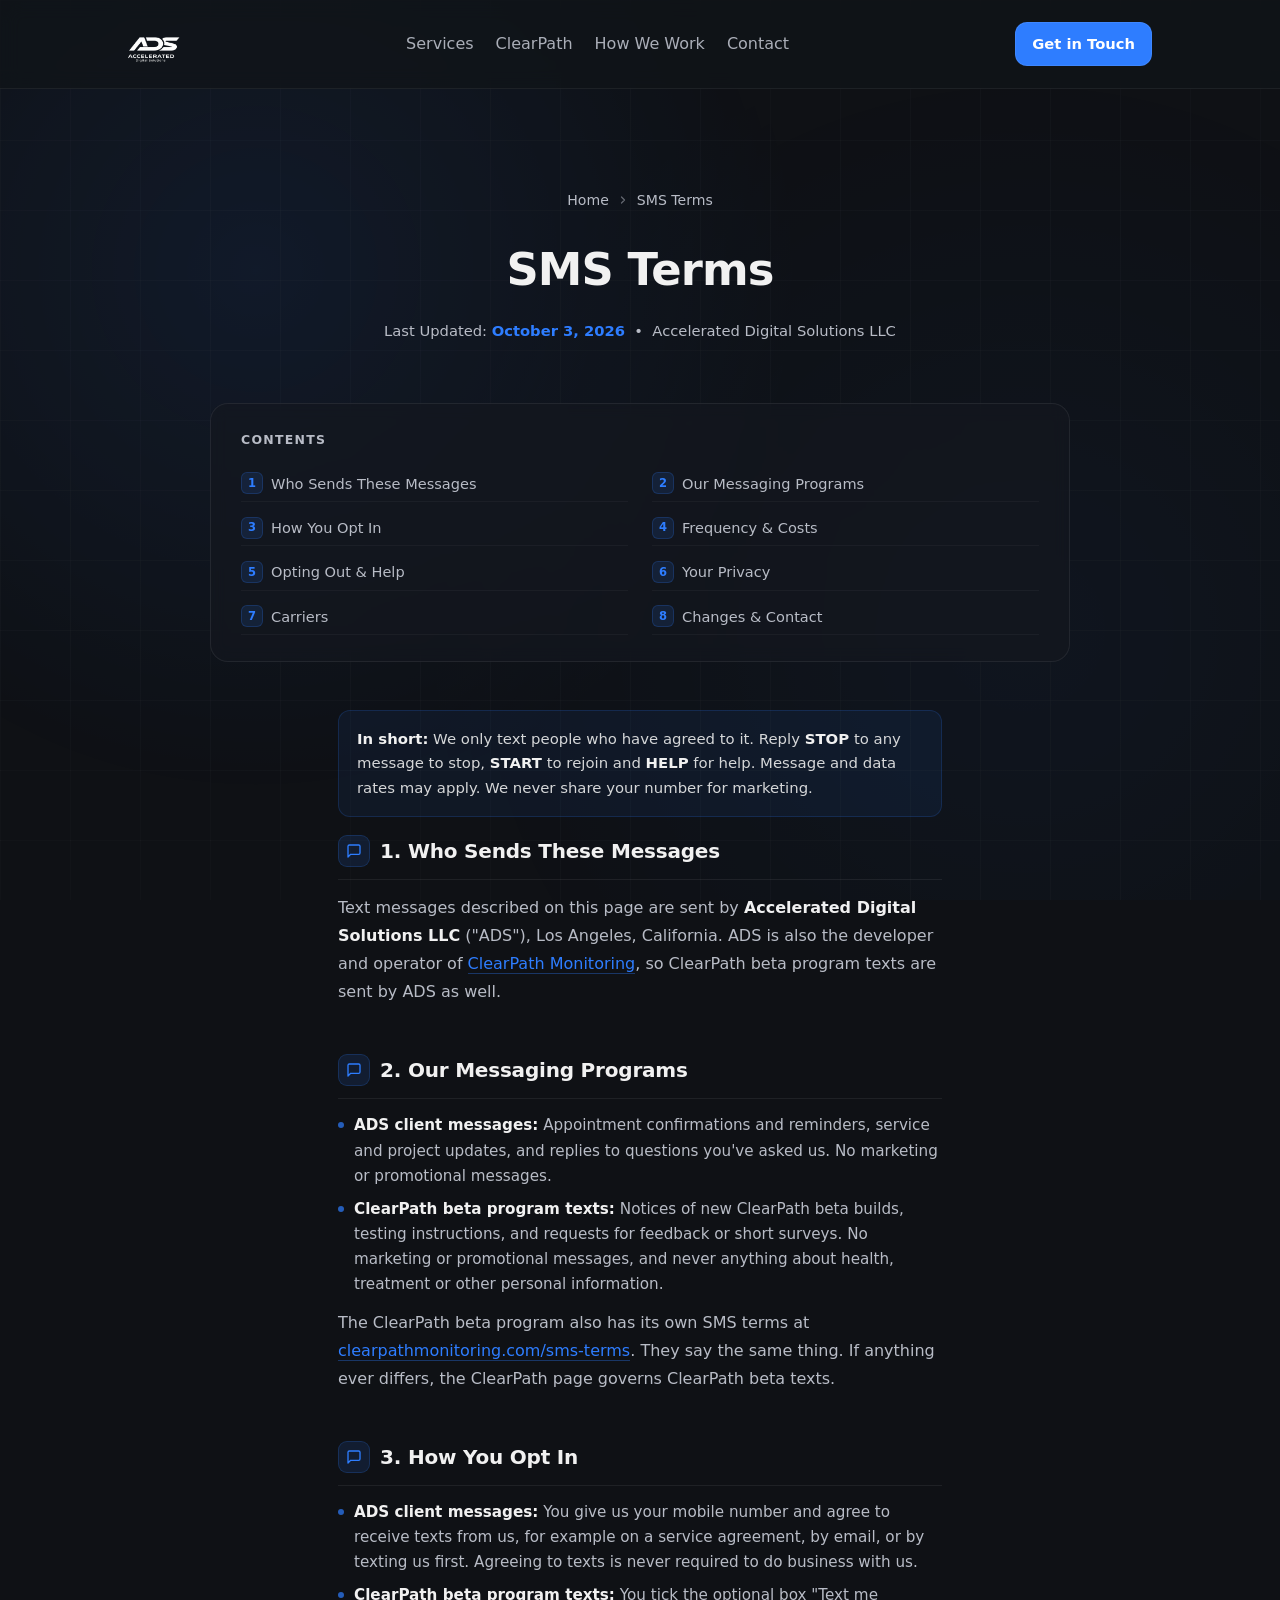
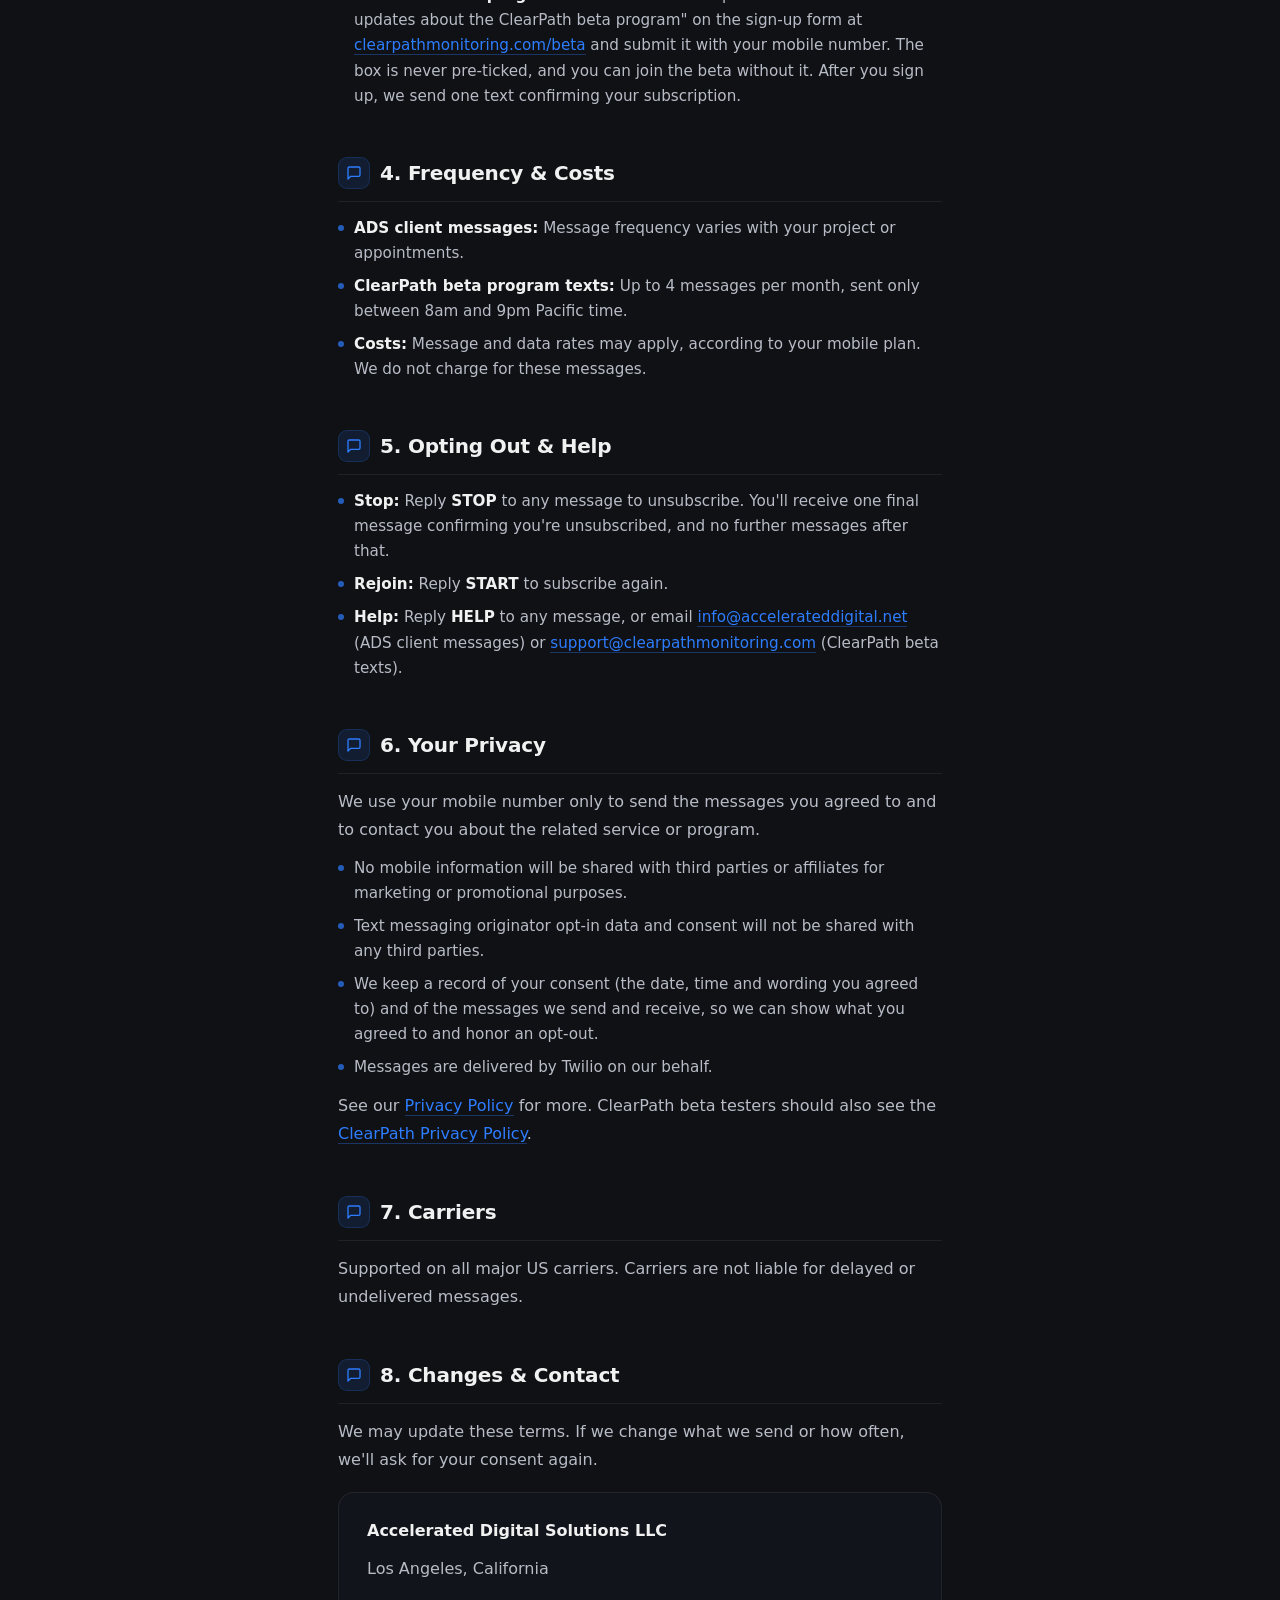
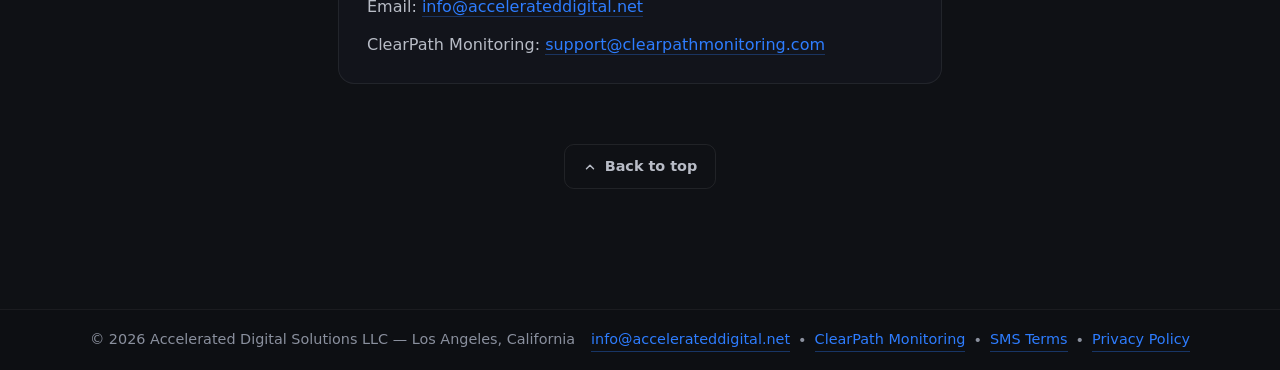
<file: sms-terms.html>
<!DOCTYPE html>
<html lang="en">
<head>
  <meta charset="UTF-8" />
  <meta name="viewport" content="width=device-width, initial-scale=1.0" />
  <title>SMS Terms | Accelerated Digital Solutions LLC</title>
  <meta name="description" content="SMS Terms for text messages from Accelerated Digital Solutions LLC, including ADS client messages and ClearPath beta program texts." />
  <meta name="robots" content="index,follow" />
  <meta name="author" content="Accelerated Digital Solutions LLC" />
  <link rel="canonical" href="https://www.accelerateddigital.net/sms-terms" />

  <!-- Open Graph -->
  <meta property="og:type" content="website" />
  <meta property="og:url" content="https://www.accelerateddigital.net/sms-terms" />
  <meta property="og:title" content="SMS Terms | Accelerated Digital Solutions LLC" />
  <meta property="og:description" content="SMS Terms for Accelerated Digital Solutions LLC." />
  <meta property="og:image" content="https://www.accelerateddigital.net/assets/og-image.png" />
  <meta property="og:site_name" content="Accelerated Digital Solutions LLC" />

  <!-- Google Analytics -->
  <script async src="https://www.googletagmanager.com/gtag/js?id=G-X59WX00S4E"></script>
  <script>
    window.dataLayer = window.dataLayer || [];
    function gtag(){dataLayer.push(arguments);}
    gtag('js', new Date());
    gtag('config', 'G-X59WX00S4E', { anonymize_ip: true });
  </script>

  <link rel="stylesheet" href="style.css?v=3" />
  <link rel="icon" href="assets/favicon.svg" type="image/svg+xml" />

  <style>
    /* ===== Privacy page specific styles ===== */
    .privacy-hero {
      padding: 100px 10% 60px;
      text-align: center;
      position: relative;
    }
    .privacy-hero h1 {
      font-size: clamp(2rem, 3.5vw, 2.8rem);
      margin-bottom: 14px;
      letter-spacing: -0.02em;
    }
    .privacy-hero .effective {
      color: var(--muted);
      font-size: 0.92rem;
    }
    .privacy-hero .effective span {
      color: var(--accent);
      font-weight: 600;
    }

    /* Breadcrumb */
    .breadcrumb {
      display: flex;
      align-items: center;
      justify-content: center;
      gap: 8px;
      margin-bottom: 22px;
      font-size: 0.88rem;
      color: var(--muted);
    }
    .breadcrumb a {
      color: var(--muted);
      text-decoration: none;
      transition: color .2s;
    }
    .breadcrumb a:hover { color: var(--text); }
    .breadcrumb svg { opacity: 0.5; flex-shrink: 0; }

    /* Table of contents */
    .toc-card {
      max-width: 860px;
      margin: 0 auto 48px;
      padding: 26px 30px;
      background: rgba(21,24,31,0.65);
      border: 1px solid rgba(255,255,255,0.07);
      border-radius: 18px;
      backdrop-filter: blur(8px);
    }
    .toc-card h2 {
      font-size: 0.78rem;
      font-weight: 700;
      text-transform: uppercase;
      letter-spacing: 0.1em;
      color: var(--muted);
      margin-bottom: 16px;
    }
    .toc-grid {
      display: grid;
      grid-template-columns: 1fr 1fr;
      gap: 8px 24px;
    }
    .toc-grid a {
      display: flex;
      align-items: center;
      gap: 8px;
      color: var(--muted);
      text-decoration: none;
      font-size: 0.91rem;
      padding: 6px 0;
      border-bottom: 1px solid rgba(255,255,255,0.04);
      transition: color .18s;
    }
    .toc-grid a:hover { color: var(--text); }
    .toc-num {
      flex: 0 0 22px;
      height: 22px;
      border-radius: 6px;
      background: rgba(46,125,255,0.12);
      border: 1px solid rgba(46,125,255,0.2);
      color: var(--accent);
      font-size: 0.72rem;
      font-weight: 700;
      display: flex;
      align-items: center;
      justify-content: center;
    }

    /* Main content area */
    .privacy-content {
      max-width: 860px;
      margin: 0 auto;
      padding: 0 10% 80px;
    }
    .privacy-section {
      margin-bottom: 48px;
      scroll-margin-top: 100px;
    }
    .privacy-section h2 {
      font-size: 1.25rem;
      font-weight: 700;
      letter-spacing: -0.01em;
      margin-bottom: 14px;
      padding-bottom: 12px;
      border-bottom: 1px solid rgba(255,255,255,0.07);
      display: flex;
      align-items: center;
      gap: 10px;
    }
    .section-icon {
      width: 32px;
      height: 32px;
      border-radius: 9px;
      background: rgba(46,125,255,0.12);
      border: 1px solid rgba(46,125,255,0.2);
      display: flex;
      align-items: center;
      justify-content: center;
      color: var(--accent);
      flex-shrink: 0;
    }
    .privacy-section p {
      color: var(--muted);
      line-height: 1.75;
      margin-bottom: 12px;
    }
    .privacy-section p:last-child { margin-bottom: 0; }
    .privacy-section ul {
      list-style: none;
      padding: 0;
      margin: 12px 0;
      display: flex;
      flex-direction: column;
      gap: 8px;
    }
    .privacy-section ul li {
      display: block;
      position: relative;
      padding-left: 16px;
      color: var(--muted);
      font-size: 0.95rem;
      line-height: 1.65;
    }
    .bullet-dot {
      position: absolute;
      left: 0;
      top: 9px;
      width: 6px;
      height: 6px;
      border-radius: 50%;
      background: var(--accent);
      opacity: 0.7;
    }

    /* Info callout boxes */
    .info-box {
      background: rgba(46,125,255,0.07);
      border: 1px solid rgba(46,125,255,0.18);
      border-radius: 12px;
      padding: 16px 18px;
      margin: 18px 0;
      color: rgba(241,241,241,0.88);
      font-size: 0.93rem;
      line-height: 1.65;
    }
    .info-box strong { color: var(--text); }

    /* Contact block */
    .contact-block {
      background: rgba(21,24,31,0.65);
      border: 1px solid rgba(255,255,255,0.07);
      border-radius: 16px;
      padding: 24px 28px;
      margin-top: 18px;
    }
    .contact-block p {
      margin-bottom: 10px;
    }
    .contact-block a {
      color: var(--accent);
      text-decoration: none;
      border-bottom: 1px solid rgba(46,125,255,0.3);
      transition: border-color .2s;
    }
    .contact-block a:hover { border-bottom-color: rgba(46,125,255,0.8); }

    /* Back to top */
    .back-to-top {
      display: flex;
      justify-content: center;
      margin-top: 60px;
      padding-bottom: 40px;
    }
    .back-to-top a {
      display: inline-flex;
      align-items: center;
      gap: 8px;
      color: var(--muted);
      text-decoration: none;
      font-size: 0.9rem;
      font-weight: 600;
      padding: 10px 18px;
      border: 1px solid rgba(255,255,255,0.08);
      border-radius: 10px;
      transition: color .2s, border-color .2s;
    }
    .back-to-top a:hover { color: var(--text); border-color: rgba(255,255,255,0.18); }

    /* Site footer inner layout (matches index) */
    .site-footer-inner {
      display: flex;
      flex-wrap: wrap;
      justify-content: center;
      gap: 8px 16px;
    }
    .site-footer-links {
      display: flex;
      align-items: center;
      gap: 8px;
      flex-wrap: wrap;
      justify-content: center;
    }

    @media (max-width: 720px) {
      .privacy-hero { padding: 90px 6% 50px; }
      .privacy-content { padding: 0 6% 60px; }
      .toc-card { margin: 0 6% 40px; }
      .toc-grid { grid-template-columns: 1fr; }
    }
  </style>
</head>
<body>
  <a class="skip-link" href="#main-content">Skip to main content</a>
  <div class="bg-grid" aria-hidden="true"></div>

  <header class="site-header" id="siteHeader">
    <a class="brand" href="/" aria-label="Accelerated Digital Solutions — Home">
      <img src="assets/ADS%20LOGO%20WHITE%20MONOGRAM.svg?v=1" alt="Accelerated Digital Solutions" class="brand-logo" draggable="false" />
    </a>
    <nav class="site-nav" id="siteNav" aria-label="Primary navigation">
      <a href="/#services">Services</a>
      <a href="/clearpath">ClearPath</a>
      <a href="/#approach">How We Work</a>
      <a href="/#contact">Contact</a>
    </nav>
    <a class="btn header-cta" href="/#contact">Get in Touch</a>
    <button class="nav-hamburger" id="navHamburger" type="button"
      aria-label="Open navigation menu" aria-expanded="false" aria-controls="mobileNavPanel">
      <span class="ham-bar"></span>
      <span class="ham-bar"></span>
      <span class="ham-bar"></span>
    </button>
  </header>

  <!-- Mobile nav overlay -->
  <div id="mobileNavPanel" class="mobile-nav-panel" hidden aria-label="Mobile navigation">
    <nav class="mobile-nav-links">
      <a href="/#services">Services</a>
      <a href="/clearpath">ClearPath</a>
      <a href="/#approach">How We Work</a>
      <a href="/#contact">Contact</a>
    </nav>
    <a class="mobile-nav-phone" href="mailto:info@accelerateddigital.net">info@accelerateddigital.net</a>
  </div>

  <main id="main-content">

    <section class="privacy-hero">
      <nav class="breadcrumb" aria-label="Breadcrumb">
        <a href="/">Home</a>
        <svg width="12" height="12" viewBox="0 0 24 24" fill="none" stroke="currentColor" stroke-width="2.5" stroke-linecap="round" stroke-linejoin="round" aria-hidden="true"><path d="M9 18l6-6-6-6"/></svg>
        <span>SMS Terms</span>
      </nav>
      <h1>SMS Terms</h1>
      <p class="effective">Last Updated: <span>October 3, 2026</span> &nbsp;•&nbsp; Accelerated Digital Solutions LLC</p>
    </section>

    <div class="toc-card" role="navigation" aria-label="Table of contents">
      <h2>Contents</h2>
      <div class="toc-grid">
        <a href="#who"><span class="toc-num">1</span>Who Sends These Messages</a>
        <a href="#programs"><span class="toc-num">2</span>Our Messaging Programs</a>
        <a href="#opt-in"><span class="toc-num">3</span>How You Opt In</a>
        <a href="#frequency"><span class="toc-num">4</span>Frequency &amp; Costs</a>
        <a href="#stop-help"><span class="toc-num">5</span>Opting Out &amp; Help</a>
        <a href="#privacy"><span class="toc-num">6</span>Your Privacy</a>
        <a href="#carriers"><span class="toc-num">7</span>Carriers</a>
        <a href="#changes"><span class="toc-num">8</span>Changes &amp; Contact</a>
      </div>
    </div>

    <div class="privacy-content">

      <div class="info-box">
        <strong>In short:</strong> We only text people who have agreed to it. Reply <strong>STOP</strong> to any message to stop, <strong>START</strong> to rejoin and <strong>HELP</strong> for help. Message and data rates may apply. We never share your number for marketing.
      </div>

      <section class="privacy-section" id="who">
        <h2>
          <span class="section-icon" aria-hidden="true"><svg width="16" height="16" viewBox="0 0 24 24" fill="none" stroke="currentColor" stroke-width="2" stroke-linecap="round" stroke-linejoin="round"><path d="M21 15a2 2 0 0 1-2 2H7l-4 4V5a2 2 0 0 1 2-2h14a2 2 0 0 1 2 2z"/></svg></span>
          1. Who Sends These Messages
        </h2>
        <p>Text messages described on this page are sent by <strong style="color:var(--text);">Accelerated Digital Solutions LLC</strong> ("ADS"), Los Angeles, California. ADS is also the developer and operator of <a href="/clearpath" class="link">ClearPath Monitoring</a>, so ClearPath beta program texts are sent by ADS as well.</p>
      </section>

      <section class="privacy-section" id="programs">
        <h2>
          <span class="section-icon" aria-hidden="true"><svg width="16" height="16" viewBox="0 0 24 24" fill="none" stroke="currentColor" stroke-width="2" stroke-linecap="round" stroke-linejoin="round"><path d="M21 15a2 2 0 0 1-2 2H7l-4 4V5a2 2 0 0 1 2-2h14a2 2 0 0 1 2 2z"/></svg></span>
          2. Our Messaging Programs
        </h2>
        <ul>
          <li><span class="bullet-dot" aria-hidden="true"></span><strong style="color:var(--text);">ADS client messages:</strong> Appointment confirmations and reminders, service and project updates, and replies to questions you've asked us. No marketing or promotional messages.</li>
          <li><span class="bullet-dot" aria-hidden="true"></span><strong style="color:var(--text);">ClearPath beta program texts:</strong> Notices of new ClearPath beta builds, testing instructions, and requests for feedback or short surveys. No marketing or promotional messages, and never anything about health, treatment or other personal information.</li>
        </ul>
        <p>The ClearPath beta program also has its own SMS terms at <a href="https://clearpathmonitoring.com/sms-terms/" class="link" target="_blank" rel="noopener">clearpathmonitoring.com/sms-terms</a>. They say the same thing. If anything ever differs, the ClearPath page governs ClearPath beta texts.</p>
      </section>

      <section class="privacy-section" id="opt-in">
        <h2>
          <span class="section-icon" aria-hidden="true"><svg width="16" height="16" viewBox="0 0 24 24" fill="none" stroke="currentColor" stroke-width="2" stroke-linecap="round" stroke-linejoin="round"><path d="M21 15a2 2 0 0 1-2 2H7l-4 4V5a2 2 0 0 1 2-2h14a2 2 0 0 1 2 2z"/></svg></span>
          3. How You Opt In
        </h2>
        <ul>
          <li><span class="bullet-dot" aria-hidden="true"></span><strong style="color:var(--text);">ADS client messages:</strong> You give us your mobile number and agree to receive texts from us, for example on a service agreement, by email, or by texting us first. Agreeing to texts is never required to do business with us.</li>
          <li><span class="bullet-dot" aria-hidden="true"></span><strong style="color:var(--text);">ClearPath beta program texts:</strong> You tick the optional box "Text me updates about the ClearPath beta program" on the sign-up form at <a href="https://clearpathmonitoring.com/beta/" class="link" target="_blank" rel="noopener">clearpathmonitoring.com/beta</a> and submit it with your mobile number. The box is never pre-ticked, and you can join the beta without it. After you sign up, we send one text confirming your subscription.</li>
        </ul>
      </section>

      <section class="privacy-section" id="frequency">
        <h2>
          <span class="section-icon" aria-hidden="true"><svg width="16" height="16" viewBox="0 0 24 24" fill="none" stroke="currentColor" stroke-width="2" stroke-linecap="round" stroke-linejoin="round"><path d="M21 15a2 2 0 0 1-2 2H7l-4 4V5a2 2 0 0 1 2-2h14a2 2 0 0 1 2 2z"/></svg></span>
          4. Frequency &amp; Costs
        </h2>
        <ul>
          <li><span class="bullet-dot" aria-hidden="true"></span><strong style="color:var(--text);">ADS client messages:</strong> Message frequency varies with your project or appointments.</li>
          <li><span class="bullet-dot" aria-hidden="true"></span><strong style="color:var(--text);">ClearPath beta program texts:</strong> Up to 4 messages per month, sent only between 8am and 9pm Pacific time.</li>
          <li><span class="bullet-dot" aria-hidden="true"></span><strong style="color:var(--text);">Costs:</strong> Message and data rates may apply, according to your mobile plan. We do not charge for these messages.</li>
        </ul>
      </section>

      <section class="privacy-section" id="stop-help">
        <h2>
          <span class="section-icon" aria-hidden="true"><svg width="16" height="16" viewBox="0 0 24 24" fill="none" stroke="currentColor" stroke-width="2" stroke-linecap="round" stroke-linejoin="round"><path d="M21 15a2 2 0 0 1-2 2H7l-4 4V5a2 2 0 0 1 2-2h14a2 2 0 0 1 2 2z"/></svg></span>
          5. Opting Out &amp; Help
        </h2>
        <ul>
          <li><span class="bullet-dot" aria-hidden="true"></span><strong style="color:var(--text);">Stop:</strong> Reply <strong style="color:var(--text);">STOP</strong> to any message to unsubscribe. You'll receive one final message confirming you're unsubscribed, and no further messages after that.</li>
          <li><span class="bullet-dot" aria-hidden="true"></span><strong style="color:var(--text);">Rejoin:</strong> Reply <strong style="color:var(--text);">START</strong> to subscribe again.</li>
          <li><span class="bullet-dot" aria-hidden="true"></span><strong style="color:var(--text);">Help:</strong> Reply <strong style="color:var(--text);">HELP</strong> to any message, or email <a href="mailto:info@accelerateddigital.net" class="link">info@accelerateddigital.net</a> (ADS client messages) or <a href="mailto:support@clearpathmonitoring.com" class="link">support@clearpathmonitoring.com</a> (ClearPath beta texts).</li>
        </ul>
      </section>

      <section class="privacy-section" id="privacy">
        <h2>
          <span class="section-icon" aria-hidden="true"><svg width="16" height="16" viewBox="0 0 24 24" fill="none" stroke="currentColor" stroke-width="2" stroke-linecap="round" stroke-linejoin="round"><path d="M21 15a2 2 0 0 1-2 2H7l-4 4V5a2 2 0 0 1 2-2h14a2 2 0 0 1 2 2z"/></svg></span>
          6. Your Privacy
        </h2>
        <p>We use your mobile number only to send the messages you agreed to and to contact you about the related service or program.</p>
        <ul>
          <li><span class="bullet-dot" aria-hidden="true"></span>No mobile information will be shared with third parties or affiliates for marketing or promotional purposes.</li>
          <li><span class="bullet-dot" aria-hidden="true"></span>Text messaging originator opt-in data and consent will not be shared with any third parties.</li>
          <li><span class="bullet-dot" aria-hidden="true"></span>We keep a record of your consent (the date, time and wording you agreed to) and of the messages we send and receive, so we can show what you agreed to and honor an opt-out.</li>
          <li><span class="bullet-dot" aria-hidden="true"></span>Messages are delivered by Twilio on our behalf.</li>
        </ul>
        <p>See our <a href="/privacy-policy" class="link">Privacy Policy</a> for more. ClearPath beta testers should also see the <a href="https://clearpathmonitoring.com/privacy/" class="link" target="_blank" rel="noopener">ClearPath Privacy Policy</a>.</p>
      </section>

      <section class="privacy-section" id="carriers">
        <h2>
          <span class="section-icon" aria-hidden="true"><svg width="16" height="16" viewBox="0 0 24 24" fill="none" stroke="currentColor" stroke-width="2" stroke-linecap="round" stroke-linejoin="round"><path d="M21 15a2 2 0 0 1-2 2H7l-4 4V5a2 2 0 0 1 2-2h14a2 2 0 0 1 2 2z"/></svg></span>
          7. Carriers
        </h2>
        <p>Supported on all major US carriers. Carriers are not liable for delayed or undelivered messages.</p>
      </section>

      <section class="privacy-section" id="changes">
        <h2>
          <span class="section-icon" aria-hidden="true"><svg width="16" height="16" viewBox="0 0 24 24" fill="none" stroke="currentColor" stroke-width="2" stroke-linecap="round" stroke-linejoin="round"><path d="M21 15a2 2 0 0 1-2 2H7l-4 4V5a2 2 0 0 1 2-2h14a2 2 0 0 1 2 2z"/></svg></span>
          8. Changes &amp; Contact
        </h2>
        <p>We may update these terms. If we change what we send or how often, we'll ask for your consent again.</p>
        <div class="contact-block">
          <p><strong style="color:var(--text);">Accelerated Digital Solutions LLC</strong></p>
          <p>Los Angeles, California</p>
          <p>Email: <a href="mailto:info@accelerateddigital.net">info@accelerateddigital.net</a></p>
          <p>ClearPath Monitoring: <a href="mailto:support@clearpathmonitoring.com">support@clearpathmonitoring.com</a></p>
        </div>
      </section>

      <div class="back-to-top">
        <a href="#main-content">
          <svg width="14" height="14" viewBox="0 0 24 24" fill="none" stroke="currentColor" stroke-width="2.5" stroke-linecap="round" stroke-linejoin="round" aria-hidden="true"><path d="M18 15l-6-6-6 6"/></svg>
          Back to top
        </a>
      </div>

    </div>
  </main>

  <footer class="site-footer">
    <div class="site-footer-inner">
      <div>© 2026 Accelerated Digital Solutions LLC — Los Angeles, California</div>
      <div class="site-footer-links">
        <a class="link" href="mailto:info@accelerateddigital.net">info@accelerateddigital.net</a>
        <span aria-hidden="true">•</span>
        <a class="link" href="/clearpath">ClearPath Monitoring</a>
        <span aria-hidden="true">•</span>
        <a class="link" href="/sms-terms">SMS Terms</a>
        <span aria-hidden="true">•</span>
        <a class="link" href="/privacy-policy">Privacy Policy</a>
      </div>
    </div>
  </footer>

  <script>
    // Sticky header scroll effect
    (function () {
      const header = document.getElementById("siteHeader");
      const onScroll = () => header.classList.toggle("scrolled", (window.scrollY || 0) > 10);
      window.addEventListener("scroll", onScroll, { passive: true });
      onScroll();
    })();

    // Hamburger nav
    (function () {
      const hamburger = document.getElementById('navHamburger');
      const panel = document.getElementById('mobileNavPanel');
      if (!hamburger || !panel) return;
      const setOpen = (open) => {
        hamburger.setAttribute('aria-expanded', open ? 'true' : 'false');
        hamburger.classList.toggle('is-open', open);
        panel.hidden = !open;
        document.body.classList.toggle('nav-open', open);
      };
      hamburger.addEventListener('click', () => {
        setOpen(hamburger.getAttribute('aria-expanded') !== 'true');
      });
      panel.querySelectorAll('a').forEach(link => link.addEventListener('click', () => setOpen(false)));
      document.addEventListener('keydown', (e) => { if (e.key === 'Escape') setOpen(false); });
    })();
  </script>
</body>
</html>
</file>
<file: style.css>
html {
  scroll-behavior: smooth;
}

/* Offset anchor targets so sticky header doesn't cover the section */
section[id] {
  scroll-margin-top: 80px;
}

/* ===== Accessibility ===== */

/* Skip to main content link — visible only on keyboard focus */
.skip-link {
  position: fixed;
  top: -100%;
  left: 18px;
  z-index: 9999;
  background: var(--accent);
  color: white;
  font-weight: 700;
  font-size: 0.9rem;
  padding: 10px 20px;
  border-radius: 0 0 10px 10px;
  text-decoration: none;
  transition: top .15s ease;
}
.skip-link:focus {
  top: 0;
  outline: 3px solid white;
  outline-offset: 2px;
}

/* Screen-reader only utility class */
.sr-only {
  position: absolute;
  width: 1px;
  height: 1px;
  padding: 0;
  margin: -1px;
  overflow: hidden;
  clip: rect(0,0,0,0);
  white-space: nowrap;
  border: 0;
}

/* Global focus-visible styles — clear ring for keyboard navigation */
:focus-visible {
  outline: 2px solid var(--accent);
  outline-offset: 3px;
  border-radius: 4px;
}

/* Remove outline for mouse users only */
:focus:not(:focus-visible) {
  outline: none;
}

/* Stronger focus for interactive cards and buttons */
.btn:focus-visible,
button:focus-visible,
a:focus-visible {
  outline: 2px solid var(--accent);
  outline-offset: 3px;
  border-radius: 8px;
  box-shadow: 0 0 0 4px rgba(46,125,255,0.20);
}

/* Form inputs — restore focus visibility that was removed */
input:focus-visible,
select:focus-visible,
textarea:focus-visible {
  outline: 2px solid var(--accent);
  outline-offset: 0;
  border-color: var(--accent) !important;
  box-shadow: 0 0 0 3px rgba(46,125,255,0.18);
}

/* Improve muted text contrast slightly for WCAG AA */
:root {
  --muted: #c4c8d2;
}

* {
  margin: 0;
  padding: 0;
  box-sizing: border-box;
  font-family: "Segoe UI", system-ui, -apple-system, Arial, sans-serif;
}

:root{
  --bg: #0f1115;
  --panel: rgba(21,24,31,0.82);
  --text: #f1f1f1;
  --muted: #b8bcc6;
  --accent: #2e7dff;
  --border: rgba(255,255,255,0.08);
}

body {
  background-color: var(--bg);
  color: var(--text);
  line-height: 1.6;
  overflow-x: hidden;
}

/* ===== Animated background grid ===== */
.bg-grid{
  position: fixed;
  inset: 0;
  z-index: -2;
  pointer-events: none;
  opacity: 0.45;

  background-image:
    linear-gradient(to right, rgba(255,255,255,0.04) 1px, transparent 1px),
    linear-gradient(to bottom, rgba(255,255,255,0.04) 1px, transparent 1px),
    radial-gradient(circle at 20% 30%, rgba(46,125,255,0.20), transparent 45%),
    radial-gradient(circle at 80% 70%, rgba(46,125,255,0.10), transparent 50%);

  background-size:
    70px 70px,
    70px 70px,
    100% 100%,
    100% 100%;

  animation: gridDrift 24s linear infinite;
}

@keyframes gridDrift{
  0% {background-position:0 0,0 0,0 0,0 0;}
  100% {background-position:200px 150px,150px 200px,0 0,0 0;}
}

@media (prefers-reduced-motion: reduce){
  .bg-grid{ animation: none; }
  html { scroll-behavior: auto; }
}

/* ===== Header ===== */
.site-header {
  display:flex;
  justify-content:space-between;
  align-items:center;
  padding:18px 10%;
  position:sticky;
  top:0;
  z-index:10;
  background:rgba(17,20,24,0.75);
  backdrop-filter:blur(10px);
  border-bottom:1px solid rgba(255,255,255,0.06);
  transition: padding .22s ease, background-color .22s ease, box-shadow .22s ease, border-color .22s ease;
}

.site-header.scrolled{
  padding:10px 10%;
  background:rgba(10,12,15,0.90);
  border-bottom-color: rgba(255,255,255,0.08);
  box-shadow:0 10px 30px rgba(0,0,0,.35);
}

.brand{
  display:inline-flex;
  align-items:center;
  line-height: 0;
  text-decoration:none;
}
.contact-phone a {
  font-weight: 600;
  color: #ffffff;
  text-decoration: none;
  font-size: 16px;
}

.contact-phone a:hover {
  text-decoration: underline;
}
.brand-logo{
  width:52px;
  height:52px;
  transition: transform .2s ease, filter .22s ease, width .22s ease, height .22s ease;
}

.site-header.scrolled .brand-logo{
  width:44px;
  height:44px;
}

.brand:hover .brand-logo{
  filter:
    drop-shadow(0 0 14px rgba(46,125,255,0.35))
    drop-shadow(0 0 30px rgba(46,125,255,0.22));
  transform:scale(1.05);
}


.contact-phone a{ font-weight:600; color:#ffffff; text-decoration:none; font-size:16px; }
.contact-phone a:hover{ text-decoration:underline; }
/* Nav + Active highlight */
.site-nav{
  display:flex;
  align-items:center;
}

.site-nav a{
  color:var(--muted);
  margin-left:18px;
  text-decoration:none;
  transition: color .2s ease, opacity .2s ease;
  position: relative;
  padding: 10px 2px;
  opacity: 0.92;
}

.site-nav a:hover{
  color:white;
  opacity: 1;
}

.site-nav a.active{
  color: white;
  opacity: 1;
}

.site-nav a.active::after{
  content:"";
  position:absolute;
  left:0;
  right:0;
  bottom: 3px;
  height:2px;
  border-radius: 2px;
  background: linear-gradient(90deg, rgba(46,125,255,0.95), rgba(46,125,255,0.35));
  box-shadow: 0 0 14px rgba(46,125,255,0.18);
}

/* ===== Hero ===== */
.hero{
  padding:110px 10% 80px;
  text-align:center;
  position:relative;
  overflow: hidden;
}

/* network topology SVG layer */
.hero-net{
  position:absolute;
  left:50%;
  top:70px;
  width: 1200px;
  height: 520px;
  transform: translate(-50%, 0);
  opacity: 0.18;
  z-index: 0;
  pointer-events: none;
  filter: drop-shadow(0 0 20px rgba(46,125,255,0.12));
}

.hero-net .net-lines line{
  stroke: rgba(46,125,255,0.40);
  stroke-width: 1.4;
  stroke-linecap: round;
  stroke-dasharray: 6 10;
  animation: dashMove 10s linear infinite;
}

@keyframes dashMove{
  0%{ stroke-dashoffset: 0; }
  100%{ stroke-dashoffset: -160; }
}

.hero-net .net-nodes circle{
  fill: rgba(46,125,255,0.85);
  opacity: 0.9;
  transform-origin: center;
  animation: nodePulse 4.5s ease-in-out infinite;
}

.hero-net .net-nodes circle:nth-child(2n){
  animation-duration: 5.6s;
  opacity: 0.75;
}
.hero-net .net-nodes circle:nth-child(3n){
  animation-duration: 6.8s;
  opacity: 0.65;
}

@keyframes nodePulse{
  0%, 100%{ transform: scale(1); filter: blur(0px); }
  50%{ transform: scale(1.25); filter: blur(0.2px); }
}

/* Full hero logo */
.hero-logo{
  width:300px;
  max-width:85%;
  margin-bottom:28px;
  position:relative;
  z-index:2;
  opacity:0;
  animation:logoFade 1.2s ease forwards;
}

/* Subtle animated glow behind hero logo */
.hero::before{
  content:"";
  position:absolute;
  top:110px;
  left:50%;
  transform:translateX(-50%);
  width:420px;
  height:420px;
  background:radial-gradient(circle,
    rgba(46,125,255,0.35) 0%,
    rgba(46,125,255,0.15) 35%,
    transparent 65%);
  filter:blur(40px);
  animation:glowPulse 6s ease-in-out infinite;
  z-index:1;
}

@keyframes glowPulse{
  0%{opacity:.6; transform:translateX(-50%) scale(.95);}
  50%{opacity:1; transform:translateX(-50%) scale(1.05);}
  100%{opacity:.6; transform:translateX(-50%) scale(.95);}
}

@keyframes logoFade{
  from{ opacity:0; transform:translateY(18px); }
  to{ opacity:1; transform:translateY(0); }
}

/* Hero text */
.hero h1{
  font-size:clamp(2.2rem,3.6vw,3.1rem);
  margin-bottom:16px;
  position: relative;
  z-index: 2;
}

.hero p{
  color:var(--muted);
  max-width:820px;
  margin:0 auto 28px;
  position: relative;
  z-index: 2;
}

/* Buttons */
.hero-actions{
  display:flex;
  gap:14px;
  justify-content:center;
  flex-wrap:wrap;
  position: relative;
  z-index: 2;
}

.btn{
  background:var(--accent);
  padding:12px 18px;
  border-radius:12px;
  color:white;
  text-decoration:none;
  font-weight:700;
  border:1px solid rgba(255,255,255,0.08);
  transition: transform .2s ease, background .2s ease;
  cursor: pointer;
}

.btn:hover{ transform:translateY(-1px); }

.btn-ghost{
  background:rgba(255,255,255,0.06);
}

/* ===== Sections ===== */
.section{
  padding:70px 10%;
  text-align:center;
}

.section h2{
  font-size:1.6rem;
  margin-bottom:10px;
}

.section-text{
  color:var(--muted);
  max-width:820px;
  margin:0 auto;
}

/* ===== Cards + Premium hover glow + reveal ===== */
.cards{
  display:flex;
  gap:18px;
  margin-top:34px;
  justify-content:center;
  flex-wrap:wrap;
}

.card{
  position: relative;
  background:var(--panel);
  backdrop-filter:blur(8px);
  padding:28px;
  border-radius:16px;
  width:290px;
  border:1px solid rgba(255,255,255,0.06);
  overflow: hidden;

  transition: transform .25s ease, border-color .25s ease, box-shadow .25s ease, opacity .45s ease;
}

/* reveal animation state */
.card.reveal{
  opacity: 0;
  transform: translateY(22px);
}

.card.reveal.visible{
  opacity: 1;
  transform: translateY(0);
}

/* mouse-follow glow layer */
.card::before{
  content:"";
  position:absolute;
  inset:-2px;
  background: radial-gradient(
    600px circle at var(--mx, 50%) var(--my, 50%),
    rgba(46,125,255,0.22),
    transparent 45%
  );
  opacity: 0;
  transition: opacity .25s ease;
  pointer-events: none;
}

.card:hover::before{
  opacity: 1;
}

.card:hover{
  transform:translateY(-8px);
  border-color:rgba(46,125,255,0.35);
  box-shadow: 0 18px 45px rgba(0,0,0,0.35);
}

.card h3{ margin-bottom:8px; position: relative; }
.card p{ color:var(--muted); position: relative; }

/* ===== Estimate Tool ===== */
.estimate-wrap{
  max-width: 1100px;
  margin: 30px auto 0;
}

.estimate-grid{
  display: grid;
  grid-template-columns: 1.1fr 0.9fr;
  gap: 18px;
  align-items: start;
  margin-top: 18px;
}

.estimate-card{
  text-align: left;
  background: rgba(17,20,24,0.55);
  border: 1px solid rgba(255,255,255,0.06);
  border-radius: 18px;
  backdrop-filter: blur(10px);
  padding: 22px;
}

.estimate-card h3{
  font-size: 1.05rem;
  margin-bottom: 10px;
}

.estimate-card h4{
  font-size: 0.98rem;
  margin: 10px 0;
}

.estimate-card .row{
  display: grid;
  grid-template-columns: 1fr 1fr;
  gap: 14px;
}

.estimate-card .field{
  display: flex;
  flex-direction: column;
  gap: 6px;
}

.estimate-card label{
  font-size: 0.92rem;
  color: rgba(184,188,198,0.92);
}

.estimate-card input,
.estimate-card select{
  padding: 12px 14px;
  border-radius: 12px;
  border: 1px solid rgba(255,255,255,0.08);
  background: rgba(21,24,31,0.75);
  color: white;
}

.hint{
  font-size: 0.86rem;
  color: rgba(184,188,198,0.82);
}

.divider{
  height: 1px;
  background: rgba(255,255,255,0.06);
  margin: 16px 0;
}

.toggles{
  display: grid;
  gap: 10px;
}

.toggle{
  display: flex;
  gap: 10px;
  align-items: center;
  color: rgba(241,241,241,0.92);
  user-select: none;
}

.toggle input{ transform: translateY(1px); }

.actions{
  display: flex;
  gap: 10px;
  flex-wrap: wrap;
  margin-top: 14px;
}

.disclaimer{
  margin-top: 14px;
  color: rgba(184,188,198,0.9);
  font-size: 0.9rem;
  line-height: 1.5;
}

.estimate-out .out-top{
  display: flex;
  justify-content: space-between;
  gap: 12px;
  align-items: baseline;
}

.updated{
  font-size: 0.85rem;
  color: rgba(184,188,198,0.85);
  text-align: right;
}

.total{
  font-size: 2.2rem;
  font-weight: 800;
  margin-top: 10px;
  letter-spacing: -0.02em;
}

.range{
  color: rgba(184,188,198,0.92);
  margin-top: 6px;
}

.breakdown{
  margin-top: 10px;
  display: grid;
  gap: 8px;
  font-size: 0.95rem;
}

.bd-row{
  display: grid;
  grid-template-columns: 1.6fr 0.4fr 0.6fr 0.6fr;
  gap: 10px;
  padding: 10px 12px;
  border: 1px solid rgba(255,255,255,0.06);
  border-radius: 14px;
  background: rgba(21,24,31,0.55);
}

.bd-label{ color: rgba(241,241,241,0.94); }
.bd-qty, .bd-unit, .bd-ext{ color: rgba(184,188,198,0.95); text-align: right; }
.bd-ext{ color: rgba(241,241,241,0.94); font-weight: 700; }

.bd-line{
  height: 1px;
  background: rgba(255,255,255,0.06);
  margin: 6px 0;
}

.bd-sub{
  color: rgba(241,241,241,0.9);
  font-weight: 700;
  margin-top: 6px;
}

.bd-note{
  padding: 10px 12px;
  border: 1px dashed rgba(255,255,255,0.18);
  border-radius: 14px;
  color: rgba(241,241,241,0.9);
  background: rgba(21,24,31,0.35);
}

.next .muted{
  color: rgba(184,188,198,0.92);
  margin: 8px 0 14px;
}

/* ===== Contact ===== */
.contact-wrap{
  max-width:860px;
  margin:28px auto 0;
  padding:22px;
  border-radius:18px;
  border:1px solid rgba(255,255,255,0.06);
  background:rgba(17,20,24,0.55);
  backdrop-filter:blur(10px);
  text-align:left;
}

.contact-form{
  display:grid;
  grid-template-columns:1fr 1fr;
  gap:14px;
}

.field{
  display:flex;
  flex-direction:column;
  gap:6px;
}

.field label{
  font-size: 0.92rem;
  color: rgba(184,188,198,0.92);
}

.field-full{ grid-column:1 / -1; }

.contact-form input,
.contact-form textarea{
  padding:12px 14px;
  border-radius:12px;
  border:1px solid var(--border);
  background:rgba(21,24,31,0.75);
  color:white;
}

.contact-form input:focus,
.contact-form textarea:focus{
  border-color: var(--accent);
  box-shadow: 0 0 0 3px rgba(46,125,255,0.18);
}

.turnstile-row{
  display:flex;
  justify-content:center;
}

.actions-row{ display:grid; gap:10px; }

.form-status{
  color: var(--muted);
  min-height: 1.2em;
  font-size: 0.95rem;
}

.contact-alt{
  grid-column:1/-1;
  color:var(--muted);
  margin-top: 6px;
}

.link{
  color:var(--accent);
  text-decoration:none;
  border-bottom:1px solid rgba(46,125,255,0.35);
}

.link:hover{
  border-bottom-color: rgba(46,125,255,0.8);
}
/* FLoating Contact Us */
.floating-contact {
  position: fixed;
  right: 18px;
  bottom: 18px;
  z-index: 9999;
  display: flex;
  flex-direction: column;
  align-items: flex-end;
  gap: 10px;
}

.floating-contact-toggle {
  border: none;
  border-radius: 999px;
  padding: 14px 18px;
  font-size: 15px;
  font-weight: 700;
  cursor: pointer;
  background: linear-gradient(135deg, #ffffff 0%, #d9d9d9 100%);
  color: #111111;
  box-shadow: 0 10px 30px rgba(0, 0, 0, 0.28);
  transition: transform 0.18s ease, box-shadow 0.18s ease, opacity 0.18s ease;
}

.floating-contact-toggle:hover {
  transform: translateY(-1px);
  box-shadow: 0 14px 34px rgba(0, 0, 0, 0.34);
}

.floating-contact-menu {
  display: flex;
  flex-direction: column;
  align-items: stretch;
  gap: 8px;
  opacity: 0;
  pointer-events: none;
  transform: translateY(8px) scale(0.98);
  transition: opacity 0.2s ease, transform 0.2s ease;
}

.floating-contact-menu.open {
  opacity: 1;
  pointer-events: auto;
  transform: translateY(0) scale(1);
}

.floating-contact-action {
  min-width: 160px;
  text-align: center;
  text-decoration: none;
  padding: 12px 16px;
  border-radius: 14px;
  font-weight: 700;
  font-size: 14px;
  backdrop-filter: blur(10px);
  box-shadow: 0 10px 24px rgba(0, 0, 0, 0.22);
  transition: transform 0.18s ease, opacity 0.18s ease;
}

.floating-contact-action:hover {
  transform: translateY(-1px);
}

.floating-contact-action.call {
  background: #ffffff;
  color: #111111;
}

.floating-contact-action.text {
  background: #1f2937;
  color: #ffffff;
  border: 1px solid rgba(255, 255, 255, 0.12);
}

@media (max-width: 640px) {
  .floating-contact {
    right: 14px;
    bottom: 14px;
  }

  .floating-contact-toggle {
    padding: 13px 16px;
    font-size: 14px;
  }

  .floating-contact-action {
    min-width: 148px;
    font-size: 14px;
  }
}
/* Hide honeypot */
#fax{
  position:absolute !important;
  left:-10000px !important;
  top:auto !important;
  width:1px !important;
  height:1px !important;
  overflow:hidden !important;
  opacity:0 !important;
  pointer-events:none !important;
}

/* ===== Footer ===== */
.site-footer{
  padding:18px;
  text-align:center;
  color:#8a909e;
  font-size:.9rem;
  background:rgba(13,15,19,0.7);
  border-top:1px solid rgba(255,255,255,0.06);
}

/* Footer link button — looks like an <a> */
button.link {
  background: none;
  border: none;
  padding: 0;
  cursor: pointer;
  font: inherit;
  color: inherit;
  text-decoration: underline;
  text-decoration-color: transparent;
  transition: color .2s, text-decoration-color .2s;
}
button.link:hover {
  color: white;
  text-decoration-color: rgba(255,255,255,0.3);
}

/* Prevent body scroll when modal is open */
body.modal-open { overflow: hidden; }

/* ===== Client Portal Modal ===== */
.portal-modal-backdrop {
  position: fixed;
  inset: 0;
  z-index: 2000;
  background: rgba(5, 7, 10, 0.82);
  backdrop-filter: blur(6px);
  display: flex;
  align-items: center;
  justify-content: center;
  padding: 20px;
  animation: fadeIn .15s ease;
}
.portal-modal-backdrop[hidden] { display: none; }

@keyframes fadeIn {
  from { opacity: 0; }
  to   { opacity: 1; }
}

.portal-modal {
  position: relative;
  background: linear-gradient(160deg, #111827, #0d1117);
  border: 1px solid rgba(255,255,255,0.09);
  border-radius: 20px;
  padding: 40px 36px 36px;
  max-width: 480px;
  width: 100%;
  box-shadow: 0 32px 80px rgba(0,0,0,0.55);
  animation: slideUp .18s ease;
}

@keyframes slideUp {
  from { transform: translateY(16px); opacity: 0; }
  to   { transform: translateY(0);    opacity: 1; }
}

.portal-modal-close {
  position: absolute;
  top: 16px;
  right: 16px;
  background: rgba(255,255,255,0.06);
  border: 1px solid rgba(255,255,255,0.08);
  color: var(--muted);
  border-radius: 8px;
  width: 32px;
  height: 32px;
  display: flex;
  align-items: center;
  justify-content: center;
  cursor: pointer;
  font-size: 14px;
  transition: background .15s, color .15s;
}
.portal-modal-close:hover { background: rgba(255,255,255,0.1); color: white; }

.portal-modal-icon {
  width: 52px;
  height: 52px;
  border-radius: 14px;
  background: linear-gradient(135deg, #1a3a6e, #0d1e3d);
  border: 1px solid rgba(46,125,255,0.25);
  display: flex;
  align-items: center;
  justify-content: center;
  color: var(--accent);
  margin-bottom: 20px;
}

.portal-modal-title {
  font-size: 1.5rem;
  font-weight: 800;
  color: var(--text);
  letter-spacing: -0.02em;
  margin: 0 0 8px;
}

.portal-modal-sub {
  color: var(--muted);
  font-size: 0.95rem;
  line-height: 1.6;
  margin: 0 0 24px;
}

.portal-modal-btn {
  display: inline-flex;
  align-items: center;
  gap: 8px;
  width: 100%;
  justify-content: center;
  padding: 14px 24px;
  font-size: 0.97rem;
  margin-bottom: 28px;
  text-decoration: none;
}

.portal-modal-steps {
  background: rgba(255,255,255,0.03);
  border: 1px solid rgba(255,255,255,0.07);
  border-radius: 12px;
  padding: 18px 20px;
  margin-bottom: 20px;
}

.portal-modal-steps-label {
  font-size: 0.78rem;
  font-weight: 700;
  letter-spacing: 0.08em;
  text-transform: uppercase;
  color: #6b7280;
  margin: 0 0 14px;
}

.portal-modal-list {
  list-style: none;
  padding: 0;
  margin: 0;
  display: flex;
  flex-direction: column;
  gap: 12px;
}

.portal-modal-list li {
  display: flex;
  gap: 12px;
  align-items: flex-start;
  font-size: 0.9rem;
  color: var(--muted);
  line-height: 1.5;
}

.portal-step-num {
  flex: 0 0 22px;
  height: 22px;
  border-radius: 50%;
  background: rgba(46,125,255,0.15);
  border: 1px solid rgba(46,125,255,0.3);
  color: var(--accent);
  font-size: 0.75rem;
  font-weight: 700;
  display: flex;
  align-items: center;
  justify-content: center;
  margin-top: 1px;
}

.portal-modal-help {
  font-size: 0.85rem;
  color: #6b7280;
  text-align: center;
  margin: 0;
}

@media (max-width: 480px) {
  .portal-modal { padding: 32px 22px 28px; }
}
/* ===== Floating Contact ===== */ .floating-contact{ position: fixed; right: 18px; bottom: 18px; z-index: 1100; display: flex; flex-direction: column; align-items: flex-end; gap: 12px; } .floating-contact-toggle{ display: inline-flex; align-items: center; gap: 10px; padding: 14px 18px; border: 1px solid rgba(255,255,255,0.08); border-radius: 999px; background: linear-gradient(180deg, rgba(17,20,24,0.94), rgba(12,14,18,0.94)); color: var(--text); box-shadow: 0 18px 40px rgba(0,0,0,0.38); backdrop-filter: blur(12px); cursor: pointer; font-size: 0.95rem; font-weight: 700; letter-spacing: 0.01em; transition: transform .2s ease, border-color .2s ease, box-shadow .2s ease; } .floating-contact-toggle:hover{ transform: translateY(-2px); border-color: rgba(46,125,255,0.35); box-shadow: 0 20px 48px rgba(0,0,0,0.42); } .floating-contact-dot{ width: 10px; height: 10px; border-radius: 999px; background: var(--accent); box-shadow: 0 0 14px rgba(46,125,255,0.75); flex: 0 0 auto; } .floating-contact-panel{ width: min(340px, calc(100vw - 28px)); } .floating-contact-card{ padding: 18px; border-radius: 18px; background: rgba(17,20,24,0.92); border: 1px solid rgba(255,255,255,0.08); backdrop-filter: blur(14px); box-shadow: 0 18px 48px rgba(0,0,0,0.40); text-align: left; transform: translateY(8px) scale(0.98); opacity: 0; pointer-events: none; transition: transform .2s ease, opacity .2s ease; } .floating-contact.open .floating-contact-card{ transform: translateY(0) scale(1); opacity: 1; pointer-events: auto; } .floating-contact-eyebrow{ color: var(--muted); font-size: 0.78rem; text-transform: uppercase; letter-spacing: 0.08em; margin-bottom: 8px; } .floating-contact-number{ display: inline-block; color: var(--text); text-decoration: none; font-size: 1.35rem; font-weight: 800; letter-spacing: -0.02em; margin-bottom: 8px; } .floating-contact-number:hover{ color: white; } .floating-contact-subtext{ color: var(--muted); font-size: 0.93rem; margin-bottom: 14px; } .floating-contact-actions{ display: flex; gap: 10px; flex-wrap: wrap; } .floating-contact-action{ flex: 1 1 120px; display: inline-flex; align-items: center; justify-content: center; min-height: 46px; padding: 12px 14px; border-radius: 12px; text-decoration: none; font-weight: 700; border: 1px solid rgba(255,255,255,0.08); transition: transform .2s ease, border-color .2s ease, background .2s ease; } .floating-contact-action:hover{ transform: translateY(-1px); } .floating-contact-action.primary{ background: var(--accent); color: white; } .floating-contact-action.ghost{ background: rgba(255,255,255,0.05); color: var(--text); } .floating-contact-action.primary:hover, .floating-contact-action.ghost:hover{ border-color: rgba(46,125,255,0.35); } .floating-contact-feedback{ min-height: 1.2em; margin-top: 10px; color: var(--muted); font-size: 0.88rem; } /* ===== Mobile ===== */
@media(max-width:900px){
  .estimate-grid{
    grid-template-columns: 1fr;
  }
}

@media(max-width:720px){
  .hero{ padding:90px 6% 60px; }
  .section{ padding:60px 6%; }

  .contact-form{ grid-template-columns:1fr; }

  .hero-logo{ width:220px; }
  .hero::before{ width:320px; height:320px; }

  .hero-net{
    width: 900px;
    height: 420px;
    top: 55px;
    opacity: 0.14;
  }

  .brand-logo{ width:48px; height:48px; }
  .site-header.scrolled .brand-logo{ width:42px; height:42px; }

  .estimate-card .row{
    grid-template-columns: 1fr;
  }

  .bd-row{
    grid-template-columns: 1.4fr 0.4fr 0.6fr 0.6fr;
  }
}
/* ===== Hamburger button (hidden on desktop) ===== */
.nav-hamburger {
  display: none;
  flex-direction: column;
  justify-content: center;
  align-items: center;
  gap: 5px;
  width: 42px;
  height: 42px;
  border: 1px solid rgba(255,255,255,0.10);
  border-radius: 10px;
  background: rgba(255,255,255,0.04);
  cursor: pointer;
  padding: 0;
  transition: background .15s ease, border-color .15s ease;
  flex-shrink: 0;
}
.nav-hamburger:hover {
  background: rgba(255,255,255,0.08);
  border-color: rgba(255,255,255,0.18);
}
.ham-bar {
  display: block;
  width: 20px;
  height: 2px;
  border-radius: 2px;
  background: var(--text);
  transition: transform .22s ease, opacity .22s ease;
  transform-origin: center;
}
.nav-hamburger.is-open .ham-bar:nth-child(1) { transform: translateY(7px) rotate(45deg); }
.nav-hamburger.is-open .ham-bar:nth-child(2) { opacity: 0; transform: scaleX(0); }
.nav-hamburger.is-open .ham-bar:nth-child(3) { transform: translateY(-7px) rotate(-45deg); }

/* ===== Mobile nav panel ===== */
.mobile-nav-panel {
  display: none; /* shown only on mobile via media query */
  position: fixed;
  top: 0;
  left: 0;
  right: 0;
  bottom: 0;
  z-index: 9;
  background: rgba(10, 12, 15, 0.97);
  backdrop-filter: blur(16px);
  flex-direction: column;
  justify-content: center;
  align-items: center;
  gap: 0;
  padding: 80px 24px 40px;
}
.mobile-nav-panel:not([hidden]) {
  display: flex;
}
.mobile-nav-links {
  display: flex;
  flex-direction: column;
  align-items: center;
  gap: 8px;
  width: 100%;
}
.mobile-nav-links a {
  display: block;
  width: 100%;
  max-width: 320px;
  text-align: center;
  color: var(--text);
  text-decoration: none;
  font-size: 1.4rem;
  font-weight: 600;
  letter-spacing: -0.01em;
  padding: 14px 0;
  border-bottom: 1px solid rgba(255,255,255,0.07);
  transition: color .15s ease;
}
.mobile-nav-links a:first-child { border-top: 1px solid rgba(255,255,255,0.07); }
.mobile-nav-links a:hover { color: var(--accent); }
.mobile-nav-phone {
  display: inline-block;
  margin-top: 32px;
  color: var(--muted);
  text-decoration: none;
  font-size: 1.1rem;
  font-weight: 600;
  letter-spacing: 0.01em;
  transition: color .15s ease;
}
.mobile-nav-phone:hover { color: var(--text); }

/* ===== Mobile breakpoint ===== */
@media (max-width: 720px) {
  .site-header {
    padding: 16px 5%;
  }
  .site-header.scrolled {
    padding: 10px 5%;
  }

  /* Hide desktop nav + phone on mobile */
  .site-nav,
  .contact-phone {
    display: none;
  }

  /* Show hamburger */
  .nav-hamburger {
    display: flex;
  }

  /* Prevent body scroll when nav is open */
  body.nav-open {
    overflow: hidden;
  }

  /* Keep floating contact above the mobile nav overlay */
  body.nav-open .floating-contact {
    z-index: 9999;
  }

  .floating-contact {
    right: 14px;
    bottom: 14px;
  }
  .floating-contact-toggle {
    padding: 13px 16px;
    font-size: 0.92rem;
  }
}

/* =====================================================================
   2026-10 refresh — IT + software positioning, ClearPath product
   ===================================================================== */
:root{
  --cp: #8A16D1;
  --cp-light: #B94CFF;
  --cp-deep: #5B0A91;
}

/* Header CTA replaces the old phone number */
.header-cta{
  padding: 9px 16px;
  font-size: 0.92rem;
  margin-left: 18px;
  white-space: nowrap;
}

.eyebrow{
  font-size: 0.78rem;
  font-weight: 700;
  letter-spacing: 0.12em;
  text-transform: uppercase;
  color: var(--accent);
  margin-bottom: 12px;
}
.eyebrow-cp{ color: var(--cp-light); }

/* ----- Two service pillars ----- */
.pillars{
  display: grid;
  grid-template-columns: repeat(2, minmax(0, 1fr));
  gap: 20px;
  max-width: 1080px;
  margin: 34px auto 0;
  text-align: left;
}
.pillar.card{ width: auto; padding: 30px; }
.pillar-icon{
  width: 46px; height: 46px;
  border-radius: 12px;
  display: grid; place-items: center;
  color: var(--accent);
  background: rgba(46,125,255,0.12);
  border: 1px solid rgba(46,125,255,0.28);
  margin-bottom: 16px;
  position: relative;
}
.pillar-icon svg{ width: 24px; height: 24px; }
.pillar h3{ font-size: 1.3rem; }
.pillar-list{
  list-style: none;
  margin-top: 16px;
  display: grid;
  gap: 9px;
  position: relative;
}
.pillar-list li{
  color: var(--text);
  padding-left: 22px;
  position: relative;
  font-size: 0.97rem;
}
.pillar-list li::before{
  content: "";
  position: absolute;
  left: 2px; top: 0.62em;
  width: 8px; height: 8px;
  border-radius: 2px;
  background: var(--accent);
  box-shadow: 0 0 10px rgba(46,125,255,0.5);
}

/* ----- ClearPath product band ----- */
.product-band{
  max-width: 1080px;
  margin: 0 auto;
  display: grid;
  grid-template-columns: 1.35fr 1fr;
  gap: 36px;
  align-items: center;
  text-align: left;
  padding: 44px;
  border-radius: 22px;
  border: 1px solid rgba(185,76,255,0.28);
  background:
    radial-gradient(circle at 0% 0%, rgba(138,22,209,0.32), transparent 55%),
    radial-gradient(circle at 100% 100%, rgba(91,10,145,0.30), transparent 55%),
    rgba(17,14,24,0.85);
  box-shadow: 0 30px 70px rgba(0,0,0,0.35);
}
.cp-wordmark{
  display: block;
  width: 320px;
  max-width: 100%;
  height: auto;
  margin-bottom: 18px;
}
.product-band h2{ font-size: 1.55rem; line-height: 1.3; margin-bottom: 12px; }
.product-band p{ color: var(--muted); }
.product-actions{ justify-content: flex-start; margin-top: 24px; }
.btn-cp{
  background: linear-gradient(135deg, var(--cp-light), var(--cp));
  border-color: rgba(255,255,255,0.12);
}
.btn-cp:focus-visible{ outline-color: var(--cp-light); box-shadow: 0 0 0 4px rgba(185,76,255,0.25); }
.product-points{
  list-style: none;
  display: grid;
  gap: 12px;
}
.product-points li{
  padding: 16px 18px;
  border-radius: 14px;
  background: rgba(255,255,255,0.04);
  border: 1px solid rgba(255,255,255,0.08);
  border-left: 3px solid var(--cp-light);
}
.product-points strong{ display: block; margin-bottom: 2px; }
.product-points span{ color: var(--muted); font-size: 0.94rem; }

.reveal-block{ opacity: 0; transform: translateY(22px); transition: opacity .5s ease, transform .5s ease; }
.reveal-block.visible{ opacity: 1; transform: none; }

.step-num{
  font-size: 0.85rem;
  font-weight: 800;
  letter-spacing: 0.1em;
  color: var(--accent) !important;
  margin-bottom: 6px;
}

/* ----- Contact additions ----- */
.contact-form select{
  padding: 12px 14px;
  border-radius: 12px;
  border: 1px solid var(--border);
  background: rgba(21,24,31,0.75);
  color: white;
}
.contact-emails{
  display: grid;
  grid-template-columns: 1fr 1fr;
  gap: 12px;
  margin-top: 10px;
  padding-top: 16px;
  border-top: 1px solid rgba(255,255,255,0.06);
}
.contact-emails p{ display: flex; flex-direction: column; gap: 2px; }
.contact-label{
  font-size: 0.78rem;
  text-transform: uppercase;
  letter-spacing: 0.08em;
  color: #8a909e;
}
.link-cp{ color: var(--cp-light); border-bottom-color: rgba(185,76,255,0.4); }
.link-cp:hover{ border-bottom-color: rgba(185,76,255,0.9); }

.site-footer-inner{ display: grid; gap: 8px; }
.site-footer-links{ display: flex; gap: 8px; justify-content: center; flex-wrap: wrap; align-items: center; }

@media (prefers-reduced-motion: reduce){
  .reveal-block, .card.reveal{ opacity: 1; transform: none; transition: none; }
}

@media (max-width: 900px){
  .pillars{ grid-template-columns: 1fr; }
  .product-band{ grid-template-columns: 1fr; padding: 30px 24px; gap: 24px; }
}
@media (max-width: 720px){
  .header-cta{ display: none; }
  .contact-emails{ grid-template-columns: 1fr; }
  .mobile-nav-phone{ font-size: 0.98rem; }
  .cp-wordmark{ width: 250px; }
}

/* Long emails/domains wrap instead of pushing the page sideways on phones */
.privacy-content a, .privacy-content code, .site-footer a, .contact-emails a, .section-text a{
  overflow-wrap: anywhere;
}
.privacy-content li{ min-width: 0; }
.privacy-content li > *{ min-width: 0; }
</file>
